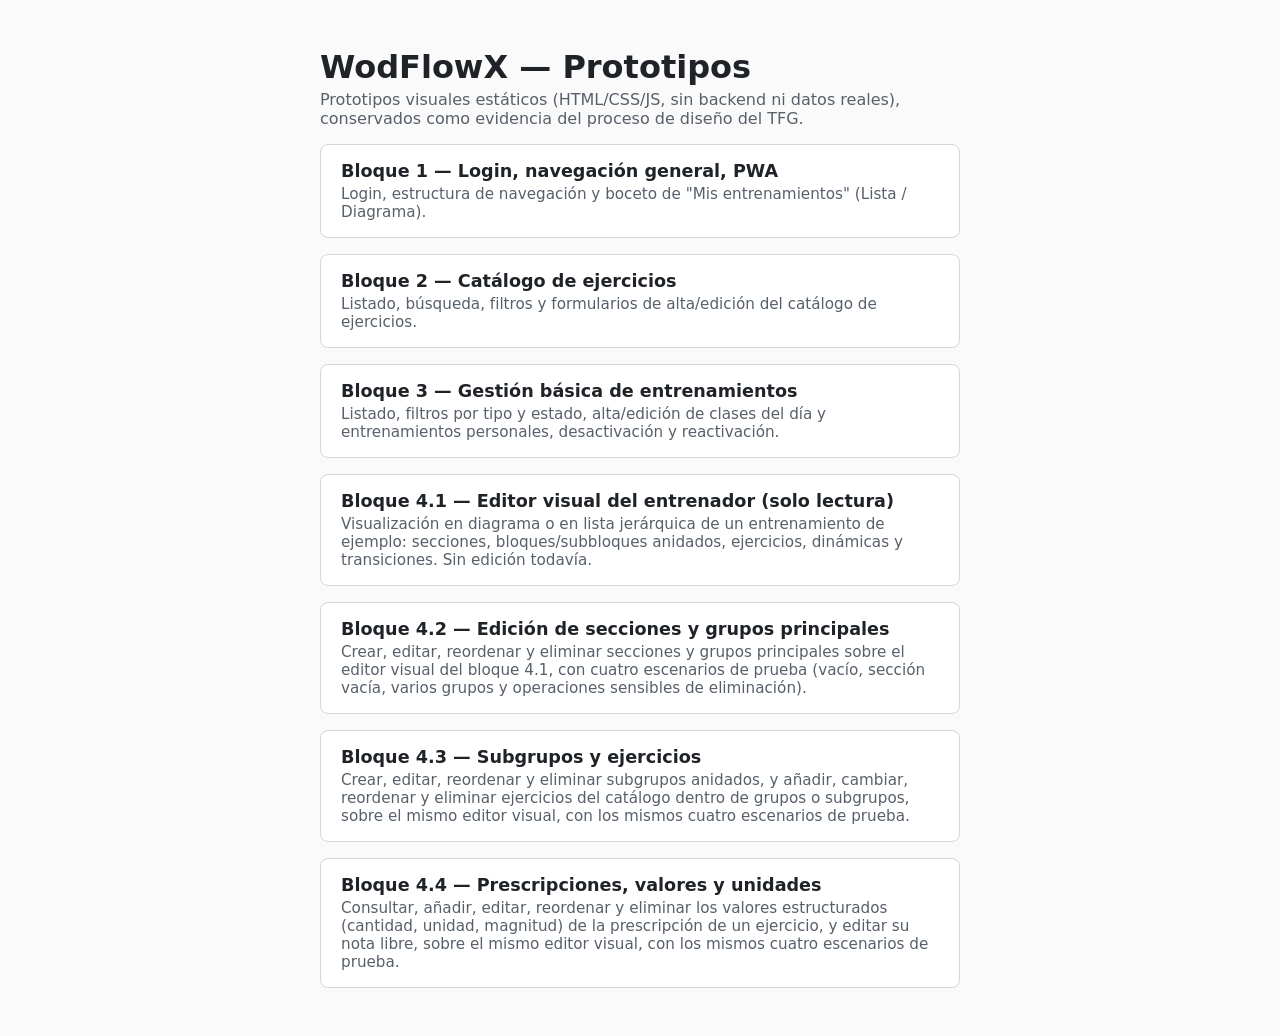
<file: index.html>
<!doctype html>
<html lang="es">
<head>
  <meta charset="UTF-8" />
  <meta name="viewport" content="width=device-width, initial-scale=1" />
  <title>WodFlowX — Prototipos</title>
  <style>
    body {
      font-family: system-ui, -apple-system, Segoe UI, Roboto, sans-serif;
      max-width: 640px;
      margin: 3rem auto;
      padding: 0 1.5rem;
      color: #1f2328;
      background: #fafafa;
    }
    h1 { margin-bottom: 0.25rem; }
    p.subtitle { color: #57606a; margin-top: 0; }
    .block {
      display: block;
      border: 1px solid #d0d7de;
      border-radius: 8px;
      padding: 1rem 1.25rem;
      margin: 1rem 0;
      text-decoration: none;
      color: inherit;
      background: #fff;
    }
    .block:hover { border-color: #1f8a70; }
    .block h2 { margin: 0 0 0.25rem; font-size: 1.1rem; }
    .block p { margin: 0; color: #57606a; font-size: 0.95rem; }
  </style>
</head>
<body>
  <h1>WodFlowX — Prototipos</h1>
  <p class="subtitle">
    Prototipos visuales estáticos (HTML/CSS/JS, sin backend ni datos reales),
    conservados como evidencia del proceso de diseño del TFG.
  </p>

  <a class="block" href="bloque1/index.html">
    <h2>Bloque 1 — Login, navegación general, PWA</h2>
    <p>Login, estructura de navegación y boceto de "Mis entrenamientos" (Lista / Diagrama).</p>
  </a>

  <a class="block" href="bloque2/inicio.html">
    <h2>Bloque 2 — Catálogo de ejercicios</h2>
    <p>Listado, búsqueda, filtros y formularios de alta/edición del catálogo de ejercicios.</p>
  </a>

  <a class="block" href="bloque3/inicio.html">
    <h2>Bloque 3 — Gestión básica de entrenamientos</h2>
    <p>Listado, filtros por tipo y estado, alta/edición de clases del día y entrenamientos personales, desactivación y reactivación.</p>
  </a>

  <a class="block" href="bloque4/4.1-visualizacion/entrenamientos.html">
    <h2>Bloque 4.1 — Editor visual del entrenador (solo lectura)</h2>
    <p>Visualización en diagrama o en lista jerárquica de un entrenamiento de ejemplo: secciones, bloques/subbloques anidados, ejercicios, dinámicas y transiciones. Sin edición todavía.</p>
  </a>

  <a class="block" href="bloque4/4.2-edicion-secciones-grupos/entrenamientos.html">
    <h2>Bloque 4.2 — Edición de secciones y grupos principales</h2>
    <p>Crear, editar, reordenar y eliminar secciones y grupos principales sobre el editor visual del bloque 4.1, con cuatro escenarios de prueba (vacío, sección vacía, varios grupos y operaciones sensibles de eliminación).</p>
  </a>

  <a class="block" href="bloque4/4.3-subgrupos-ejercicios/entrenamientos.html">
    <h2>Bloque 4.3 — Subgrupos y ejercicios</h2>
    <p>Crear, editar, reordenar y eliminar subgrupos anidados, y añadir, cambiar, reordenar y eliminar ejercicios del catálogo dentro de grupos o subgrupos, sobre el mismo editor visual, con los mismos cuatro escenarios de prueba.</p>
  </a>

  <a class="block" href="bloque4/4.4-prescripciones-valores/entrenamientos.html">
    <h2>Bloque 4.4 — Prescripciones, valores y unidades</h2>
    <p>Consultar, añadir, editar, reordenar y eliminar los valores estructurados (cantidad, unidad, magnitud) de la prescripción de un ejercicio, y editar su nota libre, sobre el mismo editor visual, con los mismos cuatro escenarios de prueba.</p>
  </a>
</body>
</html>
</file>
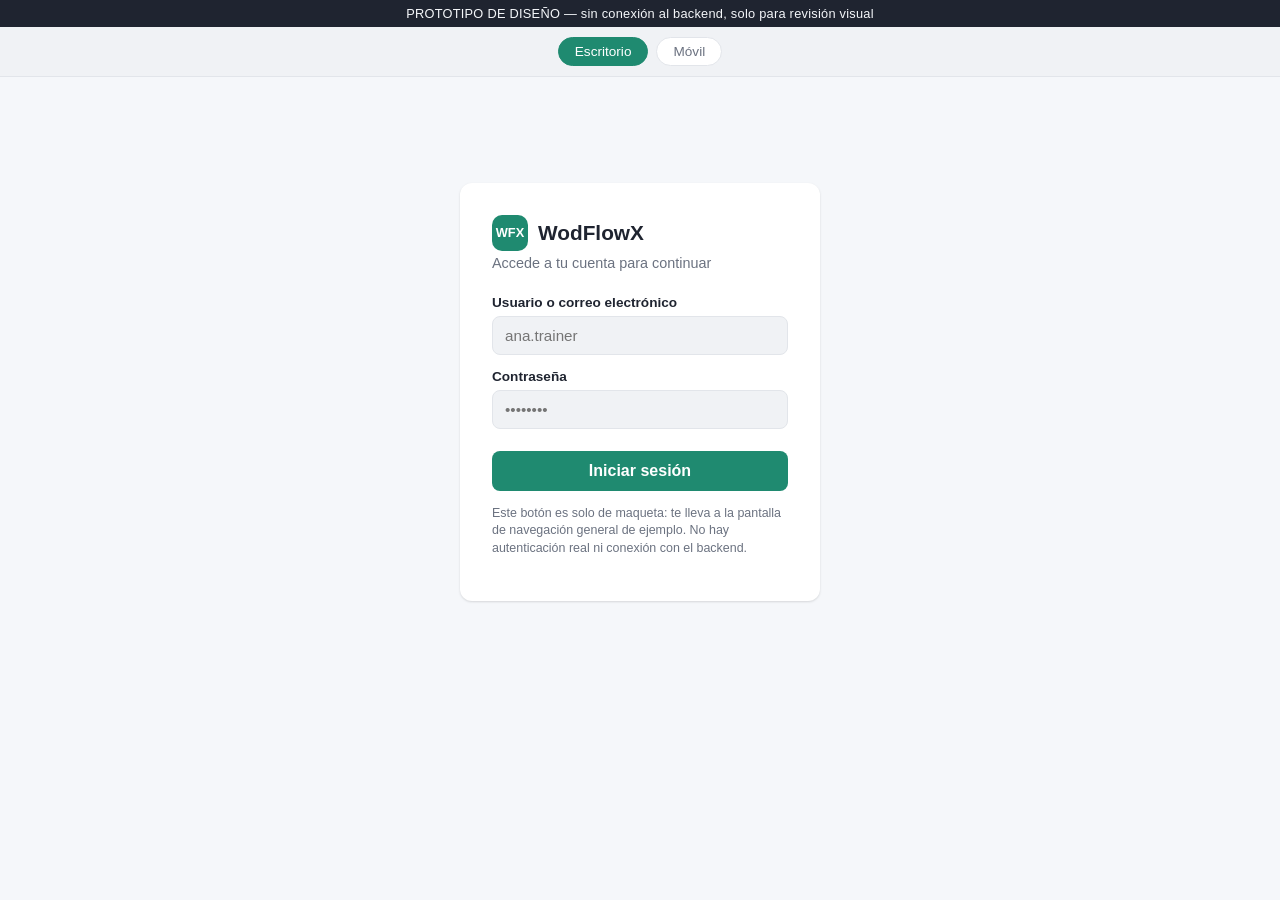
<file: bloque1/index.html>
<!DOCTYPE html>
<html lang="es">
<head>
  <meta charset="UTF-8" />
  <meta name="viewport" content="width=device-width, initial-scale=1.0" />
  <title>WodFlowX — Prototipo: Login</title>
  <link rel="stylesheet" href="styles.css" />
</head>
<body class="device-desktop">
  <div class="proto-banner">PROTOTIPO DE DISEÑO — sin conexión al backend, solo para revisión visual</div>
  <div class="device-toggle">
    <button class="toggle-btn active" data-device="desktop">Escritorio</button>
    <button class="toggle-btn" data-device="mobile">Móvil</button>
  </div>

  <main class="login-screen">
    <div class="login-card">
      <div class="brand">
        <span class="brand-mark">WFX</span>
        <h1>WodFlowX</h1>
      </div>
      <p class="login-subtitle">Accede a tu cuenta para continuar</p>
      <form class="login-form" onsubmit="return false;">
        <label for="username">Usuario o correo electrónico</label>
        <input id="username" type="text" placeholder="ana.trainer" />
        <label for="password">Contraseña</label>
        <input id="password" type="password" placeholder="••••••••" />
        <a class="login-submit" href="navegacion.html">Iniciar sesión</a>
        <p class="login-note">
          Este botón es solo de maqueta: te lleva a la pantalla de navegación general de ejemplo.
          No hay autenticación real ni conexión con el backend.
        </p>
      </form>
    </div>
  </main>

  <script src="script.js"></script>
</body>
</html>
</file>
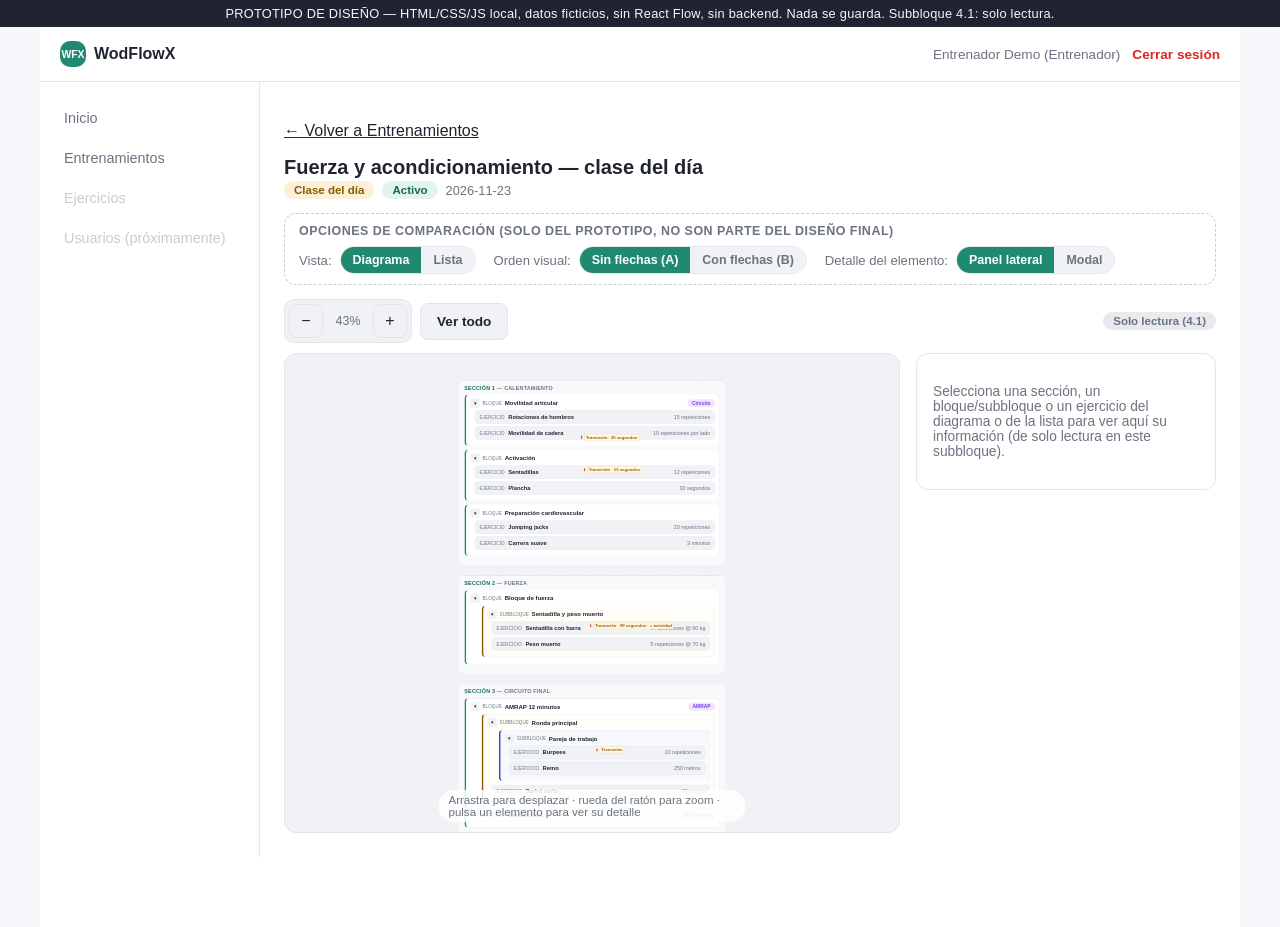
<file: bloque4/4.1-visualizacion/index.html>
<!DOCTYPE html>
<html lang="es">
<head>
  <meta charset="UTF-8" />
  <meta name="viewport" content="width=device-width, initial-scale=1.0" />
  <title>WodFlowX — Prototipo bloque 4.1: Editor visual (solo lectura)</title>
  <link rel="stylesheet" href="shared.css" />
  <link rel="stylesheet" href="editor.css" />
</head>
<body>
  <div class="proto-banner">PROTOTIPO DE DISEÑO — HTML/CSS/JS local, datos ficticios, sin React Flow, sin backend. Nada se guarda. Subbloque 4.1: solo lectura.</div>

  <div class="app-shell">
    <header class="app-topbar">
      <div class="brand-mini">
        <span class="brand-mark">WFX</span>
        WodFlowX
      </div>
      <div class="user-chip desktop-only">
        Entrenador Demo (Entrenador)
        <button class="logout-link" type="button" disabled>Cerrar sesión</button>
      </div>
      <button class="menu-toggle mobile-only" aria-label="Abrir menú" aria-expanded="false">☰ Menú</button>
    </header>

    <nav class="mobile-menu">
      <a class="mobile-menu-item" href="../../bloque1/index.html">Inicio</a>
      <a class="mobile-menu-item" href="entrenamientos.html">Entrenamientos</a>
      <span class="mobile-menu-item disabled">Ejercicios (ya implementado — bloque 2)</span>
      <span class="mobile-menu-item disabled">Usuarios (próximamente)</span>
      <span class="mobile-menu-item logout">Cerrar sesión</span>
    </nav>

    <div class="app-body">
      <nav class="app-sidenav">
        <a class="nav-item" href="../../bloque1/index.html">Inicio</a>
        <a class="nav-item" href="entrenamientos.html">Entrenamientos</a>
        <span class="nav-item disabled">Ejercicios</span>
        <span class="nav-item disabled">Usuarios (próximamente)</span>
      </nav>

      <main class="app-content">
        <p><a href="entrenamientos.html">&larr; Volver a Entrenamientos</a></p>

        <div class="editor-header">
          <div class="editor-header-title">
            <h1 id="workoutTitle">Entrenamiento</h1>
            <div class="editor-header-meta" id="workoutMeta"></div>
          </div>
        </div>

        <div class="compare-panel">
          <h2>Opciones de comparación (solo del prototipo, no son parte del diseño final)</h2>
          <div class="compare-row">
            <div class="compare-group">
              <span class="compare-label">Vista:</span>
              <div class="seg-control" id="segView">
                <button type="button" data-value="diagram" class="active">Diagrama</button>
                <button type="button" data-value="list">Lista</button>
              </div>
            </div>
            <div class="compare-group">
              <span class="compare-label">Orden visual:</span>
              <div class="seg-control" id="segOrder">
                <button type="button" data-value="A" class="active">Sin flechas (A)</button>
                <button type="button" data-value="B">Con flechas (B)</button>
              </div>
            </div>
            <div class="compare-group">
              <span class="compare-label">Detalle del elemento:</span>
              <div class="seg-control" id="segDetail">
                <button type="button" data-value="panel" class="active">Panel lateral</button>
                <button type="button" data-value="modal">Modal</button>
              </div>
            </div>
          </div>
        </div>

        <div class="editor-toolbar">
          <div class="toolbar-group">
            <button type="button" class="btn-icon" id="btnZoomOut" aria-label="Alejar">−</button>
            <span class="toolbar-zoom-level" id="zoomLevel">100%</span>
            <button type="button" class="btn-icon" id="btnZoomIn" aria-label="Acercar">+</button>
          </div>
          <button type="button" class="btn btn-secondary" id="btnFitView">Ver todo</button>
          <div class="toolbar-spacer"></div>
          <span class="badge badge-readonly">Solo lectura (4.1)</span>
        </div>

        <div class="editor-main">
          <div class="editor-stage">
            <div id="viewDiagram">
              <div class="canvas-viewport" id="canvasViewport">
                <div class="canvas-world" id="canvasWorld">
                  <svg class="canvas-svg-layer" id="canvasSvg" width="100" height="100"></svg>
                  <div class="canvas-tree" id="canvasTree"></div>
                </div>
                <span class="canvas-hint">Arrastra para desplazar · rueda del ratón para zoom · pulsa un elemento para ver su detalle</span>
              </div>
            </div>
            <div id="viewList" style="display:none;">
              <div class="hierarchy-list" id="hierarchyList"></div>
            </div>
          </div>

          <aside class="detail-panel" id="detailPanel">
            <div id="detailPanelBody">
              <p class="detail-panel-placeholder">Selecciona una sección, un bloque/subbloque o un ejercicio del diagrama o de la lista para ver aquí su información (de solo lectura en este subbloque).</p>
            </div>
          </aside>
        </div>
      </main>
    </div>
  </div>

  <!-- Modal de detalle (alternativa B de selección; también se usa siempre en móvil) -->
  <div class="modal-overlay" id="modalOverlay">
    <div class="modal" role="dialog" aria-modal="true" aria-labelledby="modalTitle">
      <div class="modal-header">
        <h2 id="modalTitle">Detalle</h2>
        <button class="modal-close" type="button" id="modalCloseBtn" aria-label="Cerrar">✕</button>
      </div>
      <div class="modal-body" id="modalBody"></div>
    </div>
  </div>

  <script src="nav.js"></script>
  <script src="data.js"></script>
  <script src="app.js"></script>
</body>
</html>
</file>
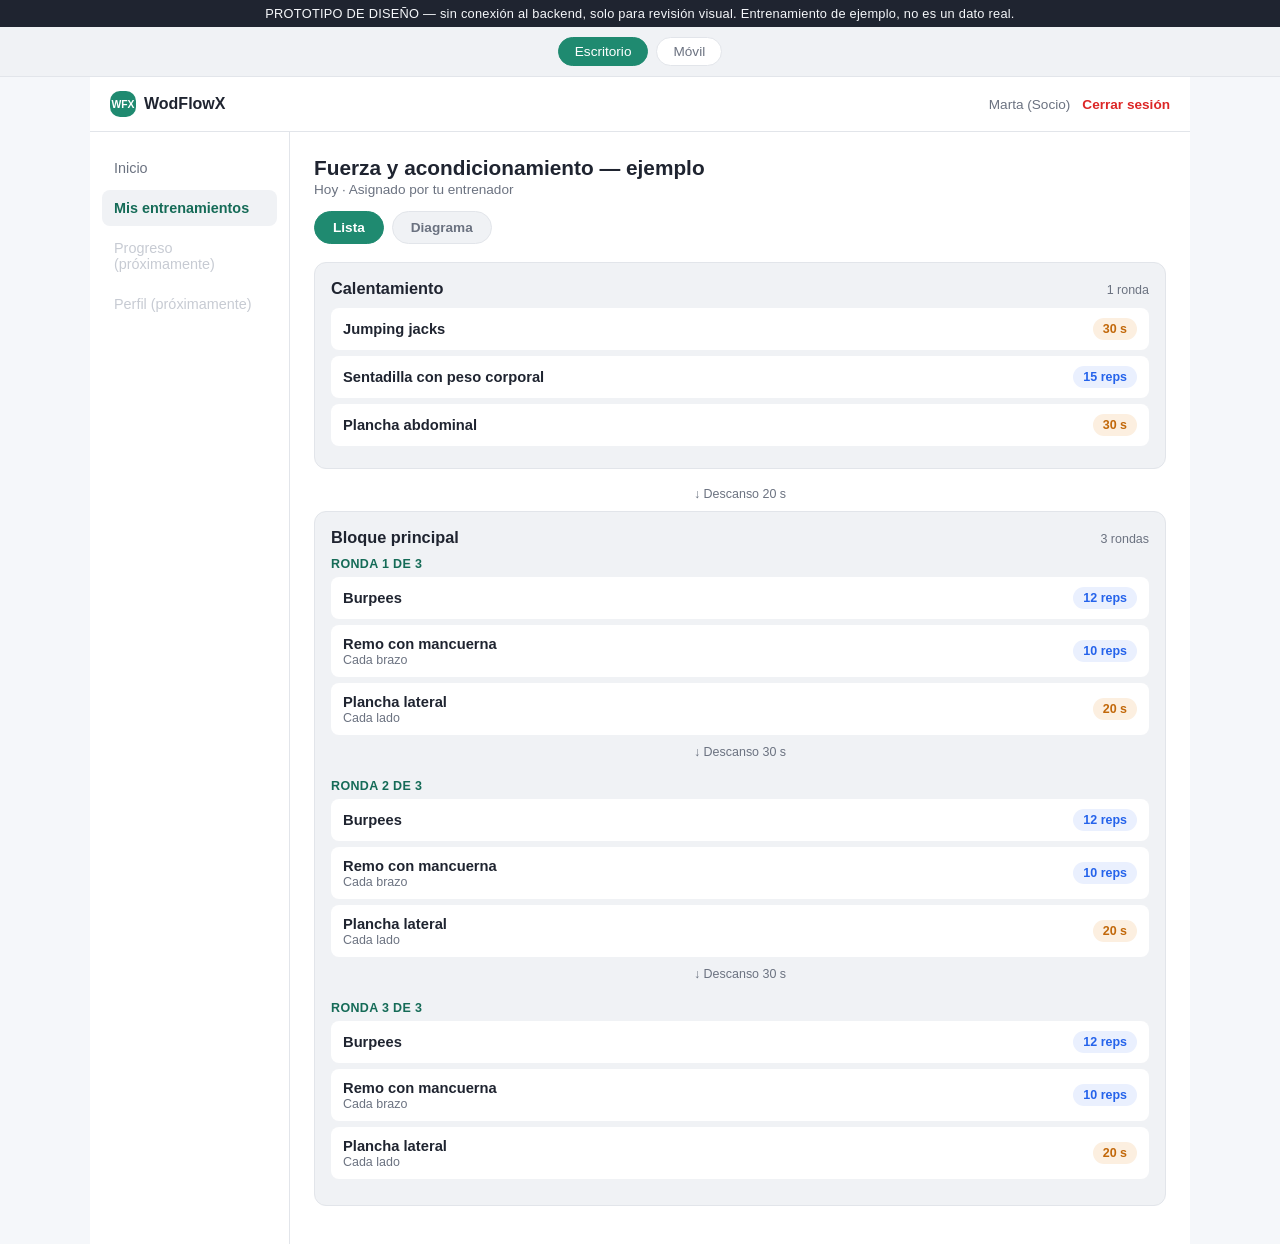
<file: bloque1/mis-entrenamientos.html>
<!DOCTYPE html>
<html lang="es">
<head>
  <meta charset="UTF-8" />
  <meta name="viewport" content="width=device-width, initial-scale=1.0" />
  <title>WodFlowX — Prototipo: Mis entrenamientos</title>
  <link rel="stylesheet" href="styles.css" />
</head>
<body class="device-desktop">
  <div class="proto-banner">PROTOTIPO DE DISEÑO — sin conexión al backend, solo para revisión visual. Entrenamiento de ejemplo, no es un dato real.</div>
  <div class="device-toggle">
    <button class="toggle-btn active" data-device="desktop">Escritorio</button>
    <button class="toggle-btn" data-device="mobile">Móvil</button>
  </div>

  <div class="app-shell">
    <header class="app-topbar">
      <div class="brand-mini">
        <span class="brand-mark">WFX</span>
        WodFlowX
      </div>
      <div class="user-chip desktop-only">
        Marta (Socio)
        <a class="logout-link" href="index.html">Cerrar sesión</a>
      </div>
      <button class="menu-toggle mobile-only" aria-label="Abrir menú" aria-expanded="false">☰ Menú</button>
    </header>

    <nav class="mobile-menu">
      <a class="mobile-menu-item" href="navegacion.html">Inicio</a>
      <a class="mobile-menu-item active" href="mis-entrenamientos.html">Mis entrenamientos</a>
      <a class="mobile-menu-item logout" href="index.html">Cerrar sesión</a>
    </nav>

    <div class="app-body">
      <nav class="app-sidenav">
        <a class="nav-item" href="navegacion.html">Inicio</a>
        <a class="nav-item active" href="mis-entrenamientos.html">Mis entrenamientos</a>
        <a class="nav-item disabled" href="#" onclick="return false;">Progreso (próximamente)</a>
        <a class="nav-item disabled" href="#" onclick="return false;">Perfil (próximamente)</a>
      </nav>

      <main class="app-content">
        <div class="workout-header">
          <h1 class="workout-title">Fuerza y acondicionamiento — ejemplo</h1>
          <div class="workout-meta">Hoy · Asignado por tu entrenador</div>
        </div>

        <div class="view-tabs">
          <button class="view-tab active" data-view="list">Lista</button>
          <button class="view-tab" data-view="diagram">Diagrama</button>
        </div>

        <!-- ===== Vista Lista ===== -->
        <div class="view-panel" id="view-list">
          <!-- Grupo 1: calentamiento, una sola ronda -->
          <section class="group-card">
            <div class="group-header">
              <span class="group-title">Calentamiento</span>
              <span class="group-badge">1 ronda</span>
            </div>

            <div class="exercise-row">
              <span class="exercise-name">Jumping jacks</span>
              <span class="badge badge-time">30 s</span>
            </div>
            <div class="exercise-row">
              <span class="exercise-name">Sentadilla con peso corporal</span>
              <span class="badge badge-reps">15 reps</span>
            </div>
            <div class="exercise-row">
              <span class="exercise-name">Plancha abdominal</span>
              <span class="badge badge-time">30 s</span>
            </div>
          </section>

          <div class="transition-row">↓ Descanso 20 s</div>

          <!-- Grupo 2: bloque principal, tres rondas -->
          <section class="group-card">
            <div class="group-header">
              <span class="group-title">Bloque principal</span>
              <span class="group-badge">3 rondas</span>
            </div>

            <div class="round-block">
              <div class="round-label">Ronda 1 de 3</div>
              <div class="exercise-row">
                <span class="exercise-name">Burpees</span>
                <span class="badge badge-reps">12 reps</span>
              </div>
              <div class="exercise-row">
                <span>
                  <span class="exercise-name">Remo con mancuerna</span>
                  <span class="exercise-note">Cada brazo</span>
                </span>
                <span class="badge badge-reps">10 reps</span>
              </div>
              <div class="exercise-row">
                <span>
                  <span class="exercise-name">Plancha lateral</span>
                  <span class="exercise-note">Cada lado</span>
                </span>
                <span class="badge badge-time">20 s</span>
              </div>
              <div class="transition-row">↓ Descanso 30 s</div>
            </div>

            <div class="round-block">
              <div class="round-label">Ronda 2 de 3</div>
              <div class="exercise-row">
                <span class="exercise-name">Burpees</span>
                <span class="badge badge-reps">12 reps</span>
              </div>
              <div class="exercise-row">
                <span>
                  <span class="exercise-name">Remo con mancuerna</span>
                  <span class="exercise-note">Cada brazo</span>
                </span>
                <span class="badge badge-reps">10 reps</span>
              </div>
              <div class="exercise-row">
                <span>
                  <span class="exercise-name">Plancha lateral</span>
                  <span class="exercise-note">Cada lado</span>
                </span>
                <span class="badge badge-time">20 s</span>
              </div>
              <div class="transition-row">↓ Descanso 30 s</div>
            </div>

            <div class="round-block">
              <div class="round-label">Ronda 3 de 3</div>
              <div class="exercise-row">
                <span class="exercise-name">Burpees</span>
                <span class="badge badge-reps">12 reps</span>
              </div>
              <div class="exercise-row">
                <span>
                  <span class="exercise-name">Remo con mancuerna</span>
                  <span class="exercise-note">Cada brazo</span>
                </span>
                <span class="badge badge-reps">10 reps</span>
              </div>
              <div class="exercise-row">
                <span>
                  <span class="exercise-name">Plancha lateral</span>
                  <span class="exercise-note">Cada lado</span>
                </span>
                <span class="badge badge-time">20 s</span>
              </div>
            </div>
          </section>
        </div>

        <!-- ===== Vista Diagrama (boceto de solo lectura, estilo React Flow) ===== -->
        <div class="view-panel" id="view-diagram" hidden>
          <p class="diagram-note">
            Solo lectura. Haz zoom con los botones o la rueda del ratón, y desplázate arrastrando el lienzo.
          </p>

          <div class="diagram-viewport">
            <div class="diagram-toolbar">
              <button class="zoom-btn" data-zoom="out" aria-label="Alejar">−</button>
              <button class="zoom-btn" data-zoom="in" aria-label="Acercar">+</button>
              <button class="zoom-btn zoom-reset" data-zoom="fit">Ver todo</button>
            </div>

            <div class="diagram-canvas">
              <svg class="diagram-edges" viewBox="0 0 700 460">
                <defs>
                  <marker id="arrow" viewBox="0 0 10 10" refX="8" refY="5" markerWidth="6" markerHeight="6" orient="auto-start-reverse">
                    <path d="M0,0 L10,5 L0,10 z" fill="#6b7280" />
                  </marker>
                </defs>

                <!-- Dentro del Grupo 1 -->
                <line x1="135" y1="120" x2="135" y2="165" stroke="#6b7280" stroke-width="2" marker-end="url(#arrow)" />
                <line x1="135" y1="235" x2="135" y2="280" stroke="#6b7280" stroke-width="2" marker-end="url(#arrow)" />

                <!-- Transición Grupo 1 -> Grupo 2 -->
                <path d="M230,315 C 275,315 280,85 320,85" fill="none" stroke="#6b7280" stroke-width="2" marker-end="url(#arrow)" />
                <text x="246" y="200" font-size="11" fill="#6b7280">Descanso 20 s</text>

                <!-- Dentro del Grupo 2 -->
                <line x1="425" y1="120" x2="425" y2="165" stroke="#6b7280" stroke-width="2" marker-end="url(#arrow)" />
                <line x1="425" y1="243" x2="425" y2="290" stroke="#6b7280" stroke-width="2" marker-end="url(#arrow)" />

                <!-- Bucle de repetición de rondas -->
                <path d="M530,329 C 630,329 630,85 530,85" fill="none" stroke="#1f8a70" stroke-width="2" stroke-dasharray="5 3" marker-end="url(#arrow)" />
                <text x="542" y="150" font-size="11" fill="#156b57">Repetir × 3</text>
                <text x="542" y="166" font-size="11" fill="#156b57">Descanso 30 s</text>
              </svg>

              <div class="diagram-node group-node" style="left:20px; top:20px; width:230px; height:400px;">
                <div class="diagram-group-label">Calentamiento · 1 ronda</div>
              </div>
              <div class="diagram-node group-node" style="left:300px; top:20px; width:250px; height:400px;">
                <div class="diagram-group-label">Bloque principal · × 3 rondas</div>
              </div>

              <div class="diagram-node diagram-exercise-node" style="left:40px; top:50px; width:190px; height:70px;">
                <span class="exercise-name">Jumping jacks</span>
                <span class="badge badge-time">30 s</span>
              </div>
              <div class="diagram-node diagram-exercise-node" style="left:40px; top:165px; width:190px; height:70px;">
                <span class="exercise-name">Sentadilla con peso corporal</span>
                <span class="badge badge-reps">15 reps</span>
              </div>
              <div class="diagram-node diagram-exercise-node" style="left:40px; top:280px; width:190px; height:70px;">
                <span class="exercise-name">Plancha abdominal</span>
                <span class="badge badge-time">30 s</span>
              </div>

              <div class="diagram-node diagram-exercise-node" style="left:320px; top:50px; width:210px; height:70px;">
                <span class="exercise-name">Burpees</span>
                <span class="badge badge-reps">12 reps</span>
              </div>
              <div class="diagram-node diagram-exercise-node" style="left:320px; top:165px; width:210px; height:78px;">
                <span class="exercise-name">Remo con mancuerna</span>
                <span class="exercise-note">Cada brazo</span>
                <span class="badge badge-reps">10 reps</span>
              </div>
              <div class="diagram-node diagram-exercise-node" style="left:320px; top:290px; width:210px; height:78px;">
                <span class="exercise-name">Plancha lateral</span>
                <span class="exercise-note">Cada lado</span>
                <span class="badge badge-time">20 s</span>
              </div>
            </div>
          </div>
        </div>
      </main>
    </div>
  </div>

  <script src="script.js"></script>
</body>
</html>
</file>
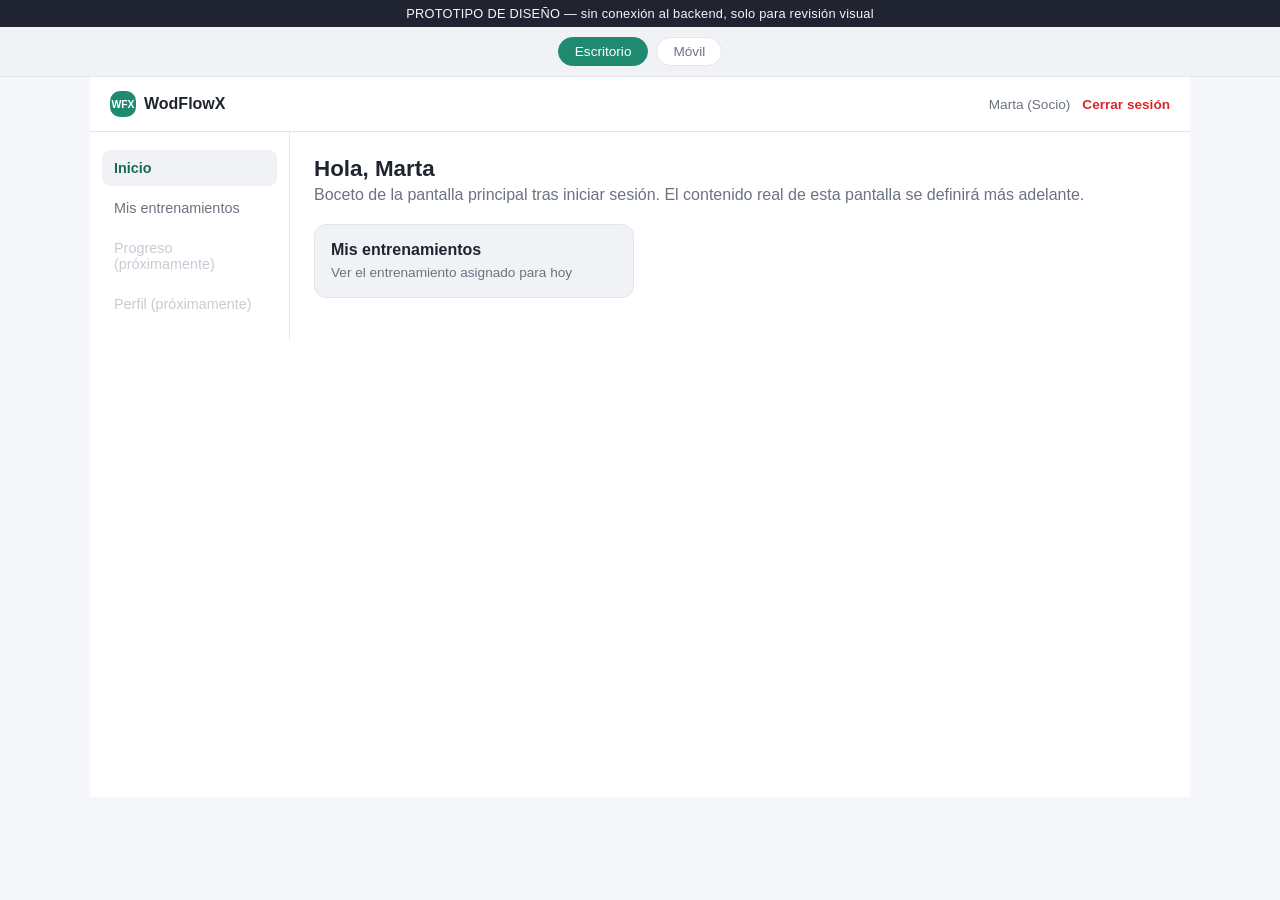
<file: bloque1/navegacion.html>
<!DOCTYPE html>
<html lang="es">
<head>
  <meta charset="UTF-8" />
  <meta name="viewport" content="width=device-width, initial-scale=1.0" />
  <title>WodFlowX — Prototipo: Navegación general</title>
  <link rel="stylesheet" href="styles.css" />
</head>
<body class="device-desktop">
  <div class="proto-banner">PROTOTIPO DE DISEÑO — sin conexión al backend, solo para revisión visual</div>
  <div class="device-toggle">
    <button class="toggle-btn active" data-device="desktop">Escritorio</button>
    <button class="toggle-btn" data-device="mobile">Móvil</button>
  </div>

  <div class="app-shell">
    <header class="app-topbar">
      <div class="brand-mini">
        <span class="brand-mark">WFX</span>
        WodFlowX
      </div>
      <div class="user-chip desktop-only">
        Marta (Socio)
        <a class="logout-link" href="index.html">Cerrar sesión</a>
      </div>
      <button class="menu-toggle mobile-only" aria-label="Abrir menú" aria-expanded="false">☰ Menú</button>
    </header>

    <nav class="mobile-menu">
      <a class="mobile-menu-item active" href="navegacion.html">Inicio</a>
      <a class="mobile-menu-item" href="mis-entrenamientos.html">Mis entrenamientos</a>
      <a class="mobile-menu-item logout" href="index.html">Cerrar sesión</a>
    </nav>

    <div class="app-body">
      <nav class="app-sidenav">
        <a class="nav-item active" href="navegacion.html">Inicio</a>
        <a class="nav-item" href="mis-entrenamientos.html">Mis entrenamientos</a>
        <a class="nav-item disabled" href="#" onclick="return false;">Progreso (próximamente)</a>
        <a class="nav-item disabled" href="#" onclick="return false;">Perfil (próximamente)</a>
      </nav>

      <main class="app-content">
        <div class="page-header">
          <h1>Hola, Marta</h1>
          <p>Boceto de la pantalla principal tras iniciar sesión. El contenido real de esta pantalla se definirá más adelante.</p>
        </div>

        <a class="shortcut-card" href="mis-entrenamientos.html">
          <strong>Mis entrenamientos</strong>
          <span>Ver el entrenamiento asignado para hoy</span>
        </a>
      </main>
    </div>
  </div>

  <script src="script.js"></script>
</body>
</html>
</file>
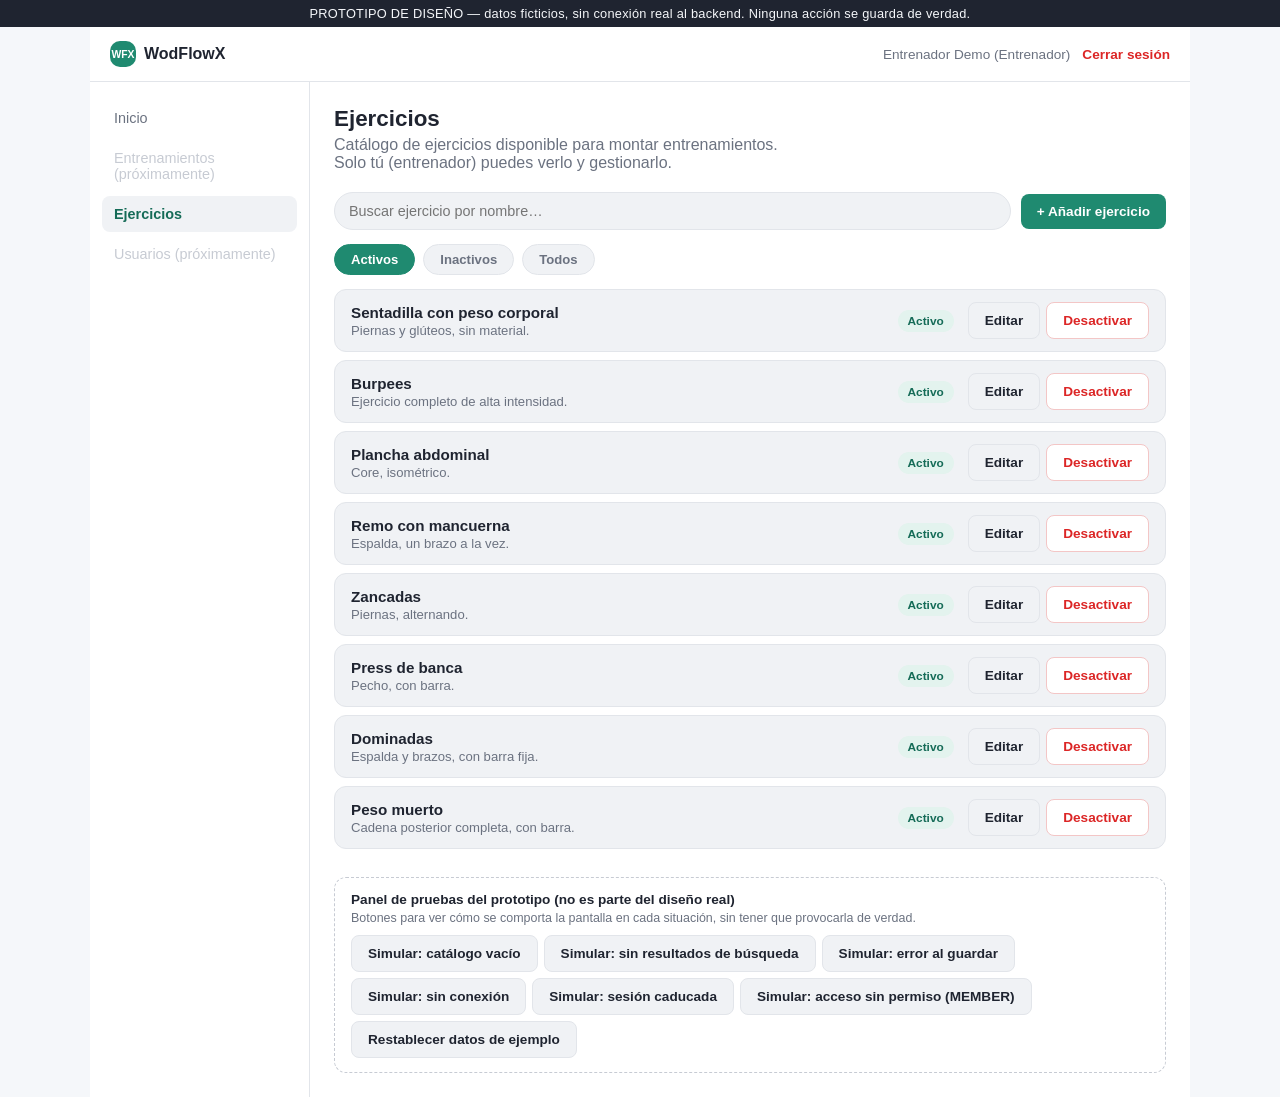
<file: bloque2/ejercicios.html>
<!DOCTYPE html>
<html lang="es">
<head>
  <meta charset="UTF-8" />
  <meta name="viewport" content="width=device-width, initial-scale=1.0" />
  <title>WodFlowX — Prototipo bloque 2: Ejercicios</title>
  <link rel="stylesheet" href="shared.css" />
  <link rel="stylesheet" href="catalog.css" />
</head>
<body>
  <div class="proto-banner">PROTOTIPO DE DISEÑO — datos ficticios, sin conexión real al backend. Ninguna acción se guarda de verdad.</div>

  <div class="app-shell">
    <header class="app-topbar">
      <div class="brand-mini">
        <span class="brand-mark">WFX</span>
        WodFlowX
      </div>
      <div class="user-chip desktop-only">
        Entrenador Demo (Entrenador)
        <button class="logout-link" type="button" disabled>Cerrar sesión</button>
      </div>
      <button class="menu-toggle mobile-only" aria-label="Abrir menú" aria-expanded="false">☰ Menú</button>
    </header>

    <nav class="mobile-menu">
      <a class="mobile-menu-item" href="inicio.html">Inicio</a>
      <span class="mobile-menu-item disabled">Entrenamientos (próximamente)</span>
      <a class="mobile-menu-item active" href="ejercicios.html">Ejercicios</a>
      <span class="mobile-menu-item disabled">Usuarios (próximamente)</span>
      <span class="mobile-menu-item logout">Cerrar sesión</span>
    </nav>

    <div class="app-body">
      <nav class="app-sidenav">
        <a class="nav-item" href="inicio.html">Inicio</a>
        <span class="nav-item disabled">Entrenamientos (próximamente)</span>
        <a class="nav-item active" href="ejercicios.html">Ejercicios</a>
        <span class="nav-item disabled">Usuarios (próximamente)</span>
      </nav>

      <main class="app-content">
        <div class="page-header">
          <h1>Ejercicios</h1>
          <p>Catálogo de ejercicios disponible para montar entrenamientos. Solo tú (entrenador) puedes verlo y gestionarlo.</p>
        </div>

        <!-- Avisos simulados: sin conexión / sesión caducada / sin permiso -->
        <div class="state-banner offline" id="bannerOffline">
          Sin conexión con el servidor. No se han podido cargar los cambios.
          <div><button class="btn btn-secondary" type="button" data-demo-retry>Reintentar</button></div>
        </div>
        <div class="state-banner unauthorized" id="bannerSession">
          Tu sesión ha caducado. Vuelve a iniciar sesión para continuar.
          <div><button class="btn btn-secondary" type="button" data-demo-retry>Simular nuevo inicio de sesión</button></div>
        </div>
        <div class="state-banner unauthorized" id="bannerForbidden">
          No tienes permiso para gestionar el catálogo de ejercicios (solo el entrenador puede).
        </div>

        <div class="catalog-toolbar">
          <input class="search-input" type="search" id="searchInput" placeholder="Buscar ejercicio por nombre…" />
          <button class="btn btn-primary" type="button" id="btnNuevo">+ Añadir ejercicio</button>
        </div>

        <div class="status-tabs" id="statusTabs">
          <button class="status-tab active" type="button" data-status="active">Activos</button>
          <button class="status-tab" type="button" data-status="inactive">Inactivos</button>
          <button class="status-tab" type="button" data-status="all">Todos</button>
        </div>

        <div id="loadingState" style="display:none;">
          <div class="exercise-list">
            <div class="skeleton-row"></div>
            <div class="skeleton-row"></div>
            <div class="skeleton-row"></div>
          </div>
        </div>

        <div class="exercise-list" id="exerciseList"></div>

        <div class="empty-state" id="emptyState" style="display:none;">
          <strong id="emptyTitle">No hay ejercicios</strong>
          <span id="emptyText">Todavía no se ha creado ningún ejercicio.</span>
        </div>

        <!-- Panel de simulación: solo del prototipo, no existe en la app real -->
        <div class="demo-panel">
          <h3>Panel de pruebas del prototipo (no es parte del diseño real)</h3>
          <p>Botones para ver cómo se comporta la pantalla en cada situación, sin tener que provocarla de verdad.</p>
          <div class="demo-actions">
            <button class="btn btn-secondary" type="button" data-demo="empty">Simular: catálogo vacío</button>
            <button class="btn btn-secondary" type="button" data-demo="no-results">Simular: sin resultados de búsqueda</button>
            <button class="btn btn-secondary" type="button" data-demo="save-error">Simular: error al guardar</button>
            <button class="btn btn-secondary" type="button" data-demo="offline">Simular: sin conexión</button>
            <button class="btn btn-secondary" type="button" data-demo="session">Simular: sesión caducada</button>
            <button class="btn btn-secondary" type="button" data-demo="forbidden">Simular: acceso sin permiso (MEMBER)</button>
            <button class="btn btn-secondary" type="button" data-demo="reset">Restablecer datos de ejemplo</button>
          </div>
        </div>
      </main>
    </div>
  </div>

  <!-- Modal de alta / edición -->
  <div class="modal-overlay" id="formModalOverlay">
    <div class="modal" role="dialog" aria-modal="true" aria-labelledby="formModalTitle">
      <div class="modal-header">
        <h2 id="formModalTitle">Nuevo ejercicio</h2>
        <button class="modal-close" type="button" data-close-modal aria-label="Cerrar">✕</button>
      </div>
      <div class="modal-body">
        <form id="exerciseForm" novalidate>
          <label for="fieldName">Nombre</label>
          <input type="text" id="fieldName" maxlength="255" />
          <p class="field-error" id="errorName" style="display:none;"></p>

          <label for="fieldDescription">Descripción (opcional)</label>
          <textarea id="fieldDescription" rows="3"></textarea>

          <label for="fieldImage">Imagen (URL, opcional)</label>
          <input type="text" id="fieldImage" placeholder="https://…" />
          <p class="form-note">No existe todavía un selector de archivo: el backend solo guarda una ruta/URL de texto, no permite subir una imagen.</p>

          <p class="modal-caution" id="editingCaution" style="display:none;"></p>
        </form>
      </div>
      <div class="modal-footer">
        <button class="btn btn-secondary" type="button" id="btnReactivarDesdeForm" style="display:none;">Reactivar</button>
        <button class="btn btn-secondary" type="button" data-close-modal>Cancelar</button>
        <button class="btn btn-primary" type="button" id="btnGuardar">Guardar</button>
      </div>
    </div>
  </div>

  <!-- Confirmación de desactivación -->
  <div class="modal-overlay" id="confirmModalOverlay">
    <div class="modal modal-small" role="dialog" aria-modal="true" aria-labelledby="confirmModalTitle">
      <div class="modal-header">
        <h2 id="confirmModalTitle">Desactivar ejercicio</h2>
        <button class="modal-close" type="button" data-close-modal aria-label="Cerrar">✕</button>
      </div>
      <div class="modal-body">
        <p id="confirmModalText"></p>
        <p class="modal-caution">Si este ejercicio se usa en algún entrenamiento ya creado, seguirá apareciendo en él. Solo dejará de poder añadirse a entrenamientos nuevos. Podrás reactivarlo cuando quieras.</p>
      </div>
      <div class="modal-footer">
        <button class="btn btn-secondary" type="button" data-close-modal>Cancelar</button>
        <button class="btn btn-outline-danger" type="button" id="btnConfirmarDesactivar">Desactivar</button>
      </div>
    </div>
  </div>

  <div class="toast-stack" id="toastStack"></div>

  <script src="nav.js"></script>
  <script src="catalog.js"></script>
</body>
</html>
</file>
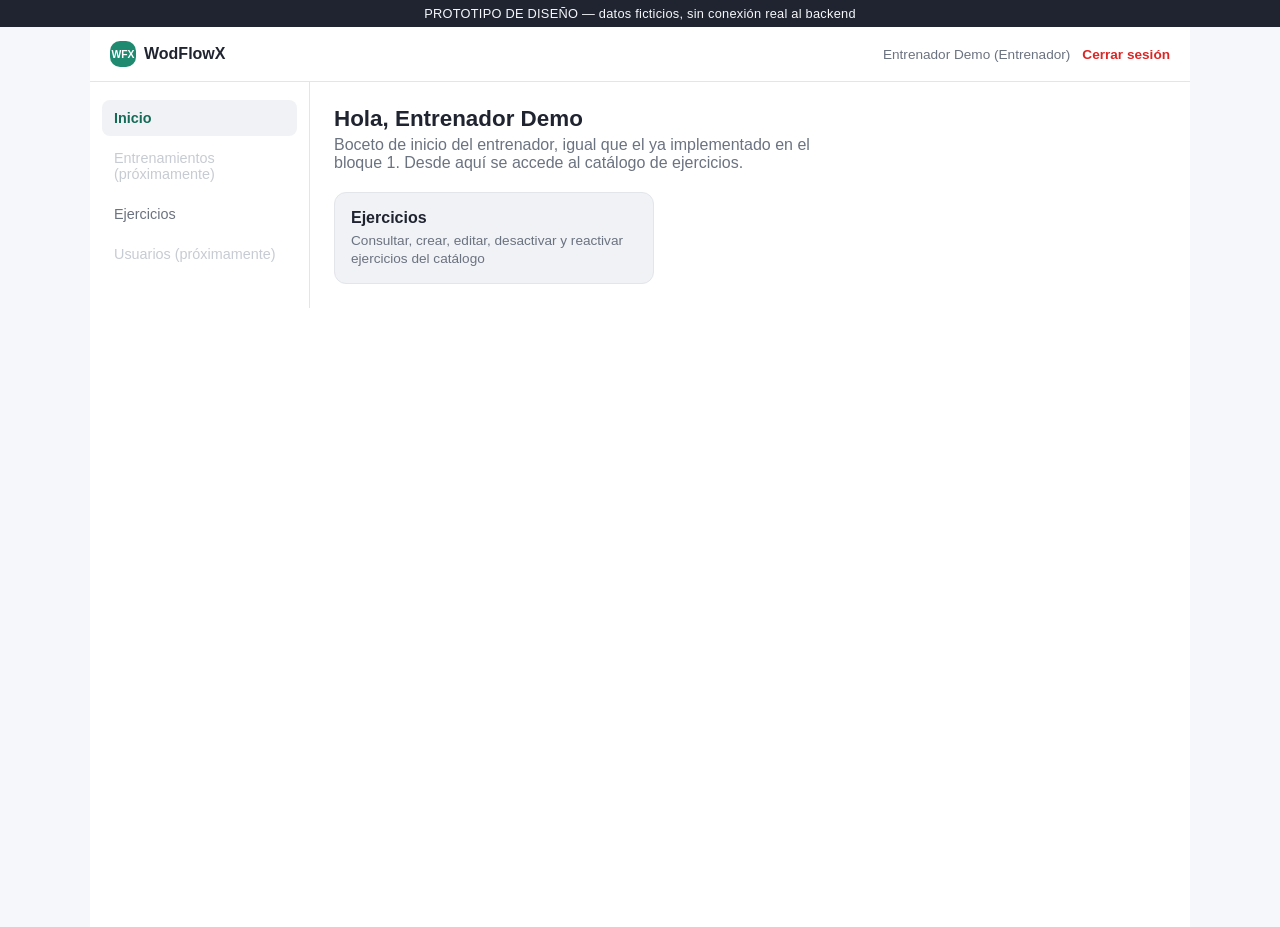
<file: bloque2/inicio.html>
<!DOCTYPE html>
<html lang="es">
<head>
  <meta charset="UTF-8" />
  <meta name="viewport" content="width=device-width, initial-scale=1.0" />
  <title>WodFlowX — Prototipo bloque 2: inicio TRAINER</title>
  <link rel="stylesheet" href="shared.css" />
</head>
<body>
  <div class="proto-banner">PROTOTIPO DE DISEÑO — datos ficticios, sin conexión real al backend</div>

  <div class="app-shell">
    <header class="app-topbar">
      <div class="brand-mini">
        <span class="brand-mark">WFX</span>
        WodFlowX
      </div>
      <div class="user-chip desktop-only">
        Entrenador Demo (Entrenador)
        <button class="logout-link" type="button" disabled>Cerrar sesión</button>
      </div>
      <button class="menu-toggle mobile-only" aria-label="Abrir menú" aria-expanded="false">☰ Menú</button>
    </header>

    <nav class="mobile-menu">
      <a class="mobile-menu-item active" href="inicio.html">Inicio</a>
      <span class="mobile-menu-item disabled">Entrenamientos (próximamente)</span>
      <a class="mobile-menu-item" href="ejercicios.html">Ejercicios</a>
      <span class="mobile-menu-item disabled">Usuarios (próximamente)</span>
      <span class="mobile-menu-item logout">Cerrar sesión</span>
    </nav>

    <div class="app-body">
      <nav class="app-sidenav">
        <a class="nav-item active" href="inicio.html">Inicio</a>
        <span class="nav-item disabled">Entrenamientos (próximamente)</span>
        <a class="nav-item" href="ejercicios.html">Ejercicios</a>
        <span class="nav-item disabled">Usuarios (próximamente)</span>
      </nav>

      <main class="app-content">
        <div class="page-header">
          <h1>Hola, Entrenador Demo</h1>
          <p>Boceto de inicio del entrenador, igual que el ya implementado en el bloque 1. Desde aquí se accede al catálogo de ejercicios.</p>
        </div>

        <a class="shortcut-card" href="ejercicios.html">
          <strong>Ejercicios</strong>
          <span>Consultar, crear, editar, desactivar y reactivar ejercicios del catálogo</span>
        </a>
      </main>
    </div>
  </div>

  <script src="nav.js"></script>
</body>
</html>
</file>
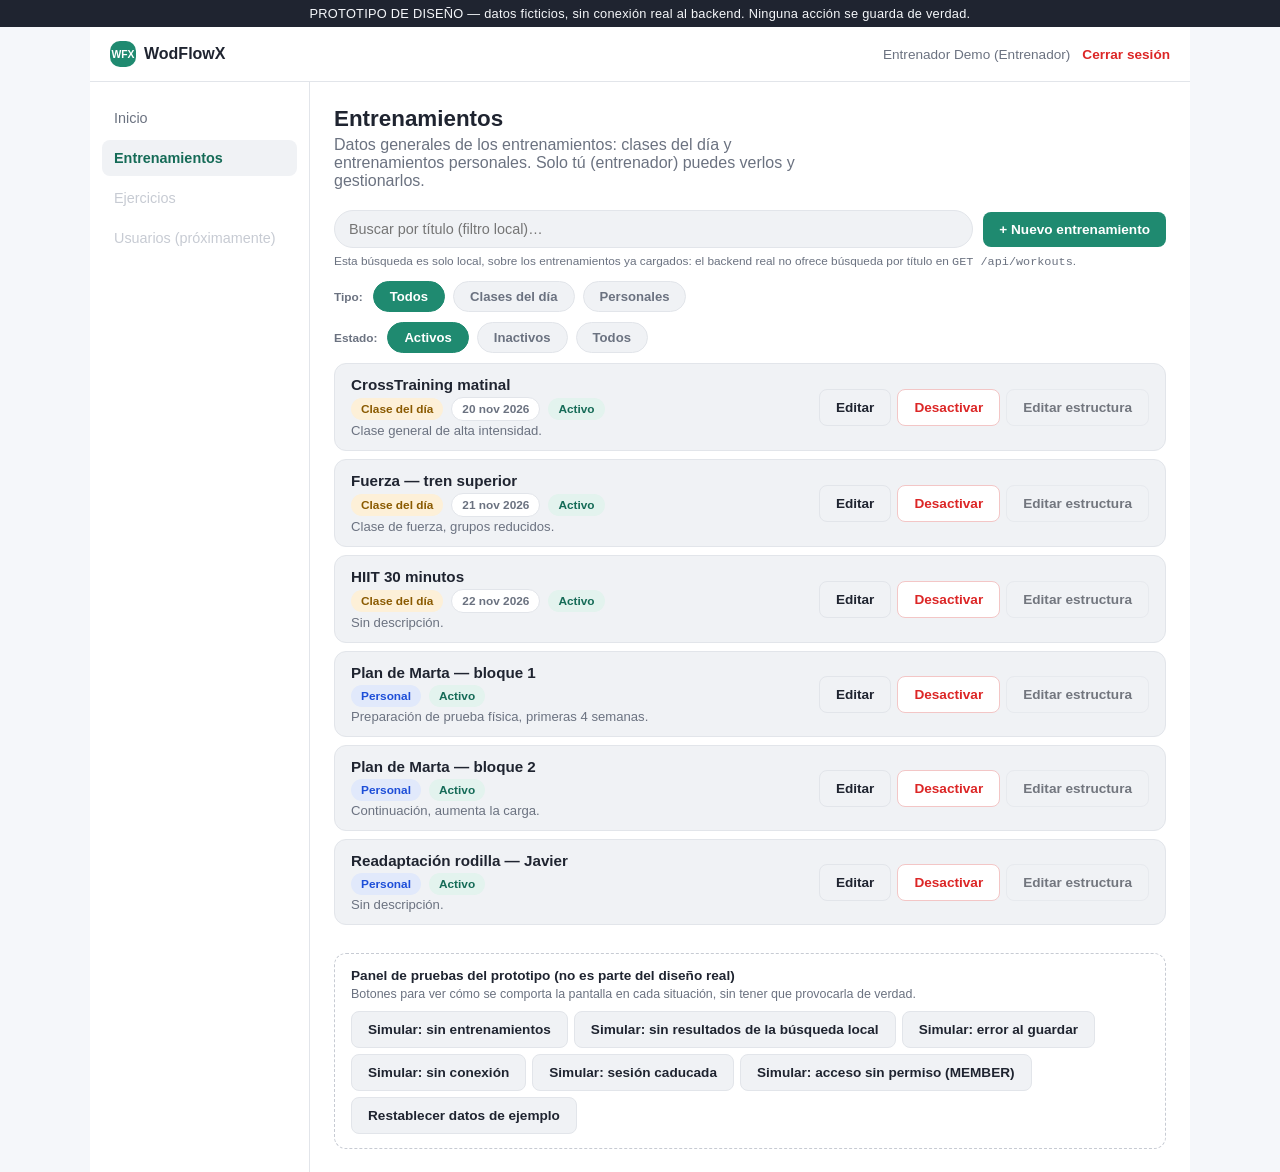
<file: bloque3/entrenamientos.html>
<!DOCTYPE html>
<html lang="es">
<head>
  <meta charset="UTF-8" />
  <meta name="viewport" content="width=device-width, initial-scale=1.0" />
  <title>WodFlowX — Prototipo bloque 3: Entrenamientos</title>
  <link rel="stylesheet" href="shared.css" />
  <link rel="stylesheet" href="workouts.css" />
</head>
<body>
  <div class="proto-banner">PROTOTIPO DE DISEÑO — datos ficticios, sin conexión real al backend. Ninguna acción se guarda de verdad.</div>

  <div class="app-shell">
    <header class="app-topbar">
      <div class="brand-mini">
        <span class="brand-mark">WFX</span>
        WodFlowX
      </div>
      <div class="user-chip desktop-only">
        Entrenador Demo (Entrenador)
        <button class="logout-link" type="button" disabled>Cerrar sesión</button>
      </div>
      <button class="menu-toggle mobile-only" aria-label="Abrir menú" aria-expanded="false">☰ Menú</button>
    </header>

    <nav class="mobile-menu">
      <a class="mobile-menu-item" href="inicio.html">Inicio</a>
      <a class="mobile-menu-item active" href="entrenamientos.html">Entrenamientos</a>
      <span class="mobile-menu-item disabled">Ejercicios (ya implementado — bloque 2, no incluido aquí)</span>
      <span class="mobile-menu-item disabled">Usuarios (próximamente)</span>
      <span class="mobile-menu-item logout">Cerrar sesión</span>
    </nav>

    <div class="app-body">
      <nav class="app-sidenav">
        <a class="nav-item" href="inicio.html">Inicio</a>
        <a class="nav-item active" href="entrenamientos.html">Entrenamientos</a>
        <span class="nav-item disabled">Ejercicios</span>
        <span class="nav-item disabled">Usuarios (próximamente)</span>
      </nav>

      <main class="app-content">
        <div class="page-header">
          <h1>Entrenamientos</h1>
          <p>Datos generales de los entrenamientos: clases del día y entrenamientos personales. Solo tú (entrenador) puedes verlos y gestionarlos.</p>
        </div>

        <!-- Avisos simulados: sin conexión / sesión caducada / sin permiso -->
        <div class="state-banner offline" id="bannerOffline">
          Sin conexión con el servidor. No se han podido cargar los cambios.
          <div><button class="btn btn-secondary" type="button" data-demo-retry>Reintentar</button></div>
        </div>
        <div class="state-banner unauthorized" id="bannerSession">
          Tu sesión ha caducado. Vuelve a iniciar sesión para continuar.
          <div><button class="btn btn-secondary" type="button" data-demo-retry>Simular nuevo inicio de sesión</button></div>
        </div>
        <div class="state-banner unauthorized" id="bannerForbidden">
          No tienes permiso para gestionar entrenamientos (solo el entrenador puede).
        </div>

        <div class="catalog-toolbar">
          <input class="search-input" type="search" id="searchInput" placeholder="Buscar por título (filtro local)…" />
          <button class="btn btn-primary" type="button" id="btnNuevo">+ Nuevo entrenamiento</button>
        </div>
        <p class="search-hint">
          Esta búsqueda es solo local, sobre los entrenamientos ya cargados: el backend real no ofrece
          búsqueda por título en <code>GET /api/workouts</code>.
        </p>

        <div class="filter-row" id="typeTabs" role="group" aria-label="Filtrar por tipo">
          <span class="filter-row-label">Tipo:</span>
          <button class="status-tab active" type="button" data-type="all">Todos</button>
          <button class="status-tab" type="button" data-type="DAILY_CLASS">Clases del día</button>
          <button class="status-tab" type="button" data-type="PERSONAL">Personales</button>
        </div>

        <div class="filter-row" id="statusTabs" role="group" aria-label="Filtrar por estado">
          <span class="filter-row-label">Estado:</span>
          <button class="status-tab active" type="button" data-status="active">Activos</button>
          <button class="status-tab" type="button" data-status="inactive">Inactivos</button>
          <button class="status-tab" type="button" data-status="all">Todos</button>
        </div>

        <div id="loadingState" style="display:none;">
          <div class="workout-list">
            <div class="skeleton-row"></div>
            <div class="skeleton-row"></div>
            <div class="skeleton-row"></div>
          </div>
        </div>

        <div class="workout-list" id="workoutList"></div>

        <div class="empty-state" id="emptyState" style="display:none;">
          <strong id="emptyTitle">No hay entrenamientos</strong>
          <span id="emptyText">Todavía no se ha creado ningún entrenamiento.</span>
        </div>

        <!-- Panel de simulación: solo del prototipo, no existe en la app real -->
        <div class="demo-panel">
          <h3>Panel de pruebas del prototipo (no es parte del diseño real)</h3>
          <p>Botones para ver cómo se comporta la pantalla en cada situación, sin tener que provocarla de verdad.</p>
          <div class="demo-actions">
            <button class="btn btn-secondary" type="button" data-demo="empty">Simular: sin entrenamientos</button>
            <button class="btn btn-secondary" type="button" data-demo="no-results">Simular: sin resultados de la búsqueda local</button>
            <button class="btn btn-secondary" type="button" data-demo="save-error">Simular: error al guardar</button>
            <button class="btn btn-secondary" type="button" data-demo="offline">Simular: sin conexión</button>
            <button class="btn btn-secondary" type="button" data-demo="session">Simular: sesión caducada</button>
            <button class="btn btn-secondary" type="button" data-demo="forbidden">Simular: acceso sin permiso (MEMBER)</button>
            <button class="btn btn-secondary" type="button" data-demo="reset">Restablecer datos de ejemplo</button>
          </div>
        </div>
      </main>
    </div>
  </div>

  <!-- Modal de alta / edición -->
  <div class="modal-overlay" id="formModalOverlay">
    <div class="modal" role="dialog" aria-modal="true" aria-labelledby="formModalTitle">
      <div class="modal-header">
        <h2 id="formModalTitle">Nuevo entrenamiento</h2>
        <button class="modal-close" type="button" data-close-modal aria-label="Cerrar">✕</button>
      </div>
      <div class="modal-body">
        <form id="workoutForm" novalidate>
          <!-- Alta: selector real. Edición: texto fijo (el tipo no se puede cambiar). -->
          <label for="fieldType" id="labelType">Tipo de entrenamiento</label>
          <select id="fieldType">
            <option value="DAILY_CLASS">Clase del día</option>
            <option value="PERSONAL">Personal</option>
          </select>
          <div class="field-static" id="fieldTypeStatic" style="display:none;"></div>
          <p class="field-hint" id="typeEditHint" style="display:none;">
            El tipo de un entrenamiento no se puede cambiar una vez creado.
          </p>

          <label for="fieldTitle">Título</label>
          <input type="text" id="fieldTitle" maxlength="255" />
          <p class="field-error" id="errorTitle" style="display:none;"></p>

          <label for="fieldDescription">Descripción (opcional)</label>
          <textarea id="fieldDescription" rows="3"></textarea>

          <div id="dateFieldWrapper">
            <label for="fieldDate" id="labelDate">Fecha</label>
            <input type="date" id="fieldDate" />
            <p class="field-hint" id="dateHint">Obligatoria para una clase del día.</p>
            <p class="field-error" id="errorDate" style="display:none;"></p>
          </div>

          <p class="modal-caution" id="editingCaution" style="display:none;"></p>
        </form>
      </div>
      <div class="modal-footer">
        <button class="btn btn-secondary" type="button" id="btnReactivarDesdeForm" style="display:none;">Reactivar</button>
        <button class="btn btn-secondary" type="button" data-close-modal>Cancelar</button>
        <button class="btn btn-primary" type="button" id="btnGuardar">Guardar</button>
      </div>
    </div>
  </div>

  <!-- Confirmación de desactivación -->
  <div class="modal-overlay" id="confirmModalOverlay">
    <div class="modal modal-small" role="dialog" aria-modal="true" aria-labelledby="confirmModalTitle">
      <div class="modal-header">
        <h2 id="confirmModalTitle">Desactivar entrenamiento</h2>
        <button class="modal-close" type="button" data-close-modal aria-label="Cerrar">✕</button>
      </div>
      <div class="modal-body">
        <p id="confirmModalText"></p>
        <p class="modal-caution">
          Dejará de estar activo, pero no se eliminará: conserva su estructura y las asignaciones que ya
          tenga. Podrás reactivarlo cuando quieras.
        </p>
      </div>
      <div class="modal-footer">
        <button class="btn btn-secondary" type="button" data-close-modal>Cancelar</button>
        <button class="btn btn-outline-danger" type="button" id="btnConfirmarDesactivar">Desactivar</button>
      </div>
    </div>
  </div>

  <div class="toast-stack" id="toastStack"></div>

  <script src="nav.js"></script>
  <script src="workouts.js"></script>
</body>
</html>
</file>
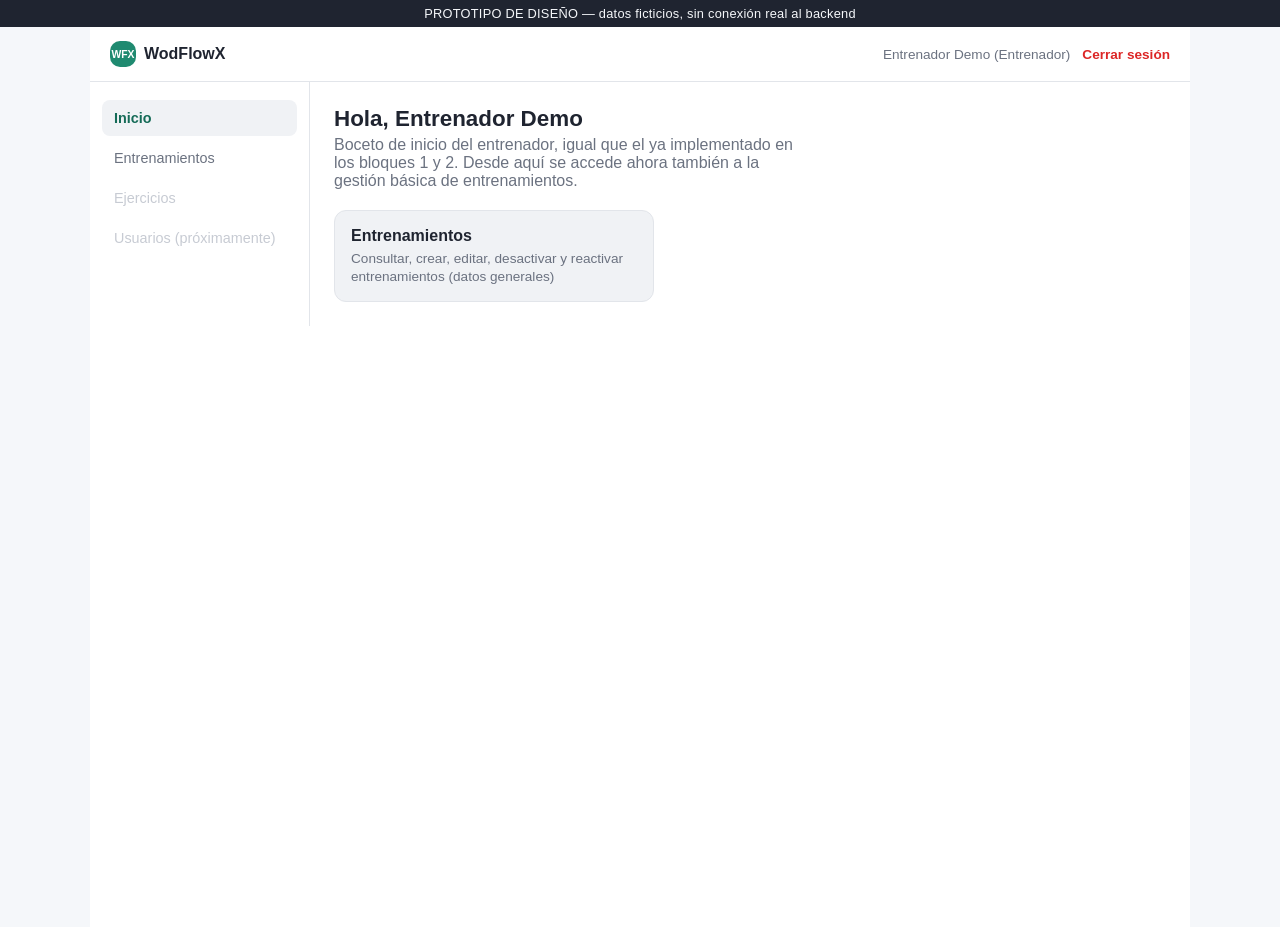
<file: bloque3/inicio.html>
<!DOCTYPE html>
<html lang="es">
<head>
  <meta charset="UTF-8" />
  <meta name="viewport" content="width=device-width, initial-scale=1.0" />
  <title>WodFlowX — Prototipo bloque 3: inicio TRAINER</title>
  <link rel="stylesheet" href="shared.css" />
</head>
<body>
  <div class="proto-banner">PROTOTIPO DE DISEÑO — datos ficticios, sin conexión real al backend</div>

  <div class="app-shell">
    <header class="app-topbar">
      <div class="brand-mini">
        <span class="brand-mark">WFX</span>
        WodFlowX
      </div>
      <div class="user-chip desktop-only">
        Entrenador Demo (Entrenador)
        <button class="logout-link" type="button" disabled>Cerrar sesión</button>
      </div>
      <button class="menu-toggle mobile-only" aria-label="Abrir menú" aria-expanded="false">☰ Menú</button>
    </header>

    <nav class="mobile-menu">
      <a class="mobile-menu-item active" href="inicio.html">Inicio</a>
      <a class="mobile-menu-item" href="entrenamientos.html">Entrenamientos</a>
      <span class="mobile-menu-item disabled">Ejercicios (ya implementado — bloque 2, no incluido aquí)</span>
      <span class="mobile-menu-item disabled">Usuarios (próximamente)</span>
      <span class="mobile-menu-item logout">Cerrar sesión</span>
    </nav>

    <div class="app-body">
      <nav class="app-sidenav">
        <a class="nav-item active" href="inicio.html">Inicio</a>
        <a class="nav-item" href="entrenamientos.html">Entrenamientos</a>
        <span class="nav-item disabled">Ejercicios</span>
        <span class="nav-item disabled">Usuarios (próximamente)</span>
      </nav>

      <main class="app-content">
        <div class="page-header">
          <h1>Hola, Entrenador Demo</h1>
          <p>
            Boceto de inicio del entrenador, igual que el ya implementado en los bloques 1 y 2.
            Desde aquí se accede ahora también a la gestión básica de entrenamientos.
          </p>
        </div>

        <a class="shortcut-card" href="entrenamientos.html">
          <strong>Entrenamientos</strong>
          <span>Consultar, crear, editar, desactivar y reactivar entrenamientos (datos generales)</span>
        </a>
      </main>
    </div>
  </div>

  <script src="nav.js"></script>
</body>
</html>
</file>
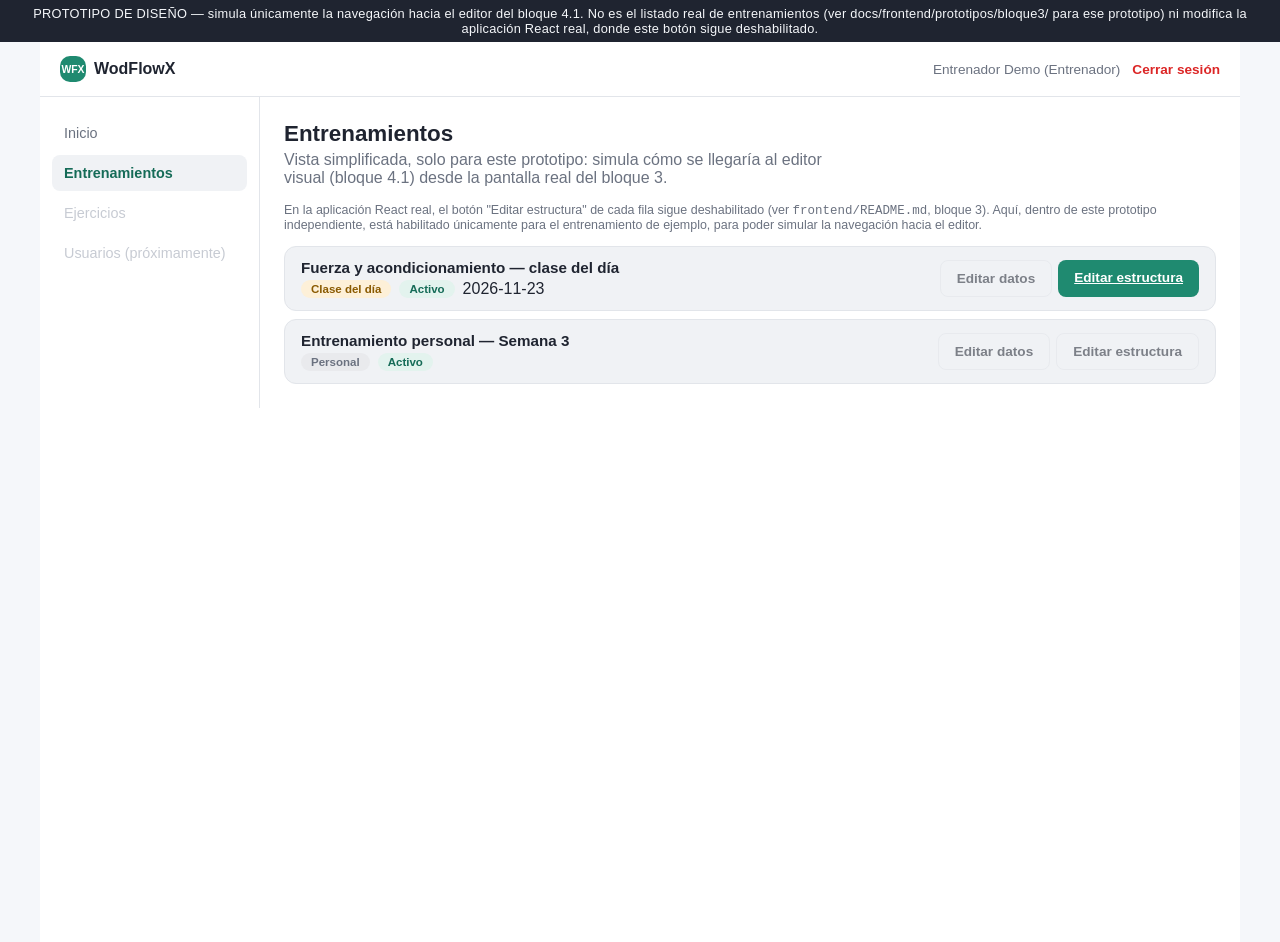
<file: bloque4/4.1-visualizacion/entrenamientos.html>
<!DOCTYPE html>
<html lang="es">
<head>
  <meta charset="UTF-8" />
  <meta name="viewport" content="width=device-width, initial-scale=1.0" />
  <title>WodFlowX — Prototipo bloque 4: punto de entrada al editor</title>
  <link rel="stylesheet" href="shared.css" />
  <link rel="stylesheet" href="editor.css" />
</head>
<body>
  <div class="proto-banner">PROTOTIPO DE DISEÑO — simula únicamente la navegación hacia el editor del bloque 4.1. No es el listado real de entrenamientos (ver docs/frontend/prototipos/bloque3/ para ese prototipo) ni modifica la aplicación React real, donde este botón sigue deshabilitado.</div>

  <div class="app-shell">
    <header class="app-topbar">
      <div class="brand-mini">
        <span class="brand-mark">WFX</span>
        WodFlowX
      </div>
      <div class="user-chip desktop-only">
        Entrenador Demo (Entrenador)
        <button class="logout-link" type="button" disabled>Cerrar sesión</button>
      </div>
      <button class="menu-toggle mobile-only" aria-label="Abrir menú" aria-expanded="false">☰ Menú</button>
    </header>

    <nav class="mobile-menu">
      <a class="mobile-menu-item" href="../../bloque1/index.html">Inicio</a>
      <a class="mobile-menu-item active" href="entrenamientos.html">Entrenamientos</a>
      <span class="mobile-menu-item disabled">Ejercicios (ya implementado — bloque 2)</span>
      <span class="mobile-menu-item disabled">Usuarios (próximamente)</span>
      <span class="mobile-menu-item logout">Cerrar sesión</span>
    </nav>

    <div class="app-body">
      <nav class="app-sidenav">
        <a class="nav-item" href="../../bloque1/index.html">Inicio</a>
        <a class="nav-item active" href="entrenamientos.html">Entrenamientos</a>
        <span class="nav-item disabled">Ejercicios</span>
        <span class="nav-item disabled">Usuarios (próximamente)</span>
      </nav>

      <main class="app-content">
        <div class="page-header">
          <h1>Entrenamientos</h1>
          <p>Vista simplificada, solo para este prototipo: simula cómo se llegaría al editor visual (bloque 4.1) desde la pantalla real del bloque 3.</p>
        </div>

        <p class="stub-note">
          En la aplicación React real, el botón "Editar estructura" de cada fila sigue deshabilitado (ver <code>frontend/README.md</code>, bloque 3). Aquí, dentro de este prototipo independiente, está habilitado únicamente para el entrenamiento de ejemplo, para poder simular la navegación hacia el editor.
        </p>

        <div class="stub-list">
          <div class="stub-row">
            <div class="stub-row-main">
              <div class="stub-row-title">Fuerza y acondicionamiento — clase del día</div>
              <div class="stub-row-meta">
                <span class="badge badge-daily">Clase del día</span>
                <span class="badge badge-active">Activo</span>
                <span>2026-11-23</span>
              </div>
            </div>
            <div class="stub-row-actions">
              <button class="btn btn-secondary" type="button" disabled>Editar datos</button>
              <a class="btn btn-primary" href="index.html">Editar estructura</a>
            </div>
          </div>

          <div class="stub-row">
            <div class="stub-row-main">
              <div class="stub-row-title">Entrenamiento personal — Semana 3</div>
              <div class="stub-row-meta">
                <span class="badge badge-readonly">Personal</span>
                <span class="badge badge-active">Activo</span>
              </div>
            </div>
            <div class="stub-row-actions">
              <button class="btn btn-secondary" type="button" disabled>Editar datos</button>
              <button class="btn btn-secondary" type="button" disabled title="Fuera del alcance de este prototipo: solo el primer entrenamiento tiene datos de ejemplo cargados">Editar estructura</button>
            </div>
          </div>
        </div>
      </main>
    </div>
  </div>

  <script src="nav.js"></script>
</body>
</html>
</file>
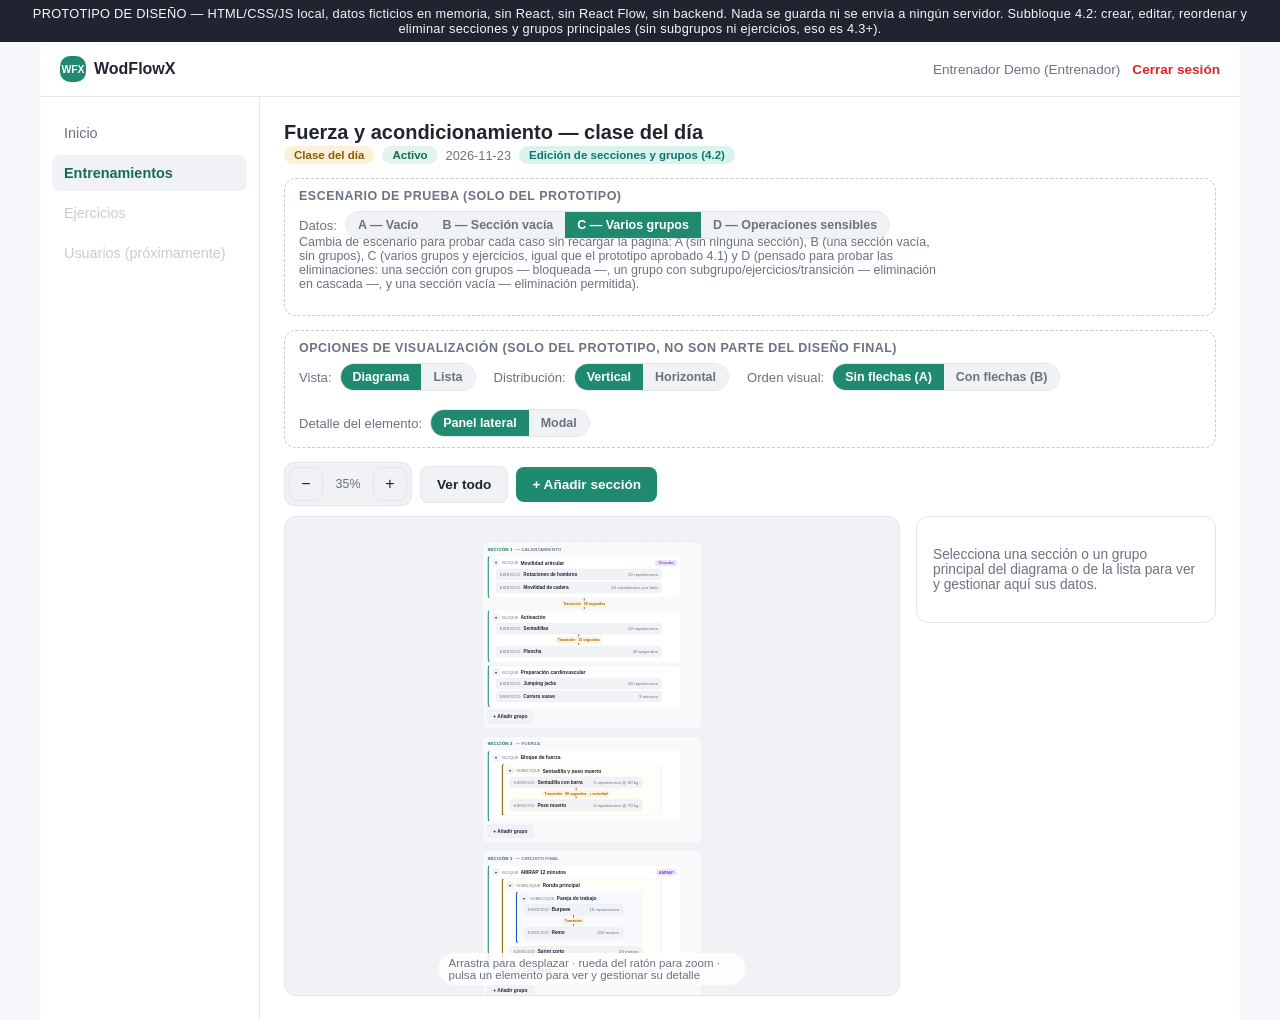
<file: bloque4/4.2-edicion-secciones-grupos/entrenamientos.html>
<!DOCTYPE html>
<html lang="es">
<head>
  <meta charset="UTF-8" />
  <meta name="viewport" content="width=device-width, initial-scale=1.0" />
  <title>WodFlowX — Prototipo bloque 4.2: edición de secciones y grupos</title>
  <link rel="stylesheet" href="shared.css" />
  <link rel="stylesheet" href="editor.css" />
</head>
<body>
  <div class="proto-banner">PROTOTIPO DE DISEÑO — HTML/CSS/JS local, datos ficticios en memoria, sin React, sin React Flow, sin backend. Nada se guarda ni se envía a ningún servidor. Subbloque 4.2: crear, editar, reordenar y eliminar secciones y grupos principales (sin subgrupos ni ejercicios, eso es 4.3+).</div>

  <div class="app-shell">
    <header class="app-topbar">
      <div class="brand-mini">
        <span class="brand-mark">WFX</span>
        WodFlowX
      </div>
      <div class="user-chip desktop-only">
        Entrenador Demo (Entrenador)
        <button class="logout-link" type="button" disabled>Cerrar sesión</button>
      </div>
      <button class="menu-toggle mobile-only" aria-label="Abrir menú" aria-expanded="false">☰ Menú</button>
    </header>

    <nav class="mobile-menu">
      <a class="mobile-menu-item" href="../../bloque1/index.html">Inicio</a>
      <a class="mobile-menu-item active" href="entrenamientos.html">Entrenamientos</a>
      <span class="mobile-menu-item disabled">Ejercicios (ya implementado — bloque 2)</span>
      <span class="mobile-menu-item disabled">Usuarios (próximamente)</span>
      <span class="mobile-menu-item logout">Cerrar sesión</span>
    </nav>

    <div class="app-body">
      <nav class="app-sidenav">
        <a class="nav-item" href="../../bloque1/index.html">Inicio</a>
        <a class="nav-item active" href="entrenamientos.html">Entrenamientos</a>
        <span class="nav-item disabled">Ejercicios</span>
        <span class="nav-item disabled">Usuarios (próximamente)</span>
      </nav>

      <main class="app-content">
        <div class="editor-header">
          <div class="editor-header-title">
            <h1 id="workoutTitle">Entrenamiento</h1>
            <div class="editor-header-meta" id="workoutMeta"></div>
          </div>
        </div>

        <div class="compare-panel">
          <h2>Escenario de prueba (solo del prototipo)</h2>
          <div class="compare-row">
            <div class="compare-group">
              <span class="compare-label">Datos:</span>
              <div class="seg-control" id="segScenario">
                <button type="button" data-action="set-scenario" data-key="A">A — Vacío</button>
                <button type="button" data-action="set-scenario" data-key="B">B — Sección vacía</button>
                <button type="button" data-action="set-scenario" data-key="C" class="active">C — Varios grupos</button>
                <button type="button" data-action="set-scenario" data-key="D">D — Operaciones sensibles</button>
              </div>
            </div>
          </div>
          <p class="scenario-note">Cambia de escenario para probar cada caso sin recargar la página: A (sin ninguna sección), B (una sección vacía, sin grupos), C (varios grupos y ejercicios, igual que el prototipo aprobado 4.1) y D (pensado para probar las eliminaciones: una sección con grupos — bloqueada —, un grupo con subgrupo/ejercicios/transición — eliminación en cascada —, y una sección vacía — eliminación permitida).</p>
        </div>

        <div class="empty-state" id="emptyWorkoutState" style="display:none;">
          <strong>Sin estructura todavía</strong>
          <span>Este entrenamiento todavía no tiene ninguna sección.</span>
          <button type="button" class="btn btn-primary" data-action="add-section">Añadir sección</button>
        </div>

        <div class="compare-panel" id="comparePanel">
          <h2>Opciones de visualización (solo del prototipo, no son parte del diseño final)</h2>
          <div class="compare-row">
            <div class="compare-group">
              <span class="compare-label">Vista:</span>
              <div class="seg-control" id="segView">
                <button type="button" data-value="diagram" class="active">Diagrama</button>
                <button type="button" data-value="list">Lista</button>
              </div>
            </div>
            <div class="compare-group">
              <span class="compare-label">Distribución:</span>
              <div class="seg-control" id="segLayout">
                <button type="button" data-value="vertical" class="active">Vertical</button>
                <button type="button" data-value="horizontal">Horizontal</button>
              </div>
            </div>
            <div class="compare-group">
              <span class="compare-label">Orden visual:</span>
              <div class="seg-control" id="segOrder">
                <button type="button" data-value="A" class="active">Sin flechas (A)</button>
                <button type="button" data-value="B">Con flechas (B)</button>
              </div>
            </div>
            <div class="compare-group">
              <span class="compare-label">Detalle del elemento:</span>
              <div class="seg-control" id="segDetail">
                <button type="button" data-value="panel" class="active">Panel lateral</button>
                <button type="button" data-value="modal">Modal</button>
              </div>
            </div>
          </div>
        </div>

        <div class="editor-toolbar" id="editorToolbar">
          <div class="toolbar-group">
            <button type="button" class="btn-icon" id="btnZoomOut" aria-label="Alejar">−</button>
            <span class="toolbar-zoom-level" id="zoomLevel">100%</span>
            <button type="button" class="btn-icon" id="btnZoomIn" aria-label="Acercar">+</button>
          </div>
          <button type="button" class="btn btn-secondary" id="btnFitView">Ver todo</button>
          <button type="button" class="btn btn-primary" data-action="add-section">+ Añadir sección</button>
          <div class="toolbar-spacer"></div>
        </div>

        <div class="editor-main" id="editorMain">
          <div class="editor-stage">
            <div id="viewDiagram">
              <div class="canvas-viewport" id="canvasViewport">
                <div class="canvas-world" id="canvasWorld">
                  <svg class="canvas-svg-layer" id="canvasSvg" width="100" height="100"></svg>
                  <div class="canvas-tree" id="canvasTree"></div>
                </div>
                <span class="canvas-hint">Arrastra para desplazar · rueda del ratón para zoom · pulsa un elemento para ver y gestionar su detalle</span>
              </div>
            </div>
            <div id="viewList" style="display:none;">
              <div class="hierarchy-list" id="hierarchyList"></div>
            </div>
          </div>

          <aside class="detail-panel" id="detailPanel">
            <div id="detailPanelBody">
              <p class="detail-panel-placeholder">Selecciona una sección o un grupo principal del diagrama o de la lista para ver y gestionar aquí sus datos.</p>
            </div>
          </aside>
        </div>
      </main>
    </div>
  </div>

  <!-- Modal de detalle (alternativa de selección en escritorio; siempre en móvil) -->
  <div class="modal-overlay" id="modalOverlay">
    <div class="modal" role="dialog" aria-modal="true" aria-labelledby="modalTitle">
      <div class="modal-header">
        <h2 id="modalTitle">Detalle</h2>
        <button class="modal-close" type="button" id="modalCloseBtn" aria-label="Cerrar">✕</button>
      </div>
      <div class="modal-body" id="modalBody"></div>
    </div>
  </div>

  <!-- Modal de formulario (alta/edición de sección o grupo) -->
  <div class="modal-overlay" id="formOverlay">
    <div class="modal" role="dialog" aria-modal="true" aria-labelledby="formTitle">
      <div class="modal-header">
        <h2 id="formTitle">Añadir sección</h2>
        <button class="modal-close" type="button" id="formCloseBtn" aria-label="Cerrar">✕</button>
      </div>
      <div class="modal-body" id="formBody"></div>
      <div class="modal-footer">
        <button type="button" class="btn btn-secondary" id="formCancelBtn">Cancelar</button>
        <button type="button" class="btn btn-primary" id="formSaveBtn">Guardar</button>
      </div>
    </div>
  </div>

  <!-- Modal de confirmación (eliminar / restricción bloqueada) -->
  <div class="modal-overlay confirm" id="confirmOverlay">
    <div class="modal" role="alertdialog" aria-modal="true" aria-labelledby="confirmTitle">
      <div class="modal-header">
        <h2 id="confirmTitle">Confirmar</h2>
      </div>
      <div class="modal-body" id="confirmBody"></div>
      <div class="modal-footer">
        <button type="button" class="btn btn-secondary" id="confirmCancelBtn">Cancelar</button>
        <button type="button" class="btn btn-danger" id="confirmOkBtn">Eliminar</button>
      </div>
    </div>
  </div>

  <script src="nav.js"></script>
  <script src="data.js"></script>
  <script src="app.js"></script>
</body>
</html>
</file>
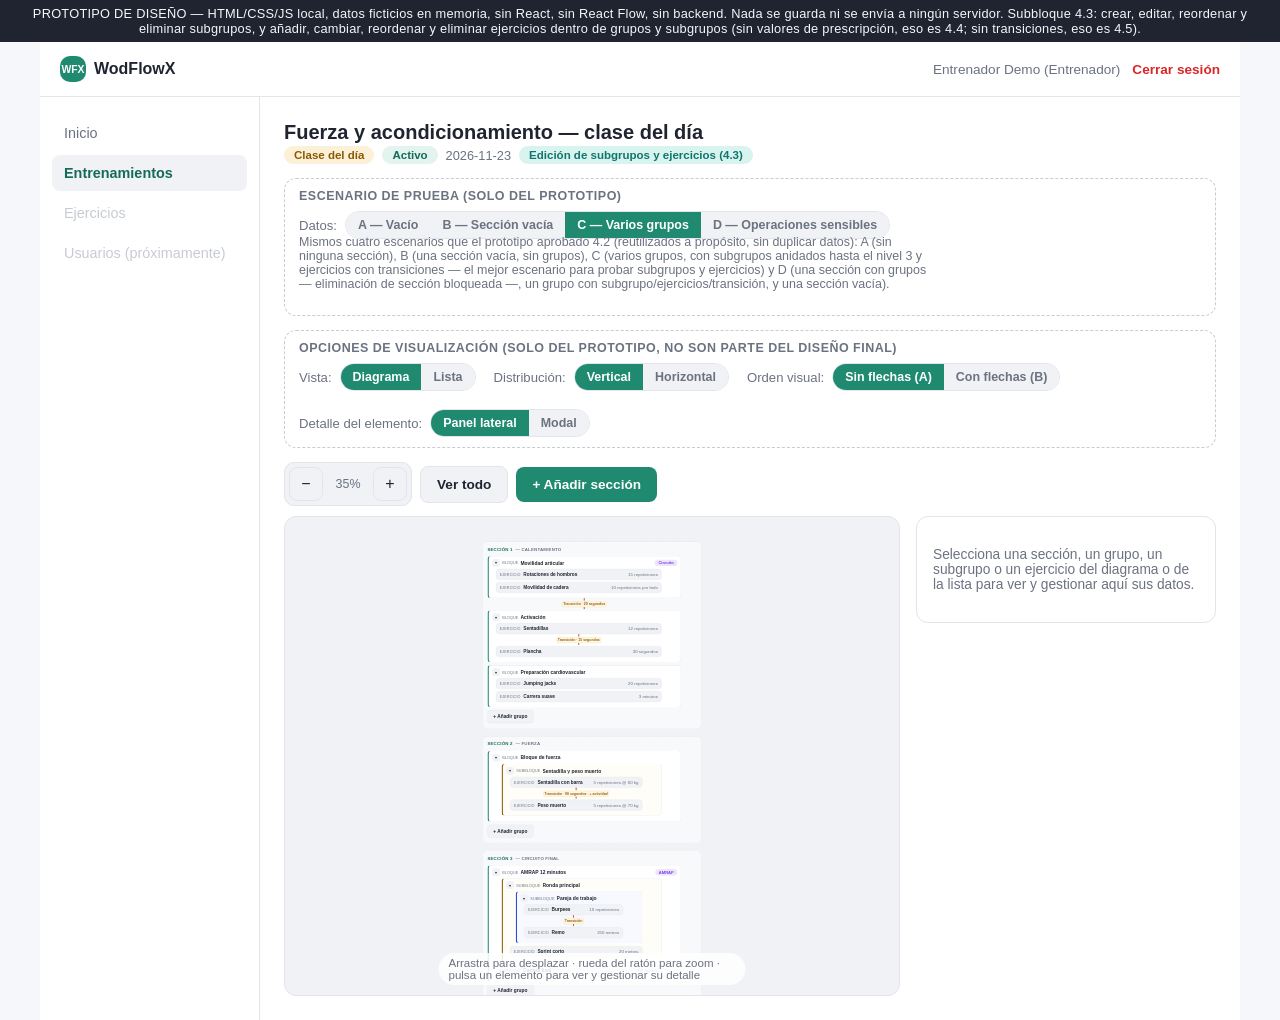
<file: bloque4/4.3-subgrupos-ejercicios/entrenamientos.html>
<!DOCTYPE html>
<html lang="es">
<head>
  <meta charset="UTF-8" />
  <meta name="viewport" content="width=device-width, initial-scale=1.0" />
  <title>WodFlowX — Prototipo bloque 4.3: subgrupos y ejercicios</title>
  <link rel="stylesheet" href="shared.css" />
  <link rel="stylesheet" href="editor.css" />
</head>
<body>
  <div class="proto-banner">PROTOTIPO DE DISEÑO — HTML/CSS/JS local, datos ficticios en memoria, sin React, sin React Flow, sin backend. Nada se guarda ni se envía a ningún servidor. Subbloque 4.3: crear, editar, reordenar y eliminar subgrupos, y añadir, cambiar, reordenar y eliminar ejercicios dentro de grupos y subgrupos (sin valores de prescripción, eso es 4.4; sin transiciones, eso es 4.5).</div>

  <div class="app-shell">
    <header class="app-topbar">
      <div class="brand-mini">
        <span class="brand-mark">WFX</span>
        WodFlowX
      </div>
      <div class="user-chip desktop-only">
        Entrenador Demo (Entrenador)
        <button class="logout-link" type="button" disabled>Cerrar sesión</button>
      </div>
      <button class="menu-toggle mobile-only" aria-label="Abrir menú" aria-expanded="false">☰ Menú</button>
    </header>

    <nav class="mobile-menu">
      <a class="mobile-menu-item" href="../../bloque1/index.html">Inicio</a>
      <a class="mobile-menu-item active" href="entrenamientos.html">Entrenamientos</a>
      <span class="mobile-menu-item disabled">Ejercicios (ya implementado — bloque 2)</span>
      <span class="mobile-menu-item disabled">Usuarios (próximamente)</span>
      <span class="mobile-menu-item logout">Cerrar sesión</span>
    </nav>

    <div class="app-body">
      <nav class="app-sidenav">
        <a class="nav-item" href="../../bloque1/index.html">Inicio</a>
        <a class="nav-item active" href="entrenamientos.html">Entrenamientos</a>
        <span class="nav-item disabled">Ejercicios</span>
        <span class="nav-item disabled">Usuarios (próximamente)</span>
      </nav>

      <main class="app-content">
        <div class="editor-header">
          <div class="editor-header-title">
            <h1 id="workoutTitle">Entrenamiento</h1>
            <div class="editor-header-meta" id="workoutMeta"></div>
          </div>
        </div>

        <div class="compare-panel">
          <h2>Escenario de prueba (solo del prototipo)</h2>
          <div class="compare-row">
            <div class="compare-group">
              <span class="compare-label">Datos:</span>
              <div class="seg-control" id="segScenario">
                <button type="button" data-action="set-scenario" data-key="A">A — Vacío</button>
                <button type="button" data-action="set-scenario" data-key="B">B — Sección vacía</button>
                <button type="button" data-action="set-scenario" data-key="C" class="active">C — Varios grupos</button>
                <button type="button" data-action="set-scenario" data-key="D">D — Operaciones sensibles</button>
              </div>
            </div>
          </div>
          <p class="scenario-note">Mismos cuatro escenarios que el prototipo aprobado 4.2 (reutilizados a propósito, sin duplicar datos): A (sin ninguna sección), B (una sección vacía, sin grupos), C (varios grupos, con subgrupos anidados hasta el nivel 3 y ejercicios con transiciones — el mejor escenario para probar subgrupos y ejercicios) y D (una sección con grupos — eliminación de sección bloqueada —, un grupo con subgrupo/ejercicios/transición, y una sección vacía).</p>
        </div>

        <div class="empty-state" id="emptyWorkoutState" style="display:none;">
          <strong>Sin estructura todavía</strong>
          <span>Este entrenamiento todavía no tiene ninguna sección.</span>
          <button type="button" class="btn btn-primary" data-action="add-section">Añadir sección</button>
        </div>

        <div class="compare-panel" id="comparePanel">
          <h2>Opciones de visualización (solo del prototipo, no son parte del diseño final)</h2>
          <div class="compare-row">
            <div class="compare-group">
              <span class="compare-label">Vista:</span>
              <div class="seg-control" id="segView">
                <button type="button" data-value="diagram" class="active">Diagrama</button>
                <button type="button" data-value="list">Lista</button>
              </div>
            </div>
            <div class="compare-group">
              <span class="compare-label">Distribución:</span>
              <div class="seg-control" id="segLayout">
                <button type="button" data-value="vertical" class="active">Vertical</button>
                <button type="button" data-value="horizontal">Horizontal</button>
              </div>
            </div>
            <div class="compare-group">
              <span class="compare-label">Orden visual:</span>
              <div class="seg-control" id="segOrder">
                <button type="button" data-value="A" class="active">Sin flechas (A)</button>
                <button type="button" data-value="B">Con flechas (B)</button>
              </div>
            </div>
            <div class="compare-group">
              <span class="compare-label">Detalle del elemento:</span>
              <div class="seg-control" id="segDetail">
                <button type="button" data-value="panel" class="active">Panel lateral</button>
                <button type="button" data-value="modal">Modal</button>
              </div>
            </div>
          </div>
        </div>

        <div class="editor-toolbar" id="editorToolbar">
          <div class="toolbar-group">
            <button type="button" class="btn-icon" id="btnZoomOut" aria-label="Alejar">−</button>
            <span class="toolbar-zoom-level" id="zoomLevel">100%</span>
            <button type="button" class="btn-icon" id="btnZoomIn" aria-label="Acercar">+</button>
          </div>
          <button type="button" class="btn btn-secondary" id="btnFitView">Ver todo</button>
          <button type="button" class="btn btn-primary" data-action="add-section">+ Añadir sección</button>
          <div class="toolbar-spacer"></div>
        </div>

        <div class="editor-main" id="editorMain">
          <div class="editor-stage">
            <div id="viewDiagram">
              <div class="canvas-viewport" id="canvasViewport">
                <div class="canvas-world" id="canvasWorld">
                  <svg class="canvas-svg-layer" id="canvasSvg" width="100" height="100"></svg>
                  <div class="canvas-tree" id="canvasTree"></div>
                </div>
                <span class="canvas-hint">Arrastra para desplazar · rueda del ratón para zoom · pulsa un elemento para ver y gestionar su detalle</span>
              </div>
            </div>
            <div id="viewList" style="display:none;">
              <div class="hierarchy-list" id="hierarchyList"></div>
            </div>
          </div>

          <aside class="detail-panel" id="detailPanel">
            <div id="detailPanelBody">
              <p class="detail-panel-placeholder">Selecciona una sección, un grupo, un subgrupo o un ejercicio del diagrama o de la lista para ver y gestionar aquí sus datos.</p>
            </div>
          </aside>
        </div>
      </main>
    </div>
  </div>

  <!-- Modal de detalle (alternativa de selección en escritorio; siempre en móvil) -->
  <div class="modal-overlay" id="modalOverlay">
    <div class="modal" role="dialog" aria-modal="true" aria-labelledby="modalTitle">
      <div class="modal-header">
        <h2 id="modalTitle">Detalle</h2>
        <button class="modal-close" type="button" id="modalCloseBtn" aria-label="Cerrar">✕</button>
      </div>
      <div class="modal-body" id="modalBody"></div>
    </div>
  </div>

  <!-- Modal de formulario (alta/edición de sección, grupo, subgrupo o ejercicio) -->
  <div class="modal-overlay" id="formOverlay">
    <div class="modal" role="dialog" aria-modal="true" aria-labelledby="formTitle">
      <div class="modal-header">
        <h2 id="formTitle">Añadir sección</h2>
        <button class="modal-close" type="button" id="formCloseBtn" aria-label="Cerrar">✕</button>
      </div>
      <div class="modal-body" id="formBody"></div>
      <div class="modal-footer">
        <button type="button" class="btn btn-secondary" id="formCancelBtn">Cancelar</button>
        <button type="button" class="btn btn-primary" id="formSaveBtn">Guardar</button>
      </div>
    </div>
  </div>

  <!-- Modal de confirmación (eliminar / restricción bloqueada) -->
  <div class="modal-overlay confirm" id="confirmOverlay">
    <div class="modal" role="alertdialog" aria-modal="true" aria-labelledby="confirmTitle">
      <div class="modal-header">
        <h2 id="confirmTitle">Confirmar</h2>
      </div>
      <div class="modal-body" id="confirmBody"></div>
      <div class="modal-footer">
        <button type="button" class="btn btn-secondary" id="confirmCancelBtn">Cancelar</button>
        <button type="button" class="btn btn-danger" id="confirmOkBtn">Eliminar</button>
      </div>
    </div>
  </div>

  <script src="nav.js"></script>
  <script src="data.js"></script>
  <script src="app.js"></script>
</body>
</html>
</file>
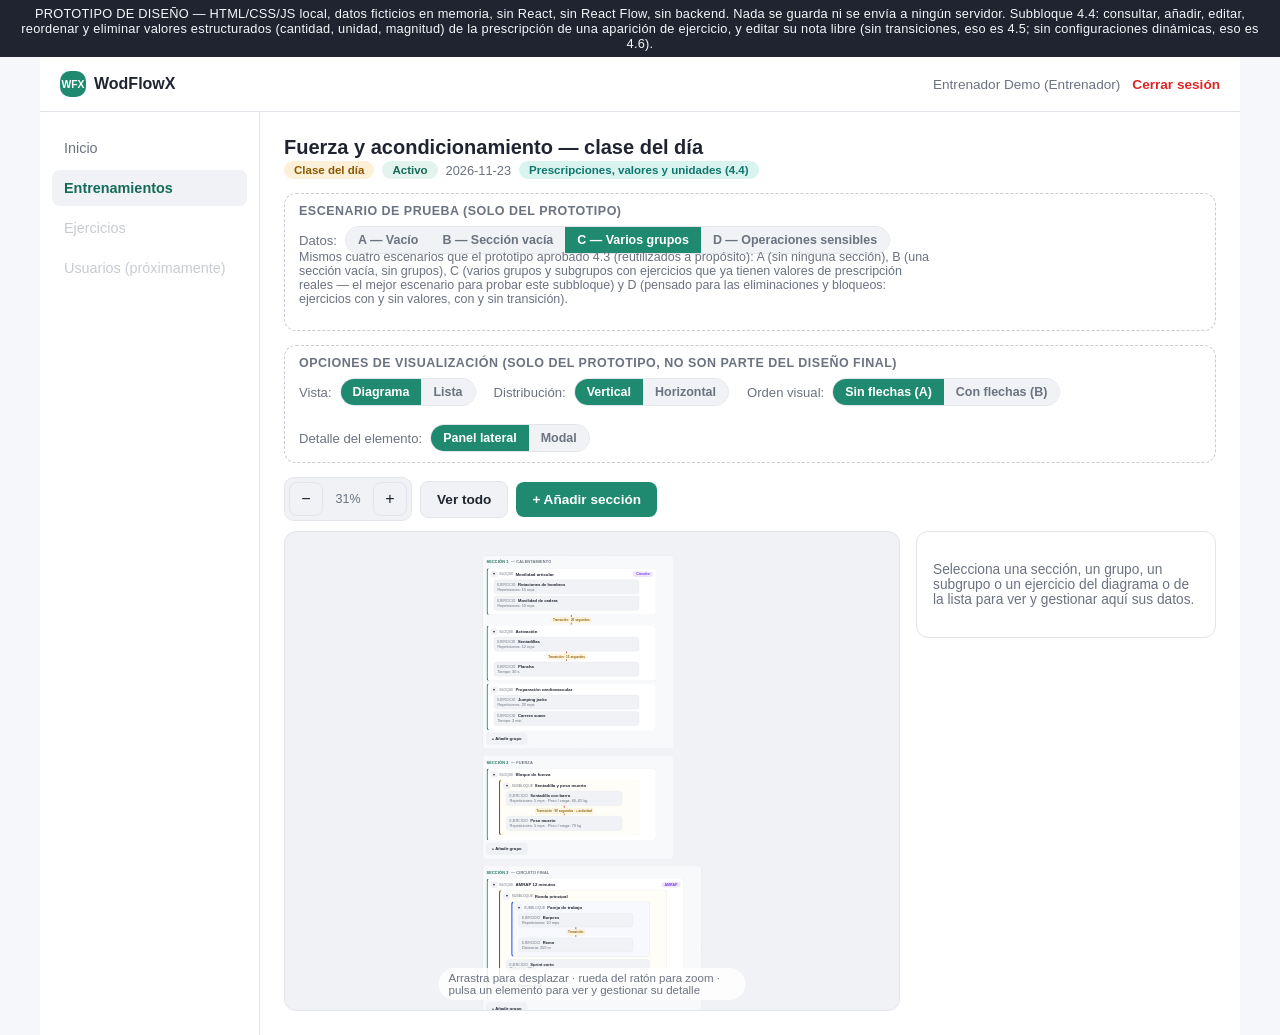
<file: bloque4/4.4-prescripciones-valores/entrenamientos.html>
<!DOCTYPE html>
<html lang="es">
<head>
  <meta charset="UTF-8" />
  <meta name="viewport" content="width=device-width, initial-scale=1.0" />
  <title>WodFlowX — Prototipo bloque 4.4: prescripciones, valores y unidades</title>
  <link rel="stylesheet" href="shared.css" />
  <link rel="stylesheet" href="editor.css" />
</head>
<body>
  <div class="proto-banner">PROTOTIPO DE DISEÑO — HTML/CSS/JS local, datos ficticios en memoria, sin React, sin React Flow, sin backend. Nada se guarda ni se envía a ningún servidor. Subbloque 4.4: consultar, añadir, editar, reordenar y eliminar valores estructurados (cantidad, unidad, magnitud) de la prescripción de una aparición de ejercicio, y editar su nota libre (sin transiciones, eso es 4.5; sin configuraciones dinámicas, eso es 4.6).</div>

  <div class="app-shell">
    <header class="app-topbar">
      <div class="brand-mini">
        <span class="brand-mark">WFX</span>
        WodFlowX
      </div>
      <div class="user-chip desktop-only">
        Entrenador Demo (Entrenador)
        <button class="logout-link" type="button" disabled>Cerrar sesión</button>
      </div>
      <button class="menu-toggle mobile-only" aria-label="Abrir menú" aria-expanded="false">☰ Menú</button>
    </header>

    <nav class="mobile-menu">
      <a class="mobile-menu-item" href="../../bloque1/index.html">Inicio</a>
      <a class="mobile-menu-item active" href="entrenamientos.html">Entrenamientos</a>
      <span class="mobile-menu-item disabled">Ejercicios (ya implementado — bloque 2)</span>
      <span class="mobile-menu-item disabled">Usuarios (próximamente)</span>
      <span class="mobile-menu-item logout">Cerrar sesión</span>
    </nav>

    <div class="app-body">
      <nav class="app-sidenav">
        <a class="nav-item" href="../../bloque1/index.html">Inicio</a>
        <a class="nav-item active" href="entrenamientos.html">Entrenamientos</a>
        <span class="nav-item disabled">Ejercicios</span>
        <span class="nav-item disabled">Usuarios (próximamente)</span>
      </nav>

      <main class="app-content">
        <div class="editor-header">
          <div class="editor-header-title">
            <h1 id="workoutTitle">Entrenamiento</h1>
            <div class="editor-header-meta" id="workoutMeta"></div>
          </div>
        </div>

        <div class="compare-panel">
          <h2>Escenario de prueba (solo del prototipo)</h2>
          <div class="compare-row">
            <div class="compare-group">
              <span class="compare-label">Datos:</span>
              <div class="seg-control" id="segScenario">
                <button type="button" data-action="set-scenario" data-key="A">A — Vacío</button>
                <button type="button" data-action="set-scenario" data-key="B">B — Sección vacía</button>
                <button type="button" data-action="set-scenario" data-key="C" class="active">C — Varios grupos</button>
                <button type="button" data-action="set-scenario" data-key="D">D — Operaciones sensibles</button>
              </div>
            </div>
          </div>
          <p class="scenario-note">Mismos cuatro escenarios que el prototipo aprobado 4.3 (reutilizados a propósito): A (sin ninguna sección), B (una sección vacía, sin grupos), C (varios grupos y subgrupos con ejercicios que ya tienen valores de prescripción reales — el mejor escenario para probar este subbloque) y D (pensado para las eliminaciones y bloqueos: ejercicios con y sin valores, con y sin transición).</p>
        </div>

        <div class="empty-state" id="emptyWorkoutState" style="display:none;">
          <strong>Sin estructura todavía</strong>
          <span>Este entrenamiento todavía no tiene ninguna sección.</span>
          <button type="button" class="btn btn-primary" data-action="add-section">Añadir sección</button>
        </div>

        <div class="compare-panel" id="comparePanel">
          <h2>Opciones de visualización (solo del prototipo, no son parte del diseño final)</h2>
          <div class="compare-row">
            <div class="compare-group">
              <span class="compare-label">Vista:</span>
              <div class="seg-control" id="segView">
                <button type="button" data-value="diagram" class="active">Diagrama</button>
                <button type="button" data-value="list">Lista</button>
              </div>
            </div>
            <div class="compare-group">
              <span class="compare-label">Distribución:</span>
              <div class="seg-control" id="segLayout">
                <button type="button" data-value="vertical" class="active">Vertical</button>
                <button type="button" data-value="horizontal">Horizontal</button>
              </div>
            </div>
            <div class="compare-group">
              <span class="compare-label">Orden visual:</span>
              <div class="seg-control" id="segOrder">
                <button type="button" data-value="A" class="active">Sin flechas (A)</button>
                <button type="button" data-value="B">Con flechas (B)</button>
              </div>
            </div>
            <div class="compare-group">
              <span class="compare-label">Detalle del elemento:</span>
              <div class="seg-control" id="segDetail">
                <button type="button" data-value="panel" class="active">Panel lateral</button>
                <button type="button" data-value="modal">Modal</button>
              </div>
            </div>
          </div>
        </div>

        <div class="editor-toolbar" id="editorToolbar">
          <div class="toolbar-group">
            <button type="button" class="btn-icon" id="btnZoomOut" aria-label="Alejar">−</button>
            <span class="toolbar-zoom-level" id="zoomLevel">100%</span>
            <button type="button" class="btn-icon" id="btnZoomIn" aria-label="Acercar">+</button>
          </div>
          <button type="button" class="btn btn-secondary" id="btnFitView">Ver todo</button>
          <button type="button" class="btn btn-primary" data-action="add-section">+ Añadir sección</button>
          <div class="toolbar-spacer"></div>
        </div>

        <div class="editor-main" id="editorMain">
          <div class="editor-stage">
            <div id="viewDiagram">
              <div class="canvas-viewport" id="canvasViewport">
                <div class="canvas-world" id="canvasWorld">
                  <svg class="canvas-svg-layer" id="canvasSvg" width="100" height="100"></svg>
                  <div class="canvas-tree" id="canvasTree"></div>
                </div>
                <span class="canvas-hint">Arrastra para desplazar · rueda del ratón para zoom · pulsa un elemento para ver y gestionar su detalle</span>
              </div>
            </div>
            <div id="viewList" style="display:none;">
              <div class="hierarchy-list" id="hierarchyList"></div>
            </div>
          </div>

          <aside class="detail-panel" id="detailPanel">
            <div id="detailPanelBody">
              <p class="detail-panel-placeholder">Selecciona una sección, un grupo, un subgrupo o un ejercicio del diagrama o de la lista para ver y gestionar aquí sus datos.</p>
            </div>
          </aside>
        </div>
      </main>
    </div>
  </div>

  <!-- Modal de detalle (alternativa de selección en escritorio; siempre en móvil) -->
  <div class="modal-overlay" id="modalOverlay">
    <div class="modal" role="dialog" aria-modal="true" aria-labelledby="modalTitle">
      <div class="modal-header">
        <h2 id="modalTitle">Detalle</h2>
        <button class="modal-close" type="button" id="modalCloseBtn" aria-label="Cerrar">✕</button>
      </div>
      <div class="modal-body" id="modalBody"></div>
    </div>
  </div>

  <!-- Modal de formulario (alta/edición de sección, grupo, subgrupo o ejercicio) -->
  <div class="modal-overlay" id="formOverlay">
    <div class="modal" role="dialog" aria-modal="true" aria-labelledby="formTitle">
      <div class="modal-header">
        <h2 id="formTitle">Añadir sección</h2>
        <button class="modal-close" type="button" id="formCloseBtn" aria-label="Cerrar">✕</button>
      </div>
      <div class="modal-body" id="formBody"></div>
      <div class="modal-footer">
        <button type="button" class="btn btn-secondary" id="formCancelBtn">Cancelar</button>
        <button type="button" class="btn btn-primary" id="formSaveBtn">Guardar</button>
      </div>
    </div>
  </div>

  <!-- Modal de confirmación (eliminar / restricción bloqueada) -->
  <div class="modal-overlay confirm" id="confirmOverlay">
    <div class="modal" role="alertdialog" aria-modal="true" aria-labelledby="confirmTitle">
      <div class="modal-header">
        <h2 id="confirmTitle">Confirmar</h2>
      </div>
      <div class="modal-body" id="confirmBody"></div>
      <div class="modal-footer">
        <button type="button" class="btn btn-secondary" id="confirmCancelBtn">Cancelar</button>
        <button type="button" class="btn btn-danger" id="confirmOkBtn">Eliminar</button>
      </div>
    </div>
  </div>

  <script src="nav.js"></script>
  <script src="data.js"></script>
  <script src="app.js"></script>
</body>
</html>
</file>
<file: bloque1/styles.css>
:root {
  --color-bg: #f5f7fa;
  --color-surface: #ffffff;
  --color-surface-alt: #f0f2f5;
  --color-border: #e2e5ea;
  --color-text: #1f2430;
  --color-text-muted: #6b7280;
  --color-primary: #1f8a70;
  --color-primary-dark: #156b57;
  --color-reps: #2563eb;
  --color-reps-bg: #eaf0fe;
  --color-time: #c2680a;
  --color-time-bg: #fcefe0;
  --color-danger: #dc2626;
  --radius: 12px;
  --shadow: 0 1px 3px rgba(0, 0, 0, 0.08), 0 1px 2px rgba(0, 0, 0, 0.06);
}

* {
  box-sizing: border-box;
}

body {
  margin: 0;
  font-family: "Segoe UI", Roboto, Arial, sans-serif;
  background: var(--color-bg);
  color: var(--color-text);
}

a {
  color: inherit;
  text-decoration: none;
}

/* Banner de prototipo, presente en las tres pantallas */
.proto-banner {
  background: #1f2430;
  color: #f5f7fa;
  text-align: center;
  font-size: 0.8rem;
  padding: 6px 12px;
  letter-spacing: 0.02em;
}

/* Selector Escritorio / Móvil */
.device-toggle {
  display: flex;
  justify-content: center;
  gap: 8px;
  padding: 10px;
  background: var(--color-surface-alt);
  border-bottom: 1px solid var(--color-border);
}

.toggle-btn {
  border: 1px solid var(--color-border);
  background: var(--color-surface);
  color: var(--color-text-muted);
  padding: 6px 16px;
  border-radius: 999px;
  font-size: 0.85rem;
  cursor: pointer;
}

.toggle-btn.active {
  background: var(--color-primary);
  color: #fff;
  border-color: var(--color-primary);
}

/* ---------- Pantalla de login ---------- */
.login-screen {
  display: flex;
  justify-content: center;
  align-items: center;
  min-height: 70vh;
  padding: 32px 16px;
}

.login-card {
  background: var(--color-surface);
  border-radius: var(--radius);
  box-shadow: var(--shadow);
  padding: 32px;
  width: 100%;
  max-width: 360px;
}

.brand {
  display: flex;
  align-items: center;
  gap: 10px;
  margin-bottom: 4px;
}

.brand-mark {
  background: var(--color-primary);
  color: #fff;
  font-weight: 700;
  font-size: 0.8rem;
  width: 36px;
  height: 36px;
  border-radius: 10px;
  display: flex;
  align-items: center;
  justify-content: center;
}

.brand h1 {
  font-size: 1.3rem;
  margin: 0;
}

.login-subtitle {
  color: var(--color-text-muted);
  font-size: 0.9rem;
  margin: 4px 0 24px;
}

.login-form label {
  display: block;
  font-size: 0.85rem;
  font-weight: 600;
  margin: 14px 0 6px;
}

.login-form input {
  width: 100%;
  padding: 10px 12px;
  border: 1px solid var(--color-border);
  border-radius: 8px;
  font-size: 0.95rem;
  background: var(--color-surface-alt);
}

.login-submit {
  display: block;
  text-align: center;
  background: var(--color-primary);
  color: #fff;
  font-weight: 600;
  padding: 11px;
  border-radius: 8px;
  margin-top: 22px;
}

.login-submit:hover {
  background: var(--color-primary-dark);
}

.login-note {
  color: var(--color-text-muted);
  font-size: 0.78rem;
  margin-top: 14px;
  line-height: 1.4;
}

/* ---------- Estructura general (navegación) ---------- */
.app-shell {
  background: var(--color-surface);
  min-height: 80vh;
}

body.device-mobile .app-shell {
  max-width: 390px;
  margin: 24px auto;
  border: 1px solid var(--color-border);
  border-radius: 28px;
  box-shadow: var(--shadow);
}

body.device-desktop .app-shell {
  max-width: 1100px;
  margin: 0 auto;
}

.app-topbar {
  display: flex;
  justify-content: space-between;
  align-items: center;
  padding: 14px 20px;
  border-bottom: 1px solid var(--color-border);
  background: var(--color-surface);
}

.brand-mini {
  font-weight: 700;
  display: flex;
  align-items: center;
  gap: 8px;
}

.brand-mini .brand-mark {
  width: 26px;
  height: 26px;
  font-size: 0.65rem;
}

.user-chip {
  display: flex;
  align-items: center;
  gap: 12px;
  font-size: 0.85rem;
  color: var(--color-text-muted);
}

.logout-link {
  color: var(--color-danger);
  font-weight: 600;
}

/* Botón "☰ Menú" de móvil y su panel desplegable */
.menu-toggle {
  border: 1px solid var(--color-border);
  background: var(--color-surface-alt);
  color: var(--color-text);
  font-size: 0.85rem;
  font-weight: 600;
  padding: 7px 14px;
  border-radius: 8px;
  cursor: pointer;
}

.mobile-menu {
  display: none;
  flex-direction: column;
  border-bottom: 1px solid var(--color-border);
  background: var(--color-surface);
}

.mobile-menu.open {
  display: flex;
}

.mobile-menu-item {
  padding: 14px 20px;
  font-size: 0.92rem;
  font-weight: 600;
  color: var(--color-text);
  border-top: 1px solid var(--color-border);
}

.mobile-menu-item.active {
  color: var(--color-primary-dark);
  background: var(--color-surface-alt);
}

.mobile-menu-item.logout {
  color: var(--color-danger);
}

/* Visibilidad según modo: por defecto (escritorio) solo se ve lo de escritorio */
.mobile-only {
  display: none;
}

.desktop-only {
  display: flex;
}

body.device-mobile .desktop-only,
body.device-mobile .app-sidenav {
  display: none;
}

body.device-mobile .mobile-only {
  display: inline-flex;
}

/* En móvil, la cabecera permanece visible al desplazarse */
body.device-mobile .app-topbar {
  position: sticky;
  top: 0;
  z-index: 20;
}

.app-body {
  display: flex;
}

.app-sidenav {
  width: 200px;
  flex-shrink: 0;
  border-right: 1px solid var(--color-border);
  padding: 18px 12px;
  display: flex;
  flex-direction: column;
  gap: 4px;
}

.nav-item {
  padding: 10px 12px;
  border-radius: 8px;
  font-size: 0.9rem;
  color: var(--color-text-muted);
}

.nav-item.active {
  background: var(--color-surface-alt);
  color: var(--color-primary-dark);
  font-weight: 600;
}

.nav-item.disabled {
  color: #c7cbd3;
  cursor: default;
}

.app-content {
  flex: 1;
  padding: 24px;
}

.page-header h1 {
  margin: 0 0 4px;
  font-size: 1.4rem;
}

.page-header p {
  color: var(--color-text-muted);
  margin: 0 0 20px;
}

.shortcut-card {
  display: block;
  background: var(--color-surface-alt);
  border: 1px solid var(--color-border);
  border-radius: var(--radius);
  padding: 16px;
  max-width: 320px;
}

.shortcut-card strong {
  display: block;
  margin-bottom: 4px;
}

.shortcut-card span {
  color: var(--color-text-muted);
  font-size: 0.85rem;
}

/* ---------- Mis entrenamientos ---------- */
.workout-header {
  margin-bottom: 4px;
}

.workout-title {
  font-size: 1.3rem;
  margin: 0 0 2px;
}

.workout-meta {
  color: var(--color-text-muted);
  font-size: 0.85rem;
}

/* Pestañas Lista / Diagrama, justo debajo del título */
.view-tabs {
  display: flex;
  gap: 8px;
  margin: 14px 0 18px;
}

.view-tab {
  border: 1px solid var(--color-border);
  background: var(--color-surface-alt);
  color: var(--color-text-muted);
  font-size: 0.85rem;
  font-weight: 600;
  padding: 8px 18px;
  border-radius: 999px;
  cursor: pointer;
}

.view-tab.active {
  background: var(--color-primary);
  color: #fff;
  border-color: var(--color-primary);
}

.group-card {
  background: var(--color-surface-alt);
  border: 1px solid var(--color-border);
  border-radius: var(--radius);
  padding: 16px;
  margin-bottom: 14px;
}

.group-header {
  display: flex;
  justify-content: space-between;
  align-items: baseline;
  margin-bottom: 10px;
}

.group-title {
  font-weight: 700;
  font-size: 1.02rem;
}

.group-badge {
  font-size: 0.78rem;
  color: var(--color-text-muted);
}

.round-block {
  margin-bottom: 10px;
}

.round-label {
  font-size: 0.78rem;
  font-weight: 700;
  color: var(--color-primary-dark);
  text-transform: uppercase;
  letter-spacing: 0.03em;
  margin: 10px 0 6px;
}

.exercise-row {
  display: flex;
  justify-content: space-between;
  align-items: center;
  gap: 10px;
  background: var(--color-surface);
  border-radius: 8px;
  padding: 10px 12px;
  margin-bottom: 6px;
}

.exercise-name {
  font-size: 0.92rem;
  font-weight: 600;
}

.exercise-note {
  display: block;
  font-size: 0.78rem;
  color: var(--color-text-muted);
  font-weight: 400;
}

.badge {
  flex-shrink: 0;
  font-size: 0.78rem;
  font-weight: 700;
  padding: 4px 10px;
  border-radius: 999px;
  white-space: nowrap;
}

.badge-reps {
  color: var(--color-reps);
  background: var(--color-reps-bg);
}

.badge-time {
  color: var(--color-time);
  background: var(--color-time-bg);
}

.transition-row {
  text-align: center;
  font-size: 0.78rem;
  color: var(--color-text-muted);
  padding: 4px 0 10px;
}

/* ---------- Vista Diagrama (boceto del futuro editor React Flow) ---------- */
.diagram-note {
  color: var(--color-text-muted);
  font-size: 0.8rem;
  margin: 0 0 10px;
}

.diagram-viewport {
  position: relative;
  border: 1px solid var(--color-border);
  border-radius: var(--radius);
  background: var(--color-surface-alt);
  overflow: hidden;
  height: 60vh;
  min-height: 260px;
  max-height: 460px;
  touch-action: none;
}

.diagram-toolbar {
  position: absolute;
  top: 10px;
  right: 10px;
  display: flex;
  gap: 6px;
  z-index: 6;
}

.zoom-btn {
  width: 32px;
  height: 32px;
  border-radius: 8px;
  border: 1px solid var(--color-border);
  background: var(--color-surface);
  font-size: 1rem;
  line-height: 1;
  cursor: pointer;
}

.zoom-btn.zoom-reset {
  width: auto;
  font-size: 0.72rem;
  padding: 0 10px;
}

.diagram-canvas {
  position: absolute;
  top: 0;
  left: 0;
  width: 700px;
  height: 460px;
  transform-origin: 0 0;
  cursor: grab;
}

.diagram-canvas.dragging {
  cursor: grabbing;
}

.diagram-edges {
  position: absolute;
  top: 0;
  left: 0;
  width: 700px;
  height: 460px;
  z-index: 1;
  pointer-events: none;
}

.diagram-node {
  position: absolute;
}

.diagram-node.group-node {
  background: #eef1f5;
  border: 1.5px dashed #b9c0cc;
  border-radius: 12px;
  z-index: 1;
}

.diagram-group-label {
  position: absolute;
  top: 8px;
  left: 14px;
  font-size: 0.78rem;
  font-weight: 700;
  color: var(--color-text-muted);
  white-space: nowrap;
}

.diagram-exercise-node {
  background: var(--color-surface);
  border: 1px solid var(--color-border);
  border-radius: 10px;
  padding: 8px 10px;
  box-shadow: var(--shadow);
  display: flex;
  flex-direction: column;
  justify-content: center;
  z-index: 3;
}

.diagram-exercise-node .exercise-name {
  font-size: 0.8rem;
}

.diagram-exercise-node .exercise-note {
  font-size: 0.68rem;
  margin-bottom: 2px;
}

.diagram-exercise-node .badge {
  margin-top: 4px;
  align-self: flex-start;
}

@media (max-width: 640px) {
  .app-sidenav,
  .desktop-only {
    display: none;
  }

  .mobile-only {
    display: inline-flex;
  }

  .app-topbar {
    position: sticky;
    top: 0;
    z-index: 20;
  }

  body.device-desktop .app-shell,
  body.device-mobile .app-shell {
    max-width: 480px;
    margin: 12px auto;
  }
}
</file>
<file: bloque4/4.1-visualizacion/shared.css>
/* Copia literal de la identidad visual ya implementada en
   frontend/src/styles/app.css (bloque 1, aprobado) y reutilizada en los
   prototipos de los bloques 2 y 3. Mismos tokens, mismas clases de
   cabecera/menú/navegación, para que este prototipo se sienta parte de
   WodFlowX. Las clases nuevas del editor viven aparte, en editor.css. */

:root {
  --color-bg: #f5f7fa;
  --color-surface: #ffffff;
  --color-surface-alt: #f0f2f5;
  --color-border: #e2e5ea;
  --color-text: #1f2430;
  --color-text-muted: #6b7280;
  --color-primary: #1f8a70;
  --color-primary-dark: #156b57;
  --color-danger: #dc2626;
  --radius: 12px;
  --shadow: 0 1px 3px rgba(0, 0, 0, 0.08), 0 1px 2px rgba(0, 0, 0, 0.06);
}

* {
  box-sizing: border-box;
}

body {
  margin: 0;
  font-family: "Segoe UI", Roboto, Arial, sans-serif;
  background: var(--color-bg);
  color: var(--color-text);
}

a,
button {
  color: inherit;
  font-family: inherit;
}

.proto-banner {
  background: #1f2430;
  color: #f5f7fa;
  text-align: center;
  font-size: 0.8rem;
  padding: 6px 12px;
  letter-spacing: 0.02em;
}

/* ---------- Estructura general (navegación) — igual que el bloque 1 real ---------- */
.app-shell {
  background: var(--color-surface);
  min-height: 100vh;
  max-width: 1200px;
  margin: 0 auto;
}

.app-topbar {
  display: flex;
  justify-content: space-between;
  align-items: center;
  padding: 14px 20px;
  border-bottom: 1px solid var(--color-border);
  background: var(--color-surface);
}

.brand-mini {
  font-weight: 700;
  display: flex;
  align-items: center;
  gap: 8px;
}

.brand-mark {
  background: var(--color-primary);
  color: #fff;
  font-weight: 700;
  font-size: 0.8rem;
  width: 36px;
  height: 36px;
  border-radius: 10px;
  display: flex;
  align-items: center;
  justify-content: center;
}

.brand-mini .brand-mark {
  width: 26px;
  height: 26px;
  font-size: 0.65rem;
}

.user-chip {
  display: flex;
  align-items: center;
  gap: 12px;
  font-size: 0.85rem;
  color: var(--color-text-muted);
}

.logout-link {
  background: none;
  border: none;
  padding: 0;
  color: var(--color-danger);
  font-weight: 600;
  font-size: 0.85rem;
  cursor: pointer;
}

.menu-toggle {
  border: 1px solid var(--color-border);
  background: var(--color-surface-alt);
  color: var(--color-text);
  font-size: 0.85rem;
  font-weight: 600;
  padding: 7px 14px;
  border-radius: 8px;
  cursor: pointer;
}

.mobile-menu {
  display: none;
  flex-direction: column;
  border-bottom: 1px solid var(--color-border);
  background: var(--color-surface);
}

.mobile-menu.open {
  display: flex;
}

.mobile-menu-item {
  padding: 14px 20px;
  font-size: 0.92rem;
  font-weight: 600;
  color: var(--color-text);
  border-top: 1px solid var(--color-border);
  text-align: left;
  background: none;
  border-left: none;
  border-right: none;
  border-bottom: none;
  cursor: pointer;
  text-decoration: none;
  display: block;
  width: 100%;
}

.mobile-menu-item.active {
  color: var(--color-primary-dark);
  background: var(--color-surface-alt);
}

.mobile-menu-item.disabled {
  color: #c7cbd3;
  cursor: default;
}

.mobile-menu-item.logout {
  color: var(--color-danger);
}

.mobile-only {
  display: none;
}

.desktop-only {
  display: flex;
}

.app-body {
  display: flex;
}

.app-sidenav {
  width: 220px;
  flex-shrink: 0;
  border-right: 1px solid var(--color-border);
  padding: 18px 12px;
  display: flex;
  flex-direction: column;
  gap: 4px;
}

.nav-item {
  padding: 10px 12px;
  border-radius: 8px;
  font-size: 0.9rem;
  color: var(--color-text-muted);
  text-decoration: none;
  display: block;
}

.nav-item.active {
  background: var(--color-surface-alt);
  color: var(--color-primary-dark);
  font-weight: 600;
}

.nav-item.disabled {
  color: #c7cbd3;
  cursor: default;
}

.app-content {
  flex: 1;
  padding: 24px;
  min-width: 0;
}

.page-header h1 {
  margin: 0 0 4px;
  font-size: 1.4rem;
}

.page-header p {
  color: var(--color-text-muted);
  margin: 0 0 20px;
  max-width: 560px;
}

.btn {
  border: none;
  border-radius: 8px;
  font-size: 0.85rem;
  font-weight: 600;
  padding: 10px 16px;
  cursor: pointer;
}

.btn-primary {
  background: var(--color-primary);
  color: #fff;
}

.btn-primary:hover {
  background: var(--color-primary-dark);
}

.btn-secondary {
  background: var(--color-surface-alt);
  color: var(--color-text);
  border: 1px solid var(--color-border);
}

.btn-secondary:hover {
  background: #e6e9ee;
}

.btn:disabled {
  opacity: 0.55;
  cursor: default;
}

.btn-icon {
  width: 34px;
  height: 34px;
  padding: 0;
  display: inline-flex;
  align-items: center;
  justify-content: center;
  border-radius: 8px;
  border: 1px solid var(--color-border);
  background: var(--color-surface-alt);
  font-size: 1rem;
  cursor: pointer;
}

.btn-icon:hover {
  background: #e6e9ee;
}

@media (max-width: 640px) {
  .app-sidenav,
  .desktop-only {
    display: none;
  }

  .mobile-only {
    display: inline-flex;
  }

  .app-topbar {
    position: sticky;
    top: 0;
    z-index: 20;
  }

  .app-content {
    padding: 14px;
  }
}
</file>
<file: bloque4/4.1-visualizacion/editor.css>
/* Estilos propios del prototipo del editor visual (subbloque 4.1).
   Reutiliza los tokens de color/espaciado de shared.css. No es una
   implementación de React Flow: el lienzo es HTML + SVG + JavaScript local,
   con un layout calculado de forma sencilla (apilado por "position",
   indentado por nivel de anidamiento). */

.editor-header {
  display: flex;
  align-items: center;
  justify-content: space-between;
  gap: 12px;
  flex-wrap: wrap;
  margin-bottom: 14px;
}

.editor-header-title h1 {
  margin: 0 0 2px;
  font-size: 1.25rem;
}

.editor-header-meta {
  display: flex;
  gap: 8px;
  align-items: center;
  flex-wrap: wrap;
  font-size: 0.8rem;
  color: var(--color-text-muted);
}

.badge {
  flex-shrink: 0;
  font-size: 0.72rem;
  font-weight: 700;
  padding: 3px 10px;
  border-radius: 999px;
  white-space: nowrap;
}

.badge-daily { color: #8a5a00; background: #fdf0d8; }
.badge-active { color: var(--color-primary-dark); background: #e3f3ee; }
.badge-readonly { color: #6b7280; background: #e9eaed; }
.badge-dynamic { color: #7c3aed; background: #ede6fb; }

/* ---------- Opciones de comparación (solo del prototipo) ---------- */
.compare-panel {
  border: 1px dashed #c7cbd3;
  border-radius: var(--radius);
  padding: 10px 14px;
  margin-bottom: 14px;
  background: var(--color-surface);
}

.compare-panel h2 {
  font-size: 0.78rem;
  margin: 0 0 8px;
  color: var(--color-text-muted);
  text-transform: uppercase;
  letter-spacing: 0.04em;
}

.compare-row {
  display: flex;
  flex-wrap: wrap;
  gap: 18px;
  font-size: 0.82rem;
}

.compare-group {
  display: flex;
  align-items: center;
  gap: 6px;
}

.compare-group span.compare-label {
  color: var(--color-text-muted);
  margin-right: 2px;
}

.seg-control {
  display: inline-flex;
  border: 1px solid var(--color-border);
  border-radius: 999px;
  overflow: hidden;
}

.seg-control button {
  border: none;
  background: var(--color-surface-alt);
  padding: 6px 12px;
  font-size: 0.78rem;
  font-weight: 600;
  cursor: pointer;
  color: var(--color-text-muted);
}

.seg-control button.active {
  background: var(--color-primary);
  color: #fff;
}

/* ---------- Barra de herramientas del lienzo ---------- */
.editor-toolbar {
  display: flex;
  align-items: center;
  gap: 8px;
  flex-wrap: wrap;
  margin-bottom: 10px;
}

.toolbar-group {
  display: inline-flex;
  gap: 4px;
  align-items: center;
  border: 1px solid var(--color-border);
  border-radius: 10px;
  padding: 4px;
  background: var(--color-surface-alt);
}

.toolbar-zoom-level {
  font-size: 0.78rem;
  color: var(--color-text-muted);
  min-width: 42px;
  text-align: center;
}

.toolbar-spacer {
  flex: 1;
}

/* ---------- Layout principal: lienzo + panel lateral ---------- */
.editor-main {
  display: flex;
  gap: 16px;
  align-items: flex-start;
}

.editor-stage {
  flex: 1;
  min-width: 0;
}

.canvas-viewport {
  position: relative;
  height: 480px;
  border: 1px solid var(--color-border);
  border-radius: var(--radius);
  background: var(--color-surface-alt);
  overflow: hidden;
  cursor: grab;
  touch-action: none;
}

.canvas-viewport.panning {
  cursor: grabbing;
}

.canvas-world {
  position: absolute;
  top: 0;
  left: 0;
  transform-origin: 0 0;
  padding: 24px;
}

.canvas-svg-layer {
  position: absolute;
  top: 0;
  left: 0;
  pointer-events: none;
  overflow: visible;
  /* .canvas-world tiene un transform aplicado por JS (zoom/paneo), lo que
     lo convierte en contexto de apilamiento. Dentro de él, este SVG
     aparece antes que .canvas-tree en el DOM: sin z-index, ambos tienen
     z-index:auto y se pintan en orden de DOM, así que el SVG quedaba
     detrás de las tarjetas de nodo (de fondo opaco) y las flechas
     aparecían casi totalmente ocultas. z-index lo sube por encima. */
  z-index: 2;
}

.canvas-tree {
  position: relative;
  z-index: 1;
  display: flex;
  flex-direction: column;
  gap: 22px;
}

/* Hueco algo mayor entre hermanos cuando el modo "con flechas" está
   activo, para que el conector y su etiqueta quepan con claridad en el
   espacio entre tarjetas, sin solaparse con el texto. Solo afecta al
   espaciado, nunca a la estructura ni a los datos. */
.canvas-tree.arrows-on .node-group,
.canvas-tree.arrows-on .node-exercise {
  margin-bottom: 20px;
}

.canvas-hint {
  position: absolute;
  bottom: 10px;
  left: 50%;
  transform: translateX(-50%);
  font-size: 0.72rem;
  color: var(--color-text-muted);
  background: rgba(255, 255, 255, 0.85);
  padding: 4px 10px;
  border-radius: 999px;
  pointer-events: none;
}

/* ---------- Secciones (carriles) ---------- */
.section-lane {
  border: 1px dashed #c7cbd3;
  border-radius: var(--radius);
  padding: 10px 12px 14px;
  background: rgba(255, 255, 255, 0.55);
  width: 620px;
}

.section-lane-header {
  font-size: 0.78rem;
  font-weight: 700;
  color: var(--color-text-muted);
  text-transform: uppercase;
  letter-spacing: 0.04em;
  margin-bottom: 8px;
}

.section-lane-header .section-order {
  color: var(--color-primary-dark);
}

/* ---------- Tarjetas de nodo ---------- */
.node {
  border-radius: 10px;
  cursor: pointer;
  user-select: none;
}

.node-group {
  background: #fff;
  border: 1px solid var(--color-border);
  padding: 8px 10px;
  margin-bottom: 8px;
}

.node-group.depth-1 { border-left: 4px solid var(--color-primary); }
.node-group.depth-2 { border-left: 4px solid #8a5a00; margin-left: 18px; background: #fffdf7; }
.node-group.depth-3 { border-left: 4px solid #1d4ed8; margin-left: 18px; background: #f7f9ff; }
.node-group.depth-4 { border-left: 4px solid #7c3aed; margin-left: 18px; background: #fbf7ff; }

.node.selected {
  outline: 2px solid var(--color-primary);
  outline-offset: 1px;
}

.node-group-header {
  display: flex;
  align-items: center;
  gap: 6px;
}

.node-expand {
  border: none;
  background: var(--color-surface-alt);
  border-radius: 6px;
  width: 22px;
  height: 22px;
  font-size: 0.72rem;
  cursor: pointer;
  flex-shrink: 0;
}

.node-kind-label {
  font-size: 0.66rem;
  color: var(--color-text-muted);
  text-transform: uppercase;
  letter-spacing: 0.03em;
  flex-shrink: 0;
}

.node-name {
  font-weight: 700;
  font-size: 0.88rem;
  flex: 1;
  min-width: 0;
  overflow: hidden;
  text-overflow: ellipsis;
  white-space: nowrap;
}

.node-children {
  margin-top: 6px;
  padding-left: 8px;
}

.node-collapsed-hint {
  font-size: 0.74rem;
  color: var(--color-text-muted);
  margin: 4px 0 0 30px;
  font-style: italic;
}

.node-exercise {
  background: var(--color-surface-alt);
  border: 1px solid var(--color-border);
  padding: 7px 10px;
  margin-bottom: 6px;
  margin-left: 2px;
  display: flex;
  align-items: baseline;
  gap: 8px;
}

.node-exercise .node-name {
  font-weight: 600;
  font-size: 0.84rem;
}

.node-exercise-summary {
  font-size: 0.78rem;
  color: var(--color-text-muted);
  white-space: nowrap;
}

/* Flechas de orden visual (alternativa B) y de transiciones reales — se
   dibujan con SVG sobre .canvas-svg-layer, estilos aplicados vía atributos
   en app.js (stroke/dasharray), documentados aquí solo como referencia:
   orden visual = gris fino; transición real = naranja discontinua con
   etiqueta de descanso/duración. */
.arrow-label {
  font-size: 10px;
  fill: #92620a;
  font-weight: 600;
}

.arrow-label-bg {
  fill: #fff7e6;
  stroke: #f3d9a4;
  stroke-width: 1;
}

/* ---------- Vista jerárquica (lista) ---------- */
.hierarchy-list {
  border: 1px solid var(--color-border);
  border-radius: var(--radius);
  background: var(--color-surface);
  padding: 10px;
  max-height: 480px;
  overflow-y: auto;
}

.hlist-section {
  margin-bottom: 10px;
}

.hlist-section-title {
  font-size: 0.78rem;
  font-weight: 700;
  color: var(--color-text-muted);
  text-transform: uppercase;
  letter-spacing: 0.03em;
  padding: 4px 6px;
}

.hlist-row {
  display: flex;
  align-items: center;
  gap: 6px;
  padding: 6px 6px;
  border-radius: 8px;
  cursor: pointer;
  font-size: 0.86rem;
}

.hlist-row:hover {
  background: var(--color-surface-alt);
}

.hlist-row.selected {
  background: #e3f3ee;
  outline: 1px solid var(--color-primary);
}

.hlist-row .node-kind-label {
  flex-shrink: 0;
}

.hlist-row .hlist-name {
  font-weight: 600;
  flex: 1;
  min-width: 0;
  overflow: hidden;
  text-overflow: ellipsis;
  white-space: nowrap;
}

.hlist-row .hlist-summary {
  font-size: 0.76rem;
  color: var(--color-text-muted);
  flex-shrink: 0;
}

.hlist-toggle {
  border: none;
  background: none;
  width: 18px;
  flex-shrink: 0;
  cursor: pointer;
  font-size: 0.7rem;
  color: var(--color-text-muted);
}

.hlist-children {
  padding-left: 20px;
}

/* ---------- Panel lateral de detalle (alternativa A de selección) ---------- */
.detail-panel {
  width: 300px;
  flex-shrink: 0;
  border: 1px solid var(--color-border);
  border-radius: var(--radius);
  background: var(--color-surface);
  padding: 16px;
  max-height: 480px;
  overflow-y: auto;
}

.detail-panel-placeholder {
  color: var(--color-text-muted);
  font-size: 0.86rem;
}

.detail-title {
  font-size: 1.02rem;
  font-weight: 700;
  margin: 0 0 2px;
}

.detail-kind {
  font-size: 0.74rem;
  color: var(--color-text-muted);
  text-transform: uppercase;
  letter-spacing: 0.03em;
  margin-bottom: 10px;
}

.detail-row {
  margin-bottom: 10px;
}

.detail-row-label {
  font-size: 0.72rem;
  color: var(--color-text-muted);
  text-transform: uppercase;
  letter-spacing: 0.02em;
  margin-bottom: 2px;
}

.detail-row-value {
  font-size: 0.86rem;
}

.detail-row-value ul {
  margin: 2px 0 0;
  padding-left: 18px;
}

.detail-actions {
  display: flex;
  flex-wrap: wrap;
  gap: 6px;
  margin-top: 14px;
  padding-top: 12px;
  border-top: 1px solid var(--color-border);
}

.detail-readonly-note {
  font-size: 0.74rem;
  color: var(--color-text-muted);
  background: #fff7e6;
  padding: 8px 10px;
  border-radius: 8px;
  margin-top: 10px;
}

/* ---------- Modal de detalle (alternativa B de selección) ---------- */
.modal-overlay {
  display: none;
  position: fixed;
  inset: 0;
  background: rgba(15, 18, 26, 0.45);
  align-items: center;
  justify-content: center;
  padding: 16px;
  z-index: 50;
}

.modal-overlay.open {
  display: flex;
}

.modal {
  background: var(--color-surface);
  border-radius: var(--radius);
  box-shadow: var(--shadow);
  width: 100%;
  max-width: 420px;
  max-height: 85vh;
  overflow-y: auto;
}

.modal-header {
  display: flex;
  justify-content: space-between;
  align-items: center;
  padding: 18px 20px 4px;
}

.modal-header h2 {
  font-size: 1.05rem;
  margin: 0;
}

.modal-close {
  background: none;
  border: none;
  font-size: 1.2rem;
  color: var(--color-text-muted);
  cursor: pointer;
  line-height: 1;
}

.modal-body {
  padding: 8px 20px 16px;
}

.modal-footer {
  display: flex;
  justify-content: flex-end;
  gap: 8px;
  padding: 0 20px 18px;
  flex-wrap: wrap;
}

/* ---------- Lista de entrenamientos (página de entrada simulada) ---------- */
.stub-list {
  display: flex;
  flex-direction: column;
  gap: 8px;
}

.stub-row {
  display: flex;
  align-items: center;
  gap: 14px;
  background: var(--color-surface-alt);
  border: 1px solid var(--color-border);
  border-radius: var(--radius);
  padding: 12px 16px;
  flex-wrap: wrap;
}

.stub-row-main {
  flex: 1;
  min-width: 0;
}

.stub-row-title {
  font-weight: 700;
  font-size: 0.95rem;
}

.stub-row-meta {
  display: flex;
  gap: 8px;
  align-items: center;
  margin-top: 4px;
  flex-wrap: wrap;
}

.stub-row-actions {
  display: flex;
  gap: 6px;
  flex-wrap: wrap;
}

.stub-note {
  font-size: 0.78rem;
  color: var(--color-text-muted);
  margin: -4px 0 14px;
}

/* ---------- Panel inferior deslizante (móvil) ---------- */
.mobile-sheet-overlay {
  display: none;
}

@media (max-width: 760px) {
  .editor-main {
    flex-direction: column;
    /* La regla base pone align-items: flex-start (pensada para la fila de
       escritorio, donde solo afecta a la altura). Con flex-direction:
       column el eje cruzado pasa a ser la anchura: sin "stretch" aquí,
       .editor-stage se reduce a su contenido y, como .canvas-viewport no
       tiene ningún hijo en flujo (sus dos hijos son position: absolute),
       colapsa a un ancho casi nulo — el lienzo queda recortado por
       overflow: hidden y aparece en blanco. */
    align-items: stretch;
  }

  .detail-panel {
    display: none;
  }

  .canvas-viewport {
    width: 100%;
    height: 62vh;
  }

  .section-lane {
    width: 94vw;
    max-width: 480px;
  }

  .compare-row {
    flex-direction: column;
    gap: 8px;
  }

  /* En móvil, tanto "panel" como "modal" se presentan como una hoja que
     sube desde abajo — no hay sitio para una columna lateral persistente. */
  .modal-overlay {
    align-items: flex-end;
    padding: 0;
  }

  .modal {
    max-width: none;
    width: 100%;
    border-radius: var(--radius) var(--radius) 0 0;
    max-height: 80vh;
  }
}
</file>
<file: bloque2/shared.css>
/* Copia literal de la identidad visual ya implementada en
   frontend/src/styles/app.css (bloque 1, aprobado). No es una reinvención:
   mismos tokens, mismas clases de cabecera/menú/navegación, para que este
   prototipo se sienta parte de WodFlowX. Las clases nuevas del catálogo
   viven aparte, en catalog.css. */

:root {
  --color-bg: #f5f7fa;
  --color-surface: #ffffff;
  --color-surface-alt: #f0f2f5;
  --color-border: #e2e5ea;
  --color-text: #1f2430;
  --color-text-muted: #6b7280;
  --color-primary: #1f8a70;
  --color-primary-dark: #156b57;
  --color-danger: #dc2626;
  --radius: 12px;
  --shadow: 0 1px 3px rgba(0, 0, 0, 0.08), 0 1px 2px rgba(0, 0, 0, 0.06);
}

* {
  box-sizing: border-box;
}

body {
  margin: 0;
  font-family: "Segoe UI", Roboto, Arial, sans-serif;
  background: var(--color-bg);
  color: var(--color-text);
}

a,
button {
  color: inherit;
  font-family: inherit;
}

/* Banner de prototipo (misma convención que docs/frontend/prototipos/bloque1/) */
.proto-banner {
  background: #1f2430;
  color: #f5f7fa;
  text-align: center;
  font-size: 0.8rem;
  padding: 6px 12px;
  letter-spacing: 0.02em;
}

/* ---------- Estructura general (navegación) — igual que el bloque 1 real ---------- */
.app-shell {
  background: var(--color-surface);
  min-height: 100vh;
  max-width: 1100px;
  margin: 0 auto;
}

.app-topbar {
  display: flex;
  justify-content: space-between;
  align-items: center;
  padding: 14px 20px;
  border-bottom: 1px solid var(--color-border);
  background: var(--color-surface);
}

.brand-mini {
  font-weight: 700;
  display: flex;
  align-items: center;
  gap: 8px;
}

.brand-mark {
  background: var(--color-primary);
  color: #fff;
  font-weight: 700;
  font-size: 0.8rem;
  width: 36px;
  height: 36px;
  border-radius: 10px;
  display: flex;
  align-items: center;
  justify-content: center;
}

.brand-mini .brand-mark {
  width: 26px;
  height: 26px;
  font-size: 0.65rem;
}

.user-chip {
  display: flex;
  align-items: center;
  gap: 12px;
  font-size: 0.85rem;
  color: var(--color-text-muted);
}

.logout-link {
  background: none;
  border: none;
  padding: 0;
  color: var(--color-danger);
  font-weight: 600;
  font-size: 0.85rem;
  cursor: pointer;
}

.menu-toggle {
  border: 1px solid var(--color-border);
  background: var(--color-surface-alt);
  color: var(--color-text);
  font-size: 0.85rem;
  font-weight: 600;
  padding: 7px 14px;
  border-radius: 8px;
  cursor: pointer;
}

/* En la app React real este menú ni siquiera se monta cuando está cerrado;
   en este prototipo estático sí existe en el DOM, así que necesita su
   propio estado "cerrado" por defecto (la app real no lo necesita). */
.mobile-menu {
  display: none;
  flex-direction: column;
  border-bottom: 1px solid var(--color-border);
  background: var(--color-surface);
}

.mobile-menu.open {
  display: flex;
}

.mobile-menu-item {
  padding: 14px 20px;
  font-size: 0.92rem;
  font-weight: 600;
  color: var(--color-text);
  border-top: 1px solid var(--color-border);
  text-align: left;
  background: none;
  border-left: none;
  border-right: none;
  border-bottom: none;
  cursor: pointer;
  text-decoration: none;
  display: block;
  width: 100%;
}

.mobile-menu-item.active {
  color: var(--color-primary-dark);
  background: var(--color-surface-alt);
}

.mobile-menu-item.disabled {
  color: #c7cbd3;
  cursor: default;
}

.mobile-menu-item.logout {
  color: var(--color-danger);
}

.mobile-only {
  display: none;
}

.desktop-only {
  display: flex;
}

.app-body {
  display: flex;
}

.app-sidenav {
  width: 220px;
  flex-shrink: 0;
  border-right: 1px solid var(--color-border);
  padding: 18px 12px;
  display: flex;
  flex-direction: column;
  gap: 4px;
}

.nav-item {
  padding: 10px 12px;
  border-radius: 8px;
  font-size: 0.9rem;
  color: var(--color-text-muted);
  text-decoration: none;
  display: block;
}

.nav-item.active {
  background: var(--color-surface-alt);
  color: var(--color-primary-dark);
  font-weight: 600;
}

.nav-item.disabled {
  color: #c7cbd3;
  cursor: default;
}

.app-content {
  flex: 1;
  padding: 24px;
}

.page-header h1 {
  margin: 0 0 4px;
  font-size: 1.4rem;
}

.page-header p {
  color: var(--color-text-muted);
  margin: 0 0 20px;
  max-width: 480px;
}

.shortcut-card {
  display: block;
  background: var(--color-surface-alt);
  border: 1px solid var(--color-border);
  border-radius: var(--radius);
  padding: 16px;
  max-width: 320px;
  text-decoration: none;
}

.shortcut-card strong {
  display: block;
  margin-bottom: 4px;
}

.shortcut-card span {
  color: var(--color-text-muted);
  font-size: 0.85rem;
}

/* La adaptación a móvil depende únicamente del ancho real de la pantalla
   (misma decisión que el bloque 1 real: sin ningún selector de maqueta). */
@media (max-width: 640px) {
  .app-sidenav,
  .desktop-only {
    display: none;
  }

  .mobile-only {
    display: inline-flex;
  }

  .app-topbar {
    position: sticky;
    top: 0;
    z-index: 20;
  }
}
</file>
<file: bloque2/catalog.css>
/* Estilos propios del catálogo de ejercicios (bloque 2, prototipo).
   Reutiliza los tokens de color/espaciado de shared.css; no redefine
   la cabecera ni el menú. */

.catalog-toolbar {
  display: flex;
  flex-wrap: wrap;
  gap: 10px;
  align-items: center;
  margin-bottom: 14px;
}

.search-input {
  flex: 1 1 220px;
  padding: 10px 14px;
  border: 1px solid var(--color-border);
  border-radius: 999px;
  font-size: 0.9rem;
  background: var(--color-surface-alt);
}

.btn {
  border: none;
  border-radius: 8px;
  font-size: 0.85rem;
  font-weight: 600;
  padding: 10px 16px;
  cursor: pointer;
}

.btn-primary {
  background: var(--color-primary);
  color: #fff;
}

.btn-primary:hover {
  background: var(--color-primary-dark);
}

.btn-secondary {
  background: var(--color-surface-alt);
  color: var(--color-text);
  border: 1px solid var(--color-border);
}

.btn-outline-danger {
  background: #fff;
  color: var(--color-danger);
  border: 1px solid #f3c6c6;
}

.btn-outline-danger:hover {
  background: #fdecec;
}

.btn-link {
  background: none;
  border: none;
  color: var(--color-primary-dark);
  font-weight: 600;
  font-size: 0.85rem;
  cursor: pointer;
  padding: 6px 10px;
}

.btn:disabled {
  opacity: 0.6;
  cursor: default;
}

/* Pestañas de estado: Activos / Inactivos / Todos — mismos tres estados
   reales que admite GET /api/catalog/exercises (active=true/false/sin
   parámetro), ningún estado inventado. */
.status-tabs {
  display: flex;
  gap: 8px;
  margin-bottom: 14px;
}

.status-tab {
  border: 1px solid var(--color-border);
  background: var(--color-surface-alt);
  color: var(--color-text-muted);
  font-size: 0.82rem;
  font-weight: 600;
  padding: 7px 16px;
  border-radius: 999px;
  cursor: pointer;
}

.status-tab.active {
  background: var(--color-primary);
  color: #fff;
  border-color: var(--color-primary);
}

.exercise-list {
  display: flex;
  flex-direction: column;
  gap: 8px;
}

.exercise-row {
  display: flex;
  align-items: center;
  gap: 14px;
  background: var(--color-surface-alt);
  border: 1px solid var(--color-border);
  border-radius: var(--radius);
  padding: 12px 16px;
}

.exercise-main {
  flex: 1;
  min-width: 0;
}

.exercise-name {
  font-weight: 700;
  font-size: 0.95rem;
}

.exercise-desc {
  color: var(--color-text-muted);
  font-size: 0.82rem;
  margin-top: 2px;
  overflow: hidden;
  text-overflow: ellipsis;
  white-space: nowrap;
}

.badge {
  flex-shrink: 0;
  font-size: 0.74rem;
  font-weight: 700;
  padding: 4px 10px;
  border-radius: 999px;
  white-space: nowrap;
}

.badge-active {
  color: var(--color-primary-dark);
  background: #e3f3ee;
}

.badge-inactive {
  color: var(--color-text-muted);
  background: #e9eaed;
}

.exercise-actions {
  display: flex;
  gap: 6px;
  flex-shrink: 0;
}

.empty-state {
  text-align: center;
  padding: 40px 20px;
  color: var(--color-text-muted);
  background: var(--color-surface-alt);
  border: 1px dashed var(--color-border);
  border-radius: var(--radius);
}

.empty-state strong {
  display: block;
  color: var(--color-text);
  margin-bottom: 4px;
}

/* ---------- Modal (alta/edición, confirmación) ---------- */
.modal-overlay {
  display: none;
  position: fixed;
  inset: 0;
  background: rgba(15, 18, 26, 0.45);
  align-items: center;
  justify-content: center;
  padding: 16px;
  z-index: 50;
}

.modal-overlay.open {
  display: flex;
}

.modal {
  background: var(--color-surface);
  border-radius: var(--radius);
  box-shadow: var(--shadow);
  width: 100%;
  max-width: 420px;
  max-height: 90vh;
  overflow-y: auto;
}

.modal-small {
  max-width: 360px;
}

.modal-header {
  display: flex;
  justify-content: space-between;
  align-items: center;
  padding: 18px 20px 4px;
}

.modal-header h2 {
  font-size: 1.1rem;
  margin: 0;
}

.modal-close {
  background: none;
  border: none;
  font-size: 1.2rem;
  color: var(--color-text-muted);
  cursor: pointer;
  line-height: 1;
}

.modal-body {
  padding: 10px 20px 4px;
}

.modal-body p {
  color: var(--color-text-muted);
  font-size: 0.88rem;
  margin: 0 0 6px;
}

.modal-body label {
  display: block;
  font-size: 0.85rem;
  font-weight: 600;
  margin: 14px 0 6px;
}

.modal-body input,
.modal-body textarea {
  width: 100%;
  padding: 10px 12px;
  border: 1px solid var(--color-border);
  border-radius: 8px;
  font-size: 0.92rem;
  background: var(--color-surface-alt);
  font-family: inherit;
}

.modal-body textarea {
  resize: vertical;
  min-height: 64px;
}

.field-error {
  color: var(--color-danger);
  font-size: 0.78rem;
  margin: 4px 0 0;
}

.form-note {
  background: #fff7e6;
  color: #92620a;
  font-size: 0.8rem;
  padding: 8px 10px;
  border-radius: 8px;
  margin-top: 4px;
}

.modal-footer {
  display: flex;
  justify-content: flex-end;
  gap: 8px;
  padding: 16px 20px 20px;
}

.modal-caution {
  background: #fff7e6;
  color: #92620a;
  font-size: 0.82rem;
  padding: 10px 12px;
  border-radius: 8px;
  margin: 10px 0 0;
}

/* ---------- Toasts (confirmaciones/errores puntuales) ---------- */
.toast-stack {
  position: fixed;
  bottom: 18px;
  left: 50%;
  transform: translateX(-50%);
  display: flex;
  flex-direction: column;
  gap: 8px;
  z-index: 60;
  width: calc(100% - 32px);
  max-width: 360px;
}

.toast {
  padding: 12px 16px;
  border-radius: 10px;
  font-size: 0.85rem;
  font-weight: 600;
  box-shadow: var(--shadow);
  color: #fff;
}

.toast-success {
  background: var(--color-primary-dark);
}

.toast-error {
  background: var(--color-danger);
}

/* ---------- Banner de conexión/sesión (simulado) ---------- */
.state-banner {
  display: none;
  border-radius: var(--radius);
  padding: 14px 16px;
  margin-bottom: 14px;
  font-size: 0.88rem;
}

.state-banner.open {
  display: block;
}

.state-banner.offline {
  background: #fdecec;
  color: var(--color-danger);
}

.state-banner.offline button,
.state-banner.unauthorized button {
  margin-top: 8px;
  display: inline-block;
}

.state-banner.unauthorized {
  background: #fff7e6;
  color: #92620a;
}

.skeleton-row {
  height: 54px;
  border-radius: var(--radius);
  background: linear-gradient(90deg, var(--color-surface-alt) 25%, #e6e8ec 37%, var(--color-surface-alt) 63%);
  background-size: 400% 100%;
  animation: skeleton-loading 1.4s ease infinite;
}

@keyframes skeleton-loading {
  0% {
    background-position: 100% 50%;
  }
  100% {
    background-position: 0 50%;
  }
}

/* ---------- Panel de simulación (solo del prototipo, nunca real) ---------- */
.demo-panel {
  margin-top: 28px;
  border: 1px dashed #c7cbd3;
  border-radius: var(--radius);
  padding: 14px 16px;
}

.demo-panel h3 {
  margin: 0 0 4px;
  font-size: 0.85rem;
}

.demo-panel p {
  margin: 0 0 10px;
  color: var(--color-text-muted);
  font-size: 0.78rem;
}

.demo-panel .demo-actions {
  display: flex;
  flex-wrap: wrap;
  gap: 6px;
}

@media (max-width: 640px) {
  .exercise-row {
    flex-wrap: wrap;
  }

  .exercise-actions {
    width: 100%;
    justify-content: flex-end;
  }

  .modal {
    max-width: none;
    width: 100%;
    align-self: flex-end;
    border-radius: var(--radius) var(--radius) 0 0;
    max-height: 85vh;
  }

  .modal-overlay {
    align-items: flex-end;
    padding: 0;
  }
}
</file>
<file: bloque3/shared.css>
/* Copia literal de la identidad visual ya implementada en
   frontend/src/styles/app.css (bloque 1, aprobado), igual que
   docs/frontend/prototipos/bloque2/shared.css. No es una reinvención:
   mismos tokens, mismas clases de cabecera/menú/navegación, para que este
   prototipo se sienta parte de WodFlowX. Las clases nuevas de la pantalla
   de entrenamientos viven aparte, en workouts.css. */

:root {
  --color-bg: #f5f7fa;
  --color-surface: #ffffff;
  --color-surface-alt: #f0f2f5;
  --color-border: #e2e5ea;
  --color-text: #1f2430;
  --color-text-muted: #6b7280;
  --color-primary: #1f8a70;
  --color-primary-dark: #156b57;
  --color-danger: #dc2626;
  --radius: 12px;
  --shadow: 0 1px 3px rgba(0, 0, 0, 0.08), 0 1px 2px rgba(0, 0, 0, 0.06);
}

* {
  box-sizing: border-box;
}

body {
  margin: 0;
  font-family: "Segoe UI", Roboto, Arial, sans-serif;
  background: var(--color-bg);
  color: var(--color-text);
}

a,
button {
  color: inherit;
  font-family: inherit;
}

/* Banner de prototipo (misma convención que docs/frontend/prototipos/bloque1/ y bloque2/) */
.proto-banner {
  background: #1f2430;
  color: #f5f7fa;
  text-align: center;
  font-size: 0.8rem;
  padding: 6px 12px;
  letter-spacing: 0.02em;
}

/* ---------- Estructura general (navegación) — igual que el bloque 1 real ---------- */
.app-shell {
  background: var(--color-surface);
  min-height: 100vh;
  max-width: 1100px;
  margin: 0 auto;
}

.app-topbar {
  display: flex;
  justify-content: space-between;
  align-items: center;
  padding: 14px 20px;
  border-bottom: 1px solid var(--color-border);
  background: var(--color-surface);
}

.brand-mini {
  font-weight: 700;
  display: flex;
  align-items: center;
  gap: 8px;
}

.brand-mark {
  background: var(--color-primary);
  color: #fff;
  font-weight: 700;
  font-size: 0.8rem;
  width: 36px;
  height: 36px;
  border-radius: 10px;
  display: flex;
  align-items: center;
  justify-content: center;
}

.brand-mini .brand-mark {
  width: 26px;
  height: 26px;
  font-size: 0.65rem;
}

.user-chip {
  display: flex;
  align-items: center;
  gap: 12px;
  font-size: 0.85rem;
  color: var(--color-text-muted);
}

.logout-link {
  background: none;
  border: none;
  padding: 0;
  color: var(--color-danger);
  font-weight: 600;
  font-size: 0.85rem;
  cursor: pointer;
}

.menu-toggle {
  border: 1px solid var(--color-border);
  background: var(--color-surface-alt);
  color: var(--color-text);
  font-size: 0.85rem;
  font-weight: 600;
  padding: 7px 14px;
  border-radius: 8px;
  cursor: pointer;
}

/* En la app React real este menú ni siquiera se monta cuando está cerrado;
   en este prototipo estático sí existe en el DOM, así que necesita su
   propio estado "cerrado" por defecto (la app real no lo necesita). */
.mobile-menu {
  display: none;
  flex-direction: column;
  border-bottom: 1px solid var(--color-border);
  background: var(--color-surface);
}

.mobile-menu.open {
  display: flex;
}

.mobile-menu-item {
  padding: 14px 20px;
  font-size: 0.92rem;
  font-weight: 600;
  color: var(--color-text);
  border-top: 1px solid var(--color-border);
  text-align: left;
  background: none;
  border-left: none;
  border-right: none;
  border-bottom: none;
  cursor: pointer;
  text-decoration: none;
  display: block;
  width: 100%;
}

.mobile-menu-item.active {
  color: var(--color-primary-dark);
  background: var(--color-surface-alt);
}

.mobile-menu-item.disabled {
  color: #c7cbd3;
  cursor: default;
}

.mobile-menu-item.logout {
  color: var(--color-danger);
}

.mobile-only {
  display: none;
}

.desktop-only {
  display: flex;
}

.app-body {
  display: flex;
}

.app-sidenav {
  width: 220px;
  flex-shrink: 0;
  border-right: 1px solid var(--color-border);
  padding: 18px 12px;
  display: flex;
  flex-direction: column;
  gap: 4px;
}

.nav-item {
  padding: 10px 12px;
  border-radius: 8px;
  font-size: 0.9rem;
  color: var(--color-text-muted);
  text-decoration: none;
  display: block;
}

.nav-item.active {
  background: var(--color-surface-alt);
  color: var(--color-primary-dark);
  font-weight: 600;
}

.nav-item.disabled {
  color: #c7cbd3;
  cursor: default;
}

.app-content {
  flex: 1;
  padding: 24px;
}

.page-header h1 {
  margin: 0 0 4px;
  font-size: 1.4rem;
}

.page-header p {
  color: var(--color-text-muted);
  margin: 0 0 20px;
  max-width: 480px;
}

.shortcut-card {
  display: block;
  background: var(--color-surface-alt);
  border: 1px solid var(--color-border);
  border-radius: var(--radius);
  padding: 16px;
  max-width: 320px;
  text-decoration: none;
}

.shortcut-card strong {
  display: block;
  margin-bottom: 4px;
}

.shortcut-card span {
  color: var(--color-text-muted);
  font-size: 0.85rem;
}

/* La adaptación a móvil depende únicamente del ancho real de la pantalla
   (misma decisión que el bloque 1 real: sin ningún selector de maqueta). */
@media (max-width: 640px) {
  .app-sidenav,
  .desktop-only {
    display: none;
  }

  .mobile-only {
    display: inline-flex;
  }

  .app-topbar {
    position: sticky;
    top: 0;
    z-index: 20;
  }
}
</file>
<file: bloque3/workouts.css>
/* Estilos propios de la pantalla de entrenamientos (bloque 3, prototipo).
   Reutiliza los tokens de color/espaciado de shared.css y, deliberadamente,
   las mismas clases de botón/modal/toast/banner/skeleton ya usadas en
   docs/frontend/prototipos/bloque2/catalog.css, para no inventar un
   segundo sistema de componentes. Solo se añaden aquí las clases que el
   catálogo de ejercicios no necesitaba: filas de entrenamiento, filtro de
   tipo, y el campo de fecha condicional. */

.catalog-toolbar {
  display: flex;
  flex-wrap: wrap;
  gap: 10px;
  align-items: center;
  margin-bottom: 14px;
}

.search-input {
  flex: 1 1 220px;
  padding: 10px 14px;
  border: 1px solid var(--color-border);
  border-radius: 999px;
  font-size: 0.9rem;
  background: var(--color-surface-alt);
}

.search-hint {
  font-size: 0.74rem;
  color: var(--color-text-muted);
  margin: -8px 0 12px;
}

.btn {
  border: none;
  border-radius: 8px;
  font-size: 0.85rem;
  font-weight: 600;
  padding: 10px 16px;
  cursor: pointer;
}

.btn-primary {
  background: var(--color-primary);
  color: #fff;
}

.btn-primary:hover {
  background: var(--color-primary-dark);
}

.btn-secondary {
  background: var(--color-surface-alt);
  color: var(--color-text);
  border: 1px solid var(--color-border);
}

.btn-outline-danger {
  background: #fff;
  color: var(--color-danger);
  border: 1px solid #f3c6c6;
}

.btn-outline-danger:hover {
  background: #fdecec;
}

.btn:disabled {
  opacity: 0.6;
  cursor: default;
}

/* Dos filas de filtro independientes (tipo + estado), misma apariencia de
   "pastillas" que las pestañas de Activos/Inactivos/Todos del bloque 2 —
   deliberadamente la misma clase, para que se lean como el mismo patrón. */
.filter-row {
  display: flex;
  gap: 8px;
  margin-bottom: 10px;
  flex-wrap: wrap;
}

.filter-row-label {
  font-size: 0.74rem;
  color: var(--color-text-muted);
  font-weight: 600;
  align-self: center;
  margin-right: 2px;
}

.status-tab {
  border: 1px solid var(--color-border);
  background: var(--color-surface-alt);
  color: var(--color-text-muted);
  font-size: 0.82rem;
  font-weight: 600;
  padding: 7px 16px;
  border-radius: 999px;
  cursor: pointer;
}

.status-tab.active {
  background: var(--color-primary);
  color: #fff;
  border-color: var(--color-primary);
}

.workout-list {
  display: flex;
  flex-direction: column;
  gap: 8px;
  margin-top: 4px;
}

.workout-row {
  display: flex;
  align-items: center;
  gap: 14px;
  background: var(--color-surface-alt);
  border: 1px solid var(--color-border);
  border-radius: var(--radius);
  padding: 12px 16px;
}

.workout-main {
  flex: 1;
  min-width: 0;
}

.workout-title {
  font-weight: 700;
  font-size: 0.95rem;
}

.workout-meta {
  display: flex;
  gap: 8px;
  align-items: center;
  margin-top: 4px;
  flex-wrap: wrap;
}

.workout-desc {
  color: var(--color-text-muted);
  font-size: 0.82rem;
  margin-top: 2px;
  overflow: hidden;
  text-overflow: ellipsis;
  white-space: nowrap;
}

.badge {
  flex-shrink: 0;
  font-size: 0.74rem;
  font-weight: 700;
  padding: 4px 10px;
  border-radius: 999px;
  white-space: nowrap;
}

.badge-active {
  color: var(--color-primary-dark);
  background: #e3f3ee;
}

.badge-inactive {
  color: var(--color-text-muted);
  background: #e9eaed;
}

.badge-daily {
  color: #8a5a00;
  background: #fdf0d8;
}

.badge-personal {
  color: #1d4ed8;
  background: #e1e9fb;
}

.badge-date {
  color: var(--color-text-muted);
  background: var(--color-surface);
  border: 1px solid var(--color-border);
}

.workout-actions {
  display: flex;
  gap: 6px;
  flex-shrink: 0;
  flex-wrap: wrap;
  justify-content: flex-end;
}

.empty-state {
  text-align: center;
  padding: 40px 20px;
  color: var(--color-text-muted);
  background: var(--color-surface-alt);
  border: 1px dashed var(--color-border);
  border-radius: var(--radius);
}

.empty-state strong {
  display: block;
  color: var(--color-text);
  margin-bottom: 4px;
}

/* ---------- Modal (alta/edición, confirmación) ---------- */
.modal-overlay {
  display: none;
  position: fixed;
  inset: 0;
  background: rgba(15, 18, 26, 0.45);
  align-items: center;
  justify-content: center;
  padding: 16px;
  z-index: 50;
}

.modal-overlay.open {
  display: flex;
}

.modal {
  background: var(--color-surface);
  border-radius: var(--radius);
  box-shadow: var(--shadow);
  width: 100%;
  max-width: 440px;
  max-height: 90vh;
  overflow-y: auto;
}

.modal-small {
  max-width: 360px;
}

.modal-header {
  display: flex;
  justify-content: space-between;
  align-items: center;
  padding: 18px 20px 4px;
}

.modal-header h2 {
  font-size: 1.1rem;
  margin: 0;
}

.modal-close {
  background: none;
  border: none;
  font-size: 1.2rem;
  color: var(--color-text-muted);
  cursor: pointer;
  line-height: 1;
}

.modal-body {
  padding: 10px 20px 4px;
}

.modal-body p {
  color: var(--color-text-muted);
  font-size: 0.88rem;
  margin: 0 0 6px;
}

.modal-body label {
  display: block;
  font-size: 0.85rem;
  font-weight: 600;
  margin: 14px 0 6px;
}

.modal-body input,
.modal-body select,
.modal-body textarea {
  width: 100%;
  padding: 10px 12px;
  border: 1px solid var(--color-border);
  border-radius: 8px;
  font-size: 0.92rem;
  background: var(--color-surface-alt);
  font-family: inherit;
}

.modal-body textarea {
  resize: vertical;
  min-height: 64px;
}

.modal-body select:disabled,
.modal-body input:disabled {
  opacity: 0.7;
}

/* Tipo de entrenamiento al editar: texto fijo, nunca un campo editable
   (el backend real ignora cualquier "type" en PUT /api/workouts/{id} —
   WorkoutUpdateRequest no tiene ese campo). */
.field-static {
  padding: 10px 12px;
  border-radius: 8px;
  background: var(--color-surface);
  border: 1px solid var(--color-border);
  font-size: 0.92rem;
  font-weight: 600;
}

.field-hint {
  font-size: 0.76rem;
  color: var(--color-text-muted);
  margin: 4px 0 0;
}

.field-error {
  color: var(--color-danger);
  font-size: 0.78rem;
  margin: 4px 0 0;
}

.form-note {
  background: #fff7e6;
  color: #92620a;
  font-size: 0.8rem;
  padding: 8px 10px;
  border-radius: 8px;
  margin-top: 4px;
}

.modal-footer {
  display: flex;
  justify-content: flex-end;
  gap: 8px;
  padding: 16px 20px 20px;
  flex-wrap: wrap;
}

.modal-caution {
  background: #fff7e6;
  color: #92620a;
  font-size: 0.82rem;
  padding: 10px 12px;
  border-radius: 8px;
  margin: 10px 0 0;
}

/* ---------- Toasts (confirmaciones/errores puntuales) ---------- */
.toast-stack {
  position: fixed;
  bottom: 18px;
  left: 50%;
  transform: translateX(-50%);
  display: flex;
  flex-direction: column;
  gap: 8px;
  z-index: 60;
  width: calc(100% - 32px);
  max-width: 360px;
}

.toast {
  padding: 12px 16px;
  border-radius: 10px;
  font-size: 0.85rem;
  font-weight: 600;
  box-shadow: var(--shadow);
  color: #fff;
}

.toast-success {
  background: var(--color-primary-dark);
}

.toast-error {
  background: var(--color-danger);
}

/* ---------- Banner de conexión/sesión/permiso (simulado) ---------- */
.state-banner {
  display: none;
  border-radius: var(--radius);
  padding: 14px 16px;
  margin-bottom: 14px;
  font-size: 0.88rem;
}

.state-banner.open {
  display: block;
}

.state-banner.offline {
  background: #fdecec;
  color: var(--color-danger);
}

.state-banner.offline button,
.state-banner.unauthorized button {
  margin-top: 8px;
  display: inline-block;
}

.state-banner.unauthorized {
  background: #fff7e6;
  color: #92620a;
}

.skeleton-row {
  height: 54px;
  border-radius: var(--radius);
  background: linear-gradient(90deg, var(--color-surface-alt) 25%, #e6e8ec 37%, var(--color-surface-alt) 63%);
  background-size: 400% 100%;
  animation: skeleton-loading 1.4s ease infinite;
}

@keyframes skeleton-loading {
  0% {
    background-position: 100% 50%;
  }
  100% {
    background-position: 0 50%;
  }
}

/* ---------- Panel de simulación (solo del prototipo, nunca real) ---------- */
.demo-panel {
  margin-top: 28px;
  border: 1px dashed #c7cbd3;
  border-radius: var(--radius);
  padding: 14px 16px;
}

.demo-panel h3 {
  margin: 0 0 4px;
  font-size: 0.85rem;
}

.demo-panel p {
  margin: 0 0 10px;
  color: var(--color-text-muted);
  font-size: 0.78rem;
}

.demo-panel .demo-actions {
  display: flex;
  flex-wrap: wrap;
  gap: 6px;
}

@media (max-width: 640px) {
  .workout-row {
    flex-wrap: wrap;
  }

  .workout-actions {
    width: 100%;
  }

  .modal {
    max-width: none;
    width: 100%;
    align-self: flex-end;
    border-radius: var(--radius) var(--radius) 0 0;
    max-height: 85vh;
  }

  .modal-overlay {
    align-items: flex-end;
    padding: 0;
  }
}
</file>
<file: bloque4/4.2-edicion-secciones-grupos/shared.css>
/* Copia literal de la identidad visual ya implementada en
   frontend/src/styles/app.css (bloque 1, aprobado) y reutilizada en los
   prototipos de los bloques 2 y 3. Mismos tokens, mismas clases de
   cabecera/menú/navegación, para que este prototipo se sienta parte de
   WodFlowX. Las clases nuevas del editor viven aparte, en editor.css. */

:root {
  --color-bg: #f5f7fa;
  --color-surface: #ffffff;
  --color-surface-alt: #f0f2f5;
  --color-border: #e2e5ea;
  --color-text: #1f2430;
  --color-text-muted: #6b7280;
  --color-primary: #1f8a70;
  --color-primary-dark: #156b57;
  --color-danger: #dc2626;
  --radius: 12px;
  --shadow: 0 1px 3px rgba(0, 0, 0, 0.08), 0 1px 2px rgba(0, 0, 0, 0.06);
}

* {
  box-sizing: border-box;
}

body {
  margin: 0;
  font-family: "Segoe UI", Roboto, Arial, sans-serif;
  background: var(--color-bg);
  color: var(--color-text);
}

a,
button {
  color: inherit;
  font-family: inherit;
}

.proto-banner {
  background: #1f2430;
  color: #f5f7fa;
  text-align: center;
  font-size: 0.8rem;
  padding: 6px 12px;
  letter-spacing: 0.02em;
}

/* ---------- Estructura general (navegación) — igual que el bloque 1 real ---------- */
.app-shell {
  background: var(--color-surface);
  min-height: 100vh;
  max-width: 1200px;
  margin: 0 auto;
}

.app-topbar {
  display: flex;
  justify-content: space-between;
  align-items: center;
  padding: 14px 20px;
  border-bottom: 1px solid var(--color-border);
  background: var(--color-surface);
}

.brand-mini {
  font-weight: 700;
  display: flex;
  align-items: center;
  gap: 8px;
}

.brand-mark {
  background: var(--color-primary);
  color: #fff;
  font-weight: 700;
  font-size: 0.8rem;
  width: 36px;
  height: 36px;
  border-radius: 10px;
  display: flex;
  align-items: center;
  justify-content: center;
}

.brand-mini .brand-mark {
  width: 26px;
  height: 26px;
  font-size: 0.65rem;
}

.user-chip {
  display: flex;
  align-items: center;
  gap: 12px;
  font-size: 0.85rem;
  color: var(--color-text-muted);
}

.logout-link {
  background: none;
  border: none;
  padding: 0;
  color: var(--color-danger);
  font-weight: 600;
  font-size: 0.85rem;
  cursor: pointer;
}

.menu-toggle {
  border: 1px solid var(--color-border);
  background: var(--color-surface-alt);
  color: var(--color-text);
  font-size: 0.85rem;
  font-weight: 600;
  padding: 7px 14px;
  border-radius: 8px;
  cursor: pointer;
}

.mobile-menu {
  display: none;
  flex-direction: column;
  border-bottom: 1px solid var(--color-border);
  background: var(--color-surface);
}

.mobile-menu.open {
  display: flex;
}

.mobile-menu-item {
  padding: 14px 20px;
  font-size: 0.92rem;
  font-weight: 600;
  color: var(--color-text);
  border-top: 1px solid var(--color-border);
  text-align: left;
  background: none;
  border-left: none;
  border-right: none;
  border-bottom: none;
  cursor: pointer;
  text-decoration: none;
  display: block;
  width: 100%;
}

.mobile-menu-item.active {
  color: var(--color-primary-dark);
  background: var(--color-surface-alt);
}

.mobile-menu-item.disabled {
  color: #c7cbd3;
  cursor: default;
}

.mobile-menu-item.logout {
  color: var(--color-danger);
}

.mobile-only {
  display: none;
}

.desktop-only {
  display: flex;
}

.app-body {
  display: flex;
}

.app-sidenav {
  width: 220px;
  flex-shrink: 0;
  border-right: 1px solid var(--color-border);
  padding: 18px 12px;
  display: flex;
  flex-direction: column;
  gap: 4px;
}

.nav-item {
  padding: 10px 12px;
  border-radius: 8px;
  font-size: 0.9rem;
  color: var(--color-text-muted);
  text-decoration: none;
  display: block;
}

.nav-item.active {
  background: var(--color-surface-alt);
  color: var(--color-primary-dark);
  font-weight: 600;
}

.nav-item.disabled {
  color: #c7cbd3;
  cursor: default;
}

.app-content {
  flex: 1;
  padding: 24px;
  min-width: 0;
}

.page-header h1 {
  margin: 0 0 4px;
  font-size: 1.4rem;
}

.page-header p {
  color: var(--color-text-muted);
  margin: 0 0 20px;
  max-width: 560px;
}

.btn {
  border: none;
  border-radius: 8px;
  font-size: 0.85rem;
  font-weight: 600;
  padding: 10px 16px;
  cursor: pointer;
}

.btn-primary {
  background: var(--color-primary);
  color: #fff;
}

.btn-primary:hover {
  background: var(--color-primary-dark);
}

.btn-secondary {
  background: var(--color-surface-alt);
  color: var(--color-text);
  border: 1px solid var(--color-border);
}

.btn-secondary:hover {
  background: #e6e9ee;
}

.btn:disabled {
  opacity: 0.55;
  cursor: default;
}

.btn-icon {
  width: 34px;
  height: 34px;
  padding: 0;
  display: inline-flex;
  align-items: center;
  justify-content: center;
  border-radius: 8px;
  border: 1px solid var(--color-border);
  background: var(--color-surface-alt);
  font-size: 1rem;
  cursor: pointer;
}

.btn-icon:hover {
  background: #e6e9ee;
}

/*
 * Segunda condición (igual que useIsNarrowViewport en el bloque 4.1 real,
 * frontend/src/styles/app.css): un móvil girado a apaisado puede superar
 * fácilmente 640px de ancho (ej. 844x390) pero sigue siendo un teléfono,
 * no una tableta ni un portátil con la ventana estrecha — por eso también
 * cuenta por una altura de viewport reducida combinada con puntero
 * "coarse" (solo táctil, descarta ratón/trackpad). Causa real de M11: el
 * prototipo solo comprobaba el ancho, así que el móvil apaisado conservaba
 * el menú lateral de escritorio.
 */
@media (max-width: 640px), (max-height: 500px) and (pointer: coarse) {
  .app-sidenav,
  .desktop-only {
    display: none;
  }

  .mobile-only {
    display: inline-flex;
  }

  .app-topbar {
    position: sticky;
    top: 0;
    z-index: 20;
  }

  .app-content {
    padding: 14px;
  }
}

/* Apaisado real (viewport ya de por sí bajo): recorta además el propio
   padding del contenido para que el lienzo del diagrama empiece antes. */
@media (max-height: 500px) and (pointer: coarse) {
  .app-content {
    padding: 10px 16px;
  }
}
</file>
<file: bloque4/4.2-edicion-secciones-grupos/editor.css>
/* Estilos propios del prototipo del editor visual. Base: copia literal de
   editor.css del prototipo aprobado 4.1 (misma identidad visual, mismo
   lienzo HTML+SVG, mismo panel/modal de detalle) — no se ha tocado ninguna
   regla de aquellas. Las reglas nuevas, al final de este archivo, son
   exclusivas del subbloque 4.2 (edición de secciones y grupos
   principales): formularios de alta/edición, diálogo de confirmación,
   selector de escenario y acciones de gestión en el panel/modal de
   detalle. */

.editor-header {
  display: flex;
  align-items: center;
  justify-content: space-between;
  gap: 12px;
  flex-wrap: wrap;
  margin-bottom: 14px;
}

.editor-header-title h1 {
  margin: 0 0 2px;
  font-size: 1.25rem;
}

.editor-header-meta {
  display: flex;
  gap: 8px;
  align-items: center;
  flex-wrap: wrap;
  font-size: 0.8rem;
  color: var(--color-text-muted);
}

.badge {
  flex-shrink: 0;
  font-size: 0.72rem;
  font-weight: 700;
  padding: 3px 10px;
  border-radius: 999px;
  white-space: nowrap;
}

.badge-daily { color: #8a5a00; background: #fdf0d8; }
.badge-personal { color: #1d4ed8; background: #e7edfd; }
.badge-active { color: var(--color-primary-dark); background: #e3f3ee; }
.badge-readonly { color: #6b7280; background: #e9eaed; }
.badge-dynamic { color: #7c3aed; background: #ede6fb; }
.badge-editing { color: #0f766e; background: #d9f3ee; }

/* ---------- Opciones de comparación (solo del prototipo) ---------- */
.compare-panel {
  border: 1px dashed #c7cbd3;
  border-radius: var(--radius);
  padding: 10px 14px;
  margin-bottom: 14px;
  background: var(--color-surface);
}

.compare-panel h2 {
  font-size: 0.78rem;
  margin: 0 0 8px;
  color: var(--color-text-muted);
  text-transform: uppercase;
  letter-spacing: 0.04em;
}

.compare-row {
  display: flex;
  flex-wrap: wrap;
  gap: 18px;
  font-size: 0.82rem;
}

.compare-group {
  display: flex;
  align-items: center;
  gap: 6px;
}

.compare-group span.compare-label {
  color: var(--color-text-muted);
  margin-right: 2px;
}

.seg-control {
  display: inline-flex;
  border: 1px solid var(--color-border);
  border-radius: 999px;
  overflow: hidden;
}

.seg-control button {
  border: none;
  background: var(--color-surface-alt);
  padding: 6px 12px;
  font-size: 0.78rem;
  font-weight: 600;
  cursor: pointer;
  color: var(--color-text-muted);
}

.seg-control button.active {
  background: var(--color-primary);
  color: #fff;
}

/* ---------- Barra de herramientas del lienzo ---------- */
.editor-toolbar {
  display: flex;
  align-items: center;
  gap: 8px;
  flex-wrap: wrap;
  margin-bottom: 10px;
}

.toolbar-group {
  display: inline-flex;
  gap: 4px;
  align-items: center;
  border: 1px solid var(--color-border);
  border-radius: 10px;
  padding: 4px;
  background: var(--color-surface-alt);
}

.toolbar-zoom-level {
  font-size: 0.78rem;
  color: var(--color-text-muted);
  min-width: 42px;
  text-align: center;
}

.toolbar-spacer {
  flex: 1;
}

/* ---------- Layout principal: lienzo + panel lateral ---------- */
.editor-main {
  display: flex;
  gap: 16px;
  align-items: flex-start;
}

.editor-stage {
  flex: 1;
  min-width: 0;
}

.canvas-viewport {
  position: relative;
  height: 480px;
  border: 1px solid var(--color-border);
  border-radius: var(--radius);
  background: var(--color-surface-alt);
  overflow: hidden;
  cursor: grab;
  touch-action: none;
}

.canvas-viewport.panning {
  cursor: grabbing;
}

.canvas-world {
  position: absolute;
  top: 0;
  left: 0;
  transform-origin: 0 0;
  padding: 24px;
}

.canvas-svg-layer {
  position: absolute;
  /* +24px = el padding de .canvas-world. Los nodos usan offsetTop/Left
     relativos a #canvasTree (su offsetParent real, position:relative),
     cuyo origen normal-flow empieza en el borde de CONTENIDO de
     .canvas-world — es decir, 24px (el padding) más abajo/a la derecha
     que el borde exterior donde top:0/left:0 sitúan a este SVG
     absolutamente posicionado. Sin esta compensación, cada línea y
     etiqueta queda sistemáticamente desplazada 24px respecto a los nodos
     reales que conecta: causa real de que las flechas no se vean
     "pegadas" a los bloques y de las etiquetas mal situadas (P22). */
  top: 24px;
  left: 24px;
  pointer-events: none;
  overflow: visible;
  z-index: 2;
}

.canvas-tree {
  position: relative;
  z-index: 1;
  display: flex;
  flex-direction: column;
  gap: 22px;
}

/* Distribución horizontal (P16, recuperada del bloque 4.1 real): las
   secciones pasan de apilarse en columna a colocarse en fila, una al lado
   de otra; cada sección conserva su propia organización interna (igual
   que en DiagramOrientation="horizontal" de StructureEditorBody.tsx). */
.canvas-tree.layout-horizontal {
  flex-direction: row;
  align-items: flex-start;
}

.canvas-hint {
  position: absolute;
  bottom: 10px;
  left: 50%;
  transform: translateX(-50%);
  font-size: 0.72rem;
  color: var(--color-text-muted);
  background: rgba(255, 255, 255, 0.85);
  padding: 4px 10px;
  border-radius: 999px;
  pointer-events: none;
}

/* ---------- Secciones (carriles) ---------- */
.section-lane {
  border: 1px dashed #c7cbd3;
  border-radius: var(--radius);
  padding: 10px 12px 14px;
  background: rgba(255, 255, 255, 0.55);
  width: 620px;
  flex-shrink: 0;
}

/* Hueco reservado bajo un bloque que es origen de una transición real, para
   que la etiqueta de esa transición (P22) no quede encima de la siguiente
   tarjeta. Solo en los bloques que de verdad lo necesitan (no un margen
   general) para mantener el resto del lienzo compacto. */
.node.has-outgoing-transition {
  margin-bottom: 34px;
}

.section-lane-header {
  display: flex;
  align-items: center;
  gap: 8px;
  font-size: 0.78rem;
  font-weight: 700;
  color: var(--color-text-muted);
  text-transform: uppercase;
  letter-spacing: 0.04em;
  margin-bottom: 8px;
  cursor: pointer;
  border-radius: 8px;
  padding: 4px 6px;
  margin-left: -6px;
}

.section-lane-header:hover {
  background: var(--color-surface-alt);
}

.section-lane-header .section-order {
  color: var(--color-primary-dark);
}

/* ---------- Tarjetas de nodo ---------- */
.node {
  border-radius: 10px;
  cursor: pointer;
  user-select: none;
  /* Carril lateral reservado para conectores rodeados (P22/M10/M15): al
     ser un margen (no un ancho fijo), cada tarjeta se encoge sola y deja
     siempre libre esta franja a su derecha, en toda la columna, sin tener
     que calcular ningún ancho a mano. Ahí es donde routeAround() traza el
     tramo vertical que evita atravesar un bloque intermedio tras
     reordenar — nunca encima de ninguna tarjeta. */
  margin-right: 44px;
}

.node-group {
  background: #fff;
  border: 1px solid var(--color-border);
  padding: 8px 10px;
  margin-bottom: 8px;
}

.node-group.depth-1 { border-left: 4px solid var(--color-primary); }
.node-group.depth-2 { border-left: 4px solid #8a5a00; margin-left: 18px; background: #fffdf7; }
.node-group.depth-3 { border-left: 4px solid #1d4ed8; margin-left: 18px; background: #f7f9ff; }
.node-group.depth-4 { border-left: 4px solid #7c3aed; margin-left: 18px; background: #fbf7ff; }

.node.selected {
  outline: 2px solid var(--color-primary);
  outline-offset: 1px;
}

.node-group-header {
  display: flex;
  align-items: center;
  gap: 6px;
}

.node-expand {
  border: none;
  background: var(--color-surface-alt);
  border-radius: 6px;
  width: 22px;
  height: 22px;
  font-size: 0.72rem;
  cursor: pointer;
  flex-shrink: 0;
}

.node-kind-label {
  font-size: 0.66rem;
  color: var(--color-text-muted);
  text-transform: uppercase;
  letter-spacing: 0.03em;
  flex-shrink: 0;
}

.node-name {
  font-weight: 700;
  font-size: 0.88rem;
  flex: 1;
  min-width: 0;
  overflow: hidden;
  text-overflow: ellipsis;
  white-space: nowrap;
}

.node-children {
  margin-top: 6px;
  padding-left: 8px;
}

.node-collapsed-hint {
  font-size: 0.74rem;
  color: var(--color-text-muted);
  margin: 4px 0 0 30px;
  font-style: italic;
}

.node-exercise {
  background: var(--color-surface-alt);
  border: 1px solid var(--color-border);
  padding: 7px 10px;
  margin-bottom: 6px;
  margin-left: 2px;
  display: flex;
  align-items: baseline;
  gap: 8px;
}

.node-exercise .node-name {
  font-weight: 600;
  font-size: 0.84rem;
}

.node-exercise-summary {
  font-size: 0.78rem;
  color: var(--color-text-muted);
  white-space: nowrap;
}

.arrow-label {
  font-size: 10px;
  fill: #92620a;
  font-weight: 600;
}

.arrow-label-bg {
  fill: #fff7e6;
  stroke: #f3d9a4;
  stroke-width: 1;
}

/* ---------- Vista jerárquica (lista) ---------- */
.hierarchy-list {
  border: 1px solid var(--color-border);
  border-radius: var(--radius);
  background: var(--color-surface);
  padding: 10px;
  max-height: 480px;
  overflow-y: auto;
}

.hlist-section {
  margin-bottom: 10px;
}

.hlist-section-title {
  display: flex;
  align-items: center;
  gap: 6px;
  font-size: 0.78rem;
  font-weight: 700;
  color: var(--color-text-muted);
  text-transform: uppercase;
  letter-spacing: 0.03em;
  padding: 4px 6px;
  cursor: pointer;
  border-radius: 8px;
}

.hlist-section-title:hover {
  background: var(--color-surface-alt);
}

.hlist-row {
  display: flex;
  align-items: center;
  gap: 6px;
  padding: 6px 6px;
  border-radius: 8px;
  cursor: pointer;
  font-size: 0.86rem;
}

.hlist-row:hover {
  background: var(--color-surface-alt);
}

.hlist-row.selected {
  background: #e3f3ee;
  outline: 1px solid var(--color-primary);
}

.hlist-row .node-kind-label {
  flex-shrink: 0;
}

.hlist-row .hlist-name {
  font-weight: 600;
  flex: 1;
  min-width: 0;
  overflow: hidden;
  text-overflow: ellipsis;
  white-space: nowrap;
}

.hlist-row .hlist-summary {
  font-size: 0.76rem;
  color: var(--color-text-muted);
  flex-shrink: 0;
}

.hlist-toggle {
  border: none;
  background: none;
  width: 18px;
  flex-shrink: 0;
  cursor: pointer;
  font-size: 0.7rem;
  color: var(--color-text-muted);
}

.hlist-children {
  padding-left: 20px;
}

.hlist-add-row {
  margin: 4px 0 4px 20px;
}

/* ---------- Panel lateral de detalle ---------- */
.detail-panel {
  width: 300px;
  flex-shrink: 0;
  border: 1px solid var(--color-border);
  border-radius: var(--radius);
  background: var(--color-surface);
  padding: 16px;
  max-height: 480px;
  overflow-y: auto;
}

.detail-panel-placeholder {
  color: var(--color-text-muted);
  font-size: 0.86rem;
}

.detail-title {
  font-size: 1.02rem;
  font-weight: 700;
  margin: 0 0 2px;
}

.detail-kind {
  font-size: 0.74rem;
  color: var(--color-text-muted);
  text-transform: uppercase;
  letter-spacing: 0.03em;
  margin-bottom: 10px;
}

.detail-row {
  margin-bottom: 10px;
}

.detail-row-label {
  font-size: 0.72rem;
  color: var(--color-text-muted);
  text-transform: uppercase;
  letter-spacing: 0.02em;
  margin-bottom: 2px;
}

.detail-row-value {
  font-size: 0.86rem;
}

.detail-row-value ul {
  margin: 2px 0 0;
  padding-left: 18px;
}

.detail-actions {
  display: flex;
  flex-wrap: wrap;
  gap: 6px;
  margin-top: 14px;
  padding-top: 12px;
  border-top: 1px solid var(--color-border);
}

.detail-actions .btn {
  font-size: 0.78rem;
  padding: 7px 11px;
}

.detail-readonly-note {
  font-size: 0.74rem;
  color: var(--color-text-muted);
  background: #fff7e6;
  padding: 8px 10px;
  border-radius: 8px;
  margin-top: 10px;
}

.detail-blocked-note {
  font-size: 0.78rem;
  color: #92400e;
  background: #fff1cc;
  padding: 8px 10px;
  border-radius: 8px;
  margin-top: 10px;
}

/* ---------- Modal (detalle, formularios y confirmación) ---------- */
.modal-overlay {
  display: none;
  position: fixed;
  inset: 0;
  background: rgba(15, 18, 26, 0.45);
  align-items: center;
  justify-content: center;
  padding: 16px;
  z-index: 50;
}

.modal-overlay.open {
  display: flex;
}

.modal-overlay.confirm {
  z-index: 60;
}

.modal {
  background: var(--color-surface);
  border-radius: var(--radius);
  box-shadow: var(--shadow);
  width: 100%;
  max-width: 420px;
  max-height: 85vh;
  /* Antes el scroll (overflow-y:auto) estaba en .modal como un único
     bloque con la cabecera y el pie dentro: en un formulario largo, los
     botones Guardar/Cancelar se desplazaban fuera de la vista junto con
     el resto (M12 — "mantener visibles y accesibles los botones"). Ahora
     .modal es una columna flex de altura máxima fija; cabecera y pie no
     se encogen y solo .modal-body, en medio, hace scroll interno. */
  display: flex;
  flex-direction: column;
  overflow: hidden;
}

.modal-header {
  display: flex;
  justify-content: space-between;
  align-items: center;
  padding: 18px 20px 4px;
  flex-shrink: 0;
}

.modal-header h2 {
  font-size: 1.05rem;
  margin: 0;
}

.modal-close {
  background: none;
  border: none;
  font-size: 1.2rem;
  color: var(--color-text-muted);
  cursor: pointer;
  line-height: 1;
}

.modal-body {
  padding: 8px 20px 16px;
  overflow-y: auto;
  min-height: 0;
}

.modal-footer {
  display: flex;
  justify-content: flex-end;
  gap: 8px;
  padding: 12px 20px 18px;
  flex-wrap: wrap;
  flex-shrink: 0;
  border-top: 1px solid var(--color-border);
}

/* ---------- Lista de entrenamientos (página de entrada simulada) ---------- */
.stub-list {
  display: flex;
  flex-direction: column;
  gap: 8px;
}

.stub-row {
  display: flex;
  align-items: center;
  gap: 14px;
  background: var(--color-surface-alt);
  border: 1px solid var(--color-border);
  border-radius: var(--radius);
  padding: 12px 16px;
  flex-wrap: wrap;
}

.stub-row-main {
  flex: 1;
  min-width: 0;
}

.stub-row-title {
  font-weight: 700;
  font-size: 0.95rem;
}

.stub-row-meta {
  display: flex;
  gap: 8px;
  align-items: center;
  margin-top: 4px;
  flex-wrap: wrap;
}

.stub-row-actions {
  display: flex;
  gap: 6px;
  flex-wrap: wrap;
}

.stub-note {
  font-size: 0.78rem;
  color: var(--color-text-muted);
  margin: -4px 0 14px;
}

.mobile-sheet-overlay {
  display: none;
}

/* =====================================================================
   A PARTIR DE AQUÍ: reglas exclusivas del subbloque 4.2 (no existían en
   el prototipo 4.1). Nada de lo anterior se ha modificado.
   ===================================================================== */

/* ---------- Selector de escenario de prueba ---------- */
.scenario-note {
  font-size: 0.78rem;
  color: var(--color-text-muted);
  margin: -4px 0 14px;
  max-width: 640px;
}

/* ---------- Estado vacío (escenario A: entrenamiento sin secciones) ---------- */
.empty-state {
  border: 1px dashed #c7cbd3;
  border-radius: var(--radius);
  padding: 28px 20px;
  text-align: center;
  background: var(--color-surface);
  margin-bottom: 14px;
}

.empty-state strong {
  display: block;
  font-size: 1rem;
  margin-bottom: 4px;
}

.empty-state span {
  display: block;
  color: var(--color-text-muted);
  font-size: 0.88rem;
  margin-bottom: 14px;
}

/* ---------- Pie de carril: añadir grupo dentro de una sección ---------- */
.lane-footer {
  margin-top: 8px;
}

.lane-empty-hint {
  font-size: 0.82rem;
  color: var(--color-text-muted);
  font-style: italic;
  margin: 4px 0 10px;
}

/* ---------- Formularios (alta/edición de sección o grupo) ---------- */
.field {
  display: flex;
  flex-direction: column;
  gap: 4px;
  margin-bottom: 14px;
}

.field label {
  font-size: 0.8rem;
  font-weight: 600;
}

.field input[type="text"],
.field textarea {
  border: 1px solid var(--color-border);
  border-radius: 8px;
  padding: 8px 10px;
  font-size: 0.9rem;
  font-family: inherit;
  width: 100%;
}

.field textarea {
  min-height: 64px;
  resize: vertical;
}

.field input.invalid,
.field textarea.invalid {
  border-color: var(--color-danger);
}

.field-error {
  color: var(--color-danger);
  font-size: 0.78rem;
}

.field-hint {
  font-size: 0.76rem;
  color: var(--color-text-muted);
}

.form-scope-note {
  font-size: 0.78rem;
  color: var(--color-text-muted);
  background: var(--color-surface-alt);
  padding: 8px 10px;
  border-radius: 8px;
  margin-bottom: 14px;
}

/* ---------- Confirmación de eliminación ---------- */
.confirm-consequences {
  font-size: 0.86rem;
  margin: 10px 0 0;
}

.confirm-consequences ul {
  margin: 6px 0 0;
  padding-left: 18px;
}

.confirm-warning {
  font-size: 0.82rem;
  color: #92400e;
  background: #fff1cc;
  padding: 8px 10px;
  border-radius: 8px;
  margin-top: 10px;
}

/* ---------- Botones ---------- */
.btn-danger {
  background: var(--color-danger);
  color: #fff;
}

.btn-danger:hover {
  background: #b91c1c;
}

/*
 * Responsive (móvil): hereda el breakpoint ya aprobado en 4.1, ampliado
 * con la misma segunda condición que useIsNarrowViewport(760) en el
 * bloque 4.1 real (ver comentario detallado en shared.css, junto al
 * breakpoint del menú). Causa real de M11/M12: un móvil apaisado
 * (ej. 844x390) puede superar 760px de ancho sin dejar de ser un
 * teléfono — antes solo se detectaba por ancho, así que conservaba el
 * panel de detalle de escritorio y el menú lateral en vez de cambiar a
 * modal/hamburguesa.
 */
@media (max-width: 760px), (max-height: 500px) and (pointer: coarse) {
  .editor-main {
    flex-direction: column;
    align-items: stretch;
  }

  .detail-panel {
    display: none;
  }

  .canvas-viewport {
    width: 100%;
    height: 62vh;
  }

  .section-lane {
    width: 94vw;
    max-width: 480px;
  }

  .compare-row {
    flex-direction: column;
    gap: 8px;
  }

  .modal-overlay {
    align-items: flex-end;
    padding: 0;
  }

  .modal {
    max-width: none;
    width: 100%;
    border-radius: var(--radius) var(--radius) 0 0;
    max-height: 80vh;
  }
}

/*
 * Apaisado real (viewport ya de por sí bajo, no solo un móvil vertical
 * estrecho): el lienzo puede aprovechar mucha más altura, así que se
 * recorta el resto de la cabecera (opciones de visualización, barra de
 * herramientas, pie "Arrastra para desplazar…") para que el diagrama
 * empiece lo antes posible — misma idea que la corrección equivalente ya
 * aprobada en React 4.1 (app.css).
 */
@media (max-height: 500px) and (pointer: coarse) {
  .editor-header {
    margin-bottom: 4px;
  }

  .editor-header-title h1 {
    font-size: 1.05rem;
  }

  .compare-panel {
    padding: 6px 10px;
    margin-bottom: 6px;
  }

  .compare-panel h2 {
    display: none;
  }

  .compare-row {
    gap: 10px;
  }

  .editor-toolbar {
    margin-bottom: 4px;
  }

  .canvas-viewport {
    height: 72vh;
  }

  .canvas-hint {
    display: none;
  }

  .modal {
    max-height: 94vh;
  }

  .section-lane {
    width: 86vw;
  }
}
</file>
<file: bloque4/4.3-subgrupos-ejercicios/shared.css>
/* Copia literal de la identidad visual ya implementada en
   frontend/src/styles/app.css (bloque 1, aprobado) y reutilizada en los
   prototipos de los bloques 2 y 3. Mismos tokens, mismas clases de
   cabecera/menú/navegación, para que este prototipo se sienta parte de
   WodFlowX. Las clases nuevas del editor viven aparte, en editor.css. */

:root {
  --color-bg: #f5f7fa;
  --color-surface: #ffffff;
  --color-surface-alt: #f0f2f5;
  --color-border: #e2e5ea;
  --color-text: #1f2430;
  --color-text-muted: #6b7280;
  --color-primary: #1f8a70;
  --color-primary-dark: #156b57;
  --color-danger: #dc2626;
  --radius: 12px;
  --shadow: 0 1px 3px rgba(0, 0, 0, 0.08), 0 1px 2px rgba(0, 0, 0, 0.06);
}

* {
  box-sizing: border-box;
}

body {
  margin: 0;
  font-family: "Segoe UI", Roboto, Arial, sans-serif;
  background: var(--color-bg);
  color: var(--color-text);
}

a,
button {
  color: inherit;
  font-family: inherit;
}

.proto-banner {
  background: #1f2430;
  color: #f5f7fa;
  text-align: center;
  font-size: 0.8rem;
  padding: 6px 12px;
  letter-spacing: 0.02em;
}

/* ---------- Estructura general (navegación) — igual que el bloque 1 real ---------- */
.app-shell {
  background: var(--color-surface);
  min-height: 100vh;
  max-width: 1200px;
  margin: 0 auto;
}

.app-topbar {
  display: flex;
  justify-content: space-between;
  align-items: center;
  padding: 14px 20px;
  border-bottom: 1px solid var(--color-border);
  background: var(--color-surface);
}

.brand-mini {
  font-weight: 700;
  display: flex;
  align-items: center;
  gap: 8px;
}

.brand-mark {
  background: var(--color-primary);
  color: #fff;
  font-weight: 700;
  font-size: 0.8rem;
  width: 36px;
  height: 36px;
  border-radius: 10px;
  display: flex;
  align-items: center;
  justify-content: center;
}

.brand-mini .brand-mark {
  width: 26px;
  height: 26px;
  font-size: 0.65rem;
}

.user-chip {
  display: flex;
  align-items: center;
  gap: 12px;
  font-size: 0.85rem;
  color: var(--color-text-muted);
}

.logout-link {
  background: none;
  border: none;
  padding: 0;
  color: var(--color-danger);
  font-weight: 600;
  font-size: 0.85rem;
  cursor: pointer;
}

.menu-toggle {
  border: 1px solid var(--color-border);
  background: var(--color-surface-alt);
  color: var(--color-text);
  font-size: 0.85rem;
  font-weight: 600;
  padding: 7px 14px;
  border-radius: 8px;
  cursor: pointer;
}

.mobile-menu {
  display: none;
  flex-direction: column;
  border-bottom: 1px solid var(--color-border);
  background: var(--color-surface);
}

.mobile-menu.open {
  display: flex;
}

.mobile-menu-item {
  padding: 14px 20px;
  font-size: 0.92rem;
  font-weight: 600;
  color: var(--color-text);
  border-top: 1px solid var(--color-border);
  text-align: left;
  background: none;
  border-left: none;
  border-right: none;
  border-bottom: none;
  cursor: pointer;
  text-decoration: none;
  display: block;
  width: 100%;
}

.mobile-menu-item.active {
  color: var(--color-primary-dark);
  background: var(--color-surface-alt);
}

.mobile-menu-item.disabled {
  color: #c7cbd3;
  cursor: default;
}

.mobile-menu-item.logout {
  color: var(--color-danger);
}

.mobile-only {
  display: none;
}

.desktop-only {
  display: flex;
}

.app-body {
  display: flex;
}

.app-sidenav {
  width: 220px;
  flex-shrink: 0;
  border-right: 1px solid var(--color-border);
  padding: 18px 12px;
  display: flex;
  flex-direction: column;
  gap: 4px;
}

.nav-item {
  padding: 10px 12px;
  border-radius: 8px;
  font-size: 0.9rem;
  color: var(--color-text-muted);
  text-decoration: none;
  display: block;
}

.nav-item.active {
  background: var(--color-surface-alt);
  color: var(--color-primary-dark);
  font-weight: 600;
}

.nav-item.disabled {
  color: #c7cbd3;
  cursor: default;
}

.app-content {
  flex: 1;
  padding: 24px;
  min-width: 0;
}

.page-header h1 {
  margin: 0 0 4px;
  font-size: 1.4rem;
}

.page-header p {
  color: var(--color-text-muted);
  margin: 0 0 20px;
  max-width: 560px;
}

.btn {
  border: none;
  border-radius: 8px;
  font-size: 0.85rem;
  font-weight: 600;
  padding: 10px 16px;
  cursor: pointer;
}

.btn-primary {
  background: var(--color-primary);
  color: #fff;
}

.btn-primary:hover {
  background: var(--color-primary-dark);
}

.btn-secondary {
  background: var(--color-surface-alt);
  color: var(--color-text);
  border: 1px solid var(--color-border);
}

.btn-secondary:hover {
  background: #e6e9ee;
}

.btn:disabled {
  opacity: 0.55;
  cursor: default;
}

.btn-icon {
  width: 34px;
  height: 34px;
  padding: 0;
  display: inline-flex;
  align-items: center;
  justify-content: center;
  border-radius: 8px;
  border: 1px solid var(--color-border);
  background: var(--color-surface-alt);
  font-size: 1rem;
  cursor: pointer;
}

.btn-icon:hover {
  background: #e6e9ee;
}

/*
 * Segunda condición (igual que useIsNarrowViewport en el bloque 4.1 real,
 * frontend/src/styles/app.css): un móvil girado a apaisado puede superar
 * fácilmente 640px de ancho (ej. 844x390) pero sigue siendo un teléfono,
 * no una tableta ni un portátil con la ventana estrecha — por eso también
 * cuenta por una altura de viewport reducida combinada con puntero
 * "coarse" (solo táctil, descarta ratón/trackpad). Causa real de M11: el
 * prototipo solo comprobaba el ancho, así que el móvil apaisado conservaba
 * el menú lateral de escritorio.
 */
@media (max-width: 640px), (max-height: 500px) and (pointer: coarse) {
  .app-sidenav,
  .desktop-only {
    display: none;
  }

  .mobile-only {
    display: inline-flex;
  }

  .app-topbar {
    position: sticky;
    top: 0;
    z-index: 20;
  }

  .app-content {
    padding: 14px;
  }
}

/* Apaisado real (viewport ya de por sí bajo): recorta además el propio
   padding del contenido para que el lienzo del diagrama empiece antes. */
@media (max-height: 500px) and (pointer: coarse) {
  .app-content {
    padding: 10px 16px;
  }
}
</file>
<file: bloque4/4.3-subgrupos-ejercicios/editor.css>
/* Estilos propios del prototipo del editor visual. Base: copia literal de
   editor.css del prototipo aprobado 4.1 (misma identidad visual, mismo
   lienzo HTML+SVG, mismo panel/modal de detalle) — no se ha tocado ninguna
   regla de aquellas. Las reglas nuevas, al final de este archivo, son
   exclusivas del subbloque 4.2 (edición de secciones y grupos
   principales): formularios de alta/edición, diálogo de confirmación,
   selector de escenario y acciones de gestión en el panel/modal de
   detalle. */

.editor-header {
  display: flex;
  align-items: center;
  justify-content: space-between;
  gap: 12px;
  flex-wrap: wrap;
  margin-bottom: 14px;
}

.editor-header-title h1 {
  margin: 0 0 2px;
  font-size: 1.25rem;
}

.editor-header-meta {
  display: flex;
  gap: 8px;
  align-items: center;
  flex-wrap: wrap;
  font-size: 0.8rem;
  color: var(--color-text-muted);
}

.badge {
  flex-shrink: 0;
  font-size: 0.72rem;
  font-weight: 700;
  padding: 3px 10px;
  border-radius: 999px;
  white-space: nowrap;
}

.badge-daily { color: #8a5a00; background: #fdf0d8; }
.badge-personal { color: #1d4ed8; background: #e7edfd; }
.badge-active { color: var(--color-primary-dark); background: #e3f3ee; }
.badge-readonly { color: #6b7280; background: #e9eaed; }
.badge-dynamic { color: #7c3aed; background: #ede6fb; }
.badge-editing { color: #0f766e; background: #d9f3ee; }

/* ---------- Opciones de comparación (solo del prototipo) ---------- */
.compare-panel {
  border: 1px dashed #c7cbd3;
  border-radius: var(--radius);
  padding: 10px 14px;
  margin-bottom: 14px;
  background: var(--color-surface);
}

.compare-panel h2 {
  font-size: 0.78rem;
  margin: 0 0 8px;
  color: var(--color-text-muted);
  text-transform: uppercase;
  letter-spacing: 0.04em;
}

.compare-row {
  display: flex;
  flex-wrap: wrap;
  gap: 18px;
  font-size: 0.82rem;
}

.compare-group {
  display: flex;
  align-items: center;
  gap: 6px;
}

.compare-group span.compare-label {
  color: var(--color-text-muted);
  margin-right: 2px;
}

.seg-control {
  display: inline-flex;
  border: 1px solid var(--color-border);
  border-radius: 999px;
  overflow: hidden;
}

.seg-control button {
  border: none;
  background: var(--color-surface-alt);
  padding: 6px 12px;
  font-size: 0.78rem;
  font-weight: 600;
  cursor: pointer;
  color: var(--color-text-muted);
}

.seg-control button.active {
  background: var(--color-primary);
  color: #fff;
}

/* ---------- Barra de herramientas del lienzo ---------- */
.editor-toolbar {
  display: flex;
  align-items: center;
  gap: 8px;
  flex-wrap: wrap;
  margin-bottom: 10px;
}

.toolbar-group {
  display: inline-flex;
  gap: 4px;
  align-items: center;
  border: 1px solid var(--color-border);
  border-radius: 10px;
  padding: 4px;
  background: var(--color-surface-alt);
}

.toolbar-zoom-level {
  font-size: 0.78rem;
  color: var(--color-text-muted);
  min-width: 42px;
  text-align: center;
}

.toolbar-spacer {
  flex: 1;
}

/* ---------- Layout principal: lienzo + panel lateral ---------- */
.editor-main {
  display: flex;
  gap: 16px;
  align-items: flex-start;
}

.editor-stage {
  flex: 1;
  min-width: 0;
}

.canvas-viewport {
  position: relative;
  height: 480px;
  border: 1px solid var(--color-border);
  border-radius: var(--radius);
  background: var(--color-surface-alt);
  overflow: hidden;
  cursor: grab;
  touch-action: none;
}

.canvas-viewport.panning {
  cursor: grabbing;
}

.canvas-world {
  position: absolute;
  top: 0;
  left: 0;
  transform-origin: 0 0;
  padding: 24px;
}

.canvas-svg-layer {
  position: absolute;
  /* +24px = el padding de .canvas-world. Los nodos usan offsetTop/Left
     relativos a #canvasTree (su offsetParent real, position:relative),
     cuyo origen normal-flow empieza en el borde de CONTENIDO de
     .canvas-world — es decir, 24px (el padding) más abajo/a la derecha
     que el borde exterior donde top:0/left:0 sitúan a este SVG
     absolutamente posicionado. Sin esta compensación, cada línea y
     etiqueta queda sistemáticamente desplazada 24px respecto a los nodos
     reales que conecta: causa real de que las flechas no se vean
     "pegadas" a los bloques y de las etiquetas mal situadas (P22). */
  top: 24px;
  left: 24px;
  pointer-events: none;
  overflow: visible;
  z-index: 2;
}

.canvas-tree {
  position: relative;
  z-index: 1;
  display: flex;
  flex-direction: column;
  gap: 22px;
}

/* Distribución horizontal (P16, recuperada del bloque 4.1 real): las
   secciones pasan de apilarse en columna a colocarse en fila, una al lado
   de otra; cada sección conserva su propia organización interna (igual
   que en DiagramOrientation="horizontal" de StructureEditorBody.tsx). */
.canvas-tree.layout-horizontal {
  flex-direction: row;
  align-items: flex-start;
}

.canvas-hint {
  position: absolute;
  bottom: 10px;
  left: 50%;
  transform: translateX(-50%);
  font-size: 0.72rem;
  color: var(--color-text-muted);
  background: rgba(255, 255, 255, 0.85);
  padding: 4px 10px;
  border-radius: 999px;
  pointer-events: none;
}

/* ---------- Secciones (carriles) ---------- */
.section-lane {
  border: 1px dashed #c7cbd3;
  border-radius: var(--radius);
  padding: 10px 12px 14px;
  background: rgba(255, 255, 255, 0.55);
  width: 620px;
  flex-shrink: 0;
}

/* Hueco reservado bajo un bloque que es origen de una transición real, para
   que la etiqueta de esa transición (P22) no quede encima de la siguiente
   tarjeta. Solo en los bloques que de verdad lo necesitan (no un margen
   general) para mantener el resto del lienzo compacto. */
.node.has-outgoing-transition {
  margin-bottom: 34px;
}

.section-lane-header {
  display: flex;
  align-items: center;
  gap: 8px;
  font-size: 0.78rem;
  font-weight: 700;
  color: var(--color-text-muted);
  text-transform: uppercase;
  letter-spacing: 0.04em;
  margin-bottom: 8px;
  cursor: pointer;
  border-radius: 8px;
  padding: 4px 6px;
  margin-left: -6px;
}

.section-lane-header:hover {
  background: var(--color-surface-alt);
}

.section-lane-header .section-order {
  color: var(--color-primary-dark);
}

/* ---------- Tarjetas de nodo ---------- */
.node {
  border-radius: 10px;
  cursor: pointer;
  user-select: none;
  /* Carril lateral reservado para conectores rodeados (P22/M10/M15): al
     ser un margen (no un ancho fijo), cada tarjeta se encoge sola y deja
     siempre libre esta franja a su derecha, en toda la columna, sin tener
     que calcular ningún ancho a mano. Ahí es donde routeAround() traza el
     tramo vertical que evita atravesar un bloque intermedio tras
     reordenar — nunca encima de ninguna tarjeta. */
  margin-right: 44px;
}

.node-group {
  background: #fff;
  border: 1px solid var(--color-border);
  padding: 8px 10px;
  margin-bottom: 8px;
}

.node-group.depth-1 { border-left: 4px solid var(--color-primary); }
.node-group.depth-2 { border-left: 4px solid #8a5a00; margin-left: 18px; background: #fffdf7; }
.node-group.depth-3 { border-left: 4px solid #1d4ed8; margin-left: 18px; background: #f7f9ff; }
.node-group.depth-4 { border-left: 4px solid #7c3aed; margin-left: 18px; background: #fbf7ff; }

.node.selected {
  outline: 2px solid var(--color-primary);
  outline-offset: 1px;
}

.node-group-header {
  display: flex;
  align-items: center;
  gap: 6px;
}

.node-expand {
  border: none;
  background: var(--color-surface-alt);
  border-radius: 6px;
  width: 22px;
  height: 22px;
  font-size: 0.72rem;
  cursor: pointer;
  flex-shrink: 0;
}

.node-kind-label {
  font-size: 0.66rem;
  color: var(--color-text-muted);
  text-transform: uppercase;
  letter-spacing: 0.03em;
  flex-shrink: 0;
}

.node-name {
  font-weight: 700;
  font-size: 0.88rem;
  flex: 1;
  min-width: 0;
  overflow: hidden;
  text-overflow: ellipsis;
  white-space: nowrap;
}

.node-children {
  margin-top: 6px;
  padding-left: 8px;
}

.node-collapsed-hint {
  font-size: 0.74rem;
  color: var(--color-text-muted);
  margin: 4px 0 0 30px;
  font-style: italic;
}

.node-exercise {
  background: var(--color-surface-alt);
  border: 1px solid var(--color-border);
  padding: 7px 10px;
  margin-bottom: 6px;
  margin-left: 2px;
  display: flex;
  align-items: baseline;
  gap: 8px;
}

.node-exercise .node-name {
  font-weight: 600;
  font-size: 0.84rem;
}

.node-exercise-summary {
  font-size: 0.78rem;
  color: var(--color-text-muted);
  white-space: nowrap;
}

.arrow-label {
  font-size: 10px;
  fill: #92620a;
  font-weight: 600;
}

.arrow-label-bg {
  fill: #fff7e6;
  stroke: #f3d9a4;
  stroke-width: 1;
}

/* ---------- Vista jerárquica (lista) ---------- */
.hierarchy-list {
  border: 1px solid var(--color-border);
  border-radius: var(--radius);
  background: var(--color-surface);
  padding: 10px;
  max-height: 480px;
  overflow-y: auto;
}

.hlist-section {
  margin-bottom: 10px;
}

.hlist-section-title {
  display: flex;
  align-items: center;
  gap: 6px;
  font-size: 0.78rem;
  font-weight: 700;
  color: var(--color-text-muted);
  text-transform: uppercase;
  letter-spacing: 0.03em;
  padding: 4px 6px;
  cursor: pointer;
  border-radius: 8px;
}

.hlist-section-title:hover {
  background: var(--color-surface-alt);
}

.hlist-row {
  display: flex;
  align-items: center;
  gap: 6px;
  padding: 6px 6px;
  border-radius: 8px;
  cursor: pointer;
  font-size: 0.86rem;
}

.hlist-row:hover {
  background: var(--color-surface-alt);
}

.hlist-row.selected {
  background: #e3f3ee;
  outline: 1px solid var(--color-primary);
}

.hlist-row .node-kind-label {
  flex-shrink: 0;
}

.hlist-row .hlist-name {
  font-weight: 600;
  flex: 1;
  min-width: 0;
  overflow: hidden;
  text-overflow: ellipsis;
  white-space: nowrap;
}

.hlist-row .hlist-summary {
  font-size: 0.76rem;
  color: var(--color-text-muted);
  flex-shrink: 0;
}

.hlist-toggle {
  border: none;
  background: none;
  width: 18px;
  flex-shrink: 0;
  cursor: pointer;
  font-size: 0.7rem;
  color: var(--color-text-muted);
}

.hlist-children {
  padding-left: 20px;
}

.hlist-add-row {
  margin: 4px 0 4px 20px;
}

/* ---------- Panel lateral de detalle ---------- */
.detail-panel {
  width: 300px;
  flex-shrink: 0;
  border: 1px solid var(--color-border);
  border-radius: var(--radius);
  background: var(--color-surface);
  padding: 16px;
  max-height: 480px;
  overflow-y: auto;
}

.detail-panel-placeholder {
  color: var(--color-text-muted);
  font-size: 0.86rem;
}

.detail-title {
  font-size: 1.02rem;
  font-weight: 700;
  margin: 0 0 2px;
}

.detail-kind {
  font-size: 0.74rem;
  color: var(--color-text-muted);
  text-transform: uppercase;
  letter-spacing: 0.03em;
  margin-bottom: 10px;
}

.detail-row {
  margin-bottom: 10px;
}

.detail-row-label {
  font-size: 0.72rem;
  color: var(--color-text-muted);
  text-transform: uppercase;
  letter-spacing: 0.02em;
  margin-bottom: 2px;
}

.detail-row-value {
  font-size: 0.86rem;
}

.detail-row-value ul {
  margin: 2px 0 0;
  padding-left: 18px;
}

.detail-actions {
  display: flex;
  flex-wrap: wrap;
  gap: 6px;
  margin-top: 14px;
  padding-top: 12px;
  border-top: 1px solid var(--color-border);
}

.detail-actions .btn {
  font-size: 0.78rem;
  padding: 7px 11px;
}

.detail-readonly-note {
  font-size: 0.74rem;
  color: var(--color-text-muted);
  background: #fff7e6;
  padding: 8px 10px;
  border-radius: 8px;
  margin-top: 10px;
}

.detail-blocked-note {
  font-size: 0.78rem;
  color: #92400e;
  background: #fff1cc;
  padding: 8px 10px;
  border-radius: 8px;
  margin-top: 10px;
}

/* ---------- Modal (detalle, formularios y confirmación) ---------- */
.modal-overlay {
  display: none;
  position: fixed;
  inset: 0;
  background: rgba(15, 18, 26, 0.45);
  align-items: center;
  justify-content: center;
  padding: 16px;
  z-index: 50;
  /* Segunda corrección Android (pruebas físicas reales, R02/R04/R06): la
     primera corrección confiaba en poder DESPLAZAR el overlay hasta
     alcanzar la parte del modal que no entraba en el viewport; en el
     dispositivo real eso no bastó. Ahora el overlay se fija al alto
     EXACTO y realmente visible (--app-vvh, actualizado en vivo desde
     app.js con window.visualViewport), en vez de a "vh", que en Chrome
     Android puede no reflejar de inmediato el alto disponible justo tras
     girar. Como .modal (más abajo) nunca puede medir más que esto, su
     cabecera y su pie caen siempre dentro de lo visible sin necesitar
     desplazamiento alguno. overflow-y:auto se conserva solo como red de
     seguridad para el caso (ya improbable) de que ninguna de las dos
     reservas de abajo esté disponible. */
  overflow-y: auto;
  height: 100vh;
  height: 100dvh;
  height: var(--app-vvh, 100dvh);
}

.modal-overlay.open {
  display: flex;
}

.modal-overlay.confirm {
  z-index: 60;
}

.modal {
  background: var(--color-surface);
  border-radius: var(--radius);
  box-shadow: var(--shadow);
  width: 100%;
  max-width: 420px;
  /* Antes el scroll (overflow-y:auto) estaba en .modal como un único
     bloque con la cabecera y el pie dentro: en un formulario largo, los
     botones Guardar/Cancelar se desplazaban fuera de la vista junto con
     el resto (M12 — "mantener visibles y accesibles los botones"). Ahora
     .modal es una columna flex de altura máxima fija; cabecera y pie no
     se encogen y solo .modal-body, en medio, hace scroll interno. */
  display: flex;
  flex-direction: column;
  overflow: hidden;
  /* Segunda corrección Android: el límite real es el alto EXACTO y
     realmente visible (--app-vvh), menos los 32px del padding vertical de
     .modal-overlay (16px arriba + 16px abajo) — así el modal, cabecera y
     pie incluidos, nunca puede sobrepasar el espacio que de verdad hay,
     en vez de depender de poder desplazarse después para alcanzarlo.
     85vh/85dvh quedan como reserva en cascada si --app-vvh no llega a
     existir (JS deshabilitado o visualViewport no disponible). */
  max-height: 85vh;
  max-height: 85dvh;
  max-height: calc(var(--app-vvh, 85dvh) - 32px);
}

.modal-header {
  display: flex;
  justify-content: space-between;
  align-items: center;
  padding: 18px 20px 4px;
  flex-shrink: 0;
  /* Corrección Android: fijada dentro del propio scroll de .modal (no solo
     de .modal-body), para que la X siga visible mientras se desplaza un
     formulario largo, sin depender de que el overlay exterior esté en la
     posición exacta — "cinturón y tirantes" junto al overflow-y del
     overlay, para que nunca quede inaccesible por ninguna de las dos
     causas por separado. */
  position: sticky;
  top: 0;
  background: var(--color-surface);
  z-index: 1;
}

.modal-header h2 {
  font-size: 1.05rem;
  margin: 0;
}

.modal-close {
  background: none;
  border: none;
  font-size: 1.2rem;
  color: var(--color-text-muted);
  cursor: pointer;
  line-height: 1;
}

.modal-body {
  padding: 8px 20px 16px;
  overflow-y: auto;
  min-height: 0;
}

.modal-footer {
  display: flex;
  justify-content: flex-end;
  gap: 8px;
  padding: 12px 20px 18px;
  padding-bottom: calc(18px + env(safe-area-inset-bottom, 0px));
  flex-wrap: wrap;
  flex-shrink: 0;
  border-top: 1px solid var(--color-border);
  /* Corrección Android: mismo motivo que .modal-header — Guardar/Cancelar/
     Cerrar siempre alcanzables aunque el formulario sea largo. El margen
     inferior de seguridad (env(safe-area-inset-bottom)) solo aporta algo si
     este prototipo se abriera instalado a pantalla completa en un móvil con
     zona segura inferior; en una pestaña normal de Chrome vale 0px y no
     cambia nada. */
  position: sticky;
  bottom: 0;
  background: var(--color-surface);
  z-index: 1;
}

/* ---------- Lista de entrenamientos (página de entrada simulada) ---------- */
.stub-list {
  display: flex;
  flex-direction: column;
  gap: 8px;
}

.stub-row {
  display: flex;
  align-items: center;
  gap: 14px;
  background: var(--color-surface-alt);
  border: 1px solid var(--color-border);
  border-radius: var(--radius);
  padding: 12px 16px;
  flex-wrap: wrap;
}

.stub-row-main {
  flex: 1;
  min-width: 0;
}

.stub-row-title {
  font-weight: 700;
  font-size: 0.95rem;
}

.stub-row-meta {
  display: flex;
  gap: 8px;
  align-items: center;
  margin-top: 4px;
  flex-wrap: wrap;
}

.stub-row-actions {
  display: flex;
  gap: 6px;
  flex-wrap: wrap;
}

.stub-note {
  font-size: 0.78rem;
  color: var(--color-text-muted);
  margin: -4px 0 14px;
}

.mobile-sheet-overlay {
  display: none;
}

/* =====================================================================
   A PARTIR DE AQUÍ: reglas exclusivas del subbloque 4.2 (no existían en
   el prototipo 4.1). Nada de lo anterior se ha modificado.
   ===================================================================== */

/* ---------- Selector de escenario de prueba ---------- */
.scenario-note {
  font-size: 0.78rem;
  color: var(--color-text-muted);
  margin: -4px 0 14px;
  max-width: 640px;
}

/* ---------- Estado vacío (escenario A: entrenamiento sin secciones) ---------- */
.empty-state {
  border: 1px dashed #c7cbd3;
  border-radius: var(--radius);
  padding: 28px 20px;
  text-align: center;
  background: var(--color-surface);
  margin-bottom: 14px;
}

.empty-state strong {
  display: block;
  font-size: 1rem;
  margin-bottom: 4px;
}

.empty-state span {
  display: block;
  color: var(--color-text-muted);
  font-size: 0.88rem;
  margin-bottom: 14px;
}

/* ---------- Pie de carril: añadir grupo dentro de una sección ---------- */
.lane-footer {
  margin-top: 8px;
}

.lane-empty-hint {
  font-size: 0.82rem;
  color: var(--color-text-muted);
  font-style: italic;
  margin: 4px 0 10px;
}

/* ---------- Formularios (alta/edición de sección o grupo) ---------- */
.field {
  display: flex;
  flex-direction: column;
  gap: 4px;
  margin-bottom: 14px;
}

.field label {
  font-size: 0.8rem;
  font-weight: 600;
}

.field input[type="text"],
.field select,
.field textarea {
  border: 1px solid var(--color-border);
  border-radius: 8px;
  padding: 8px 10px;
  font-size: 0.9rem;
  font-family: inherit;
  width: 100%;
  background: #fff;
}

.field textarea {
  min-height: 64px;
  resize: vertical;
}

.field input.invalid,
.field textarea.invalid {
  border-color: var(--color-danger);
}

.field-error {
  color: var(--color-danger);
  font-size: 0.78rem;
}

.field-hint {
  font-size: 0.76rem;
  color: var(--color-text-muted);
}

.form-scope-note {
  font-size: 0.78rem;
  color: var(--color-text-muted);
  background: var(--color-surface-alt);
  padding: 8px 10px;
  border-radius: 8px;
  margin-bottom: 14px;
}

/* ---------- Confirmación de eliminación ---------- */
.confirm-consequences {
  font-size: 0.86rem;
  margin: 10px 0 0;
}

.confirm-consequences ul {
  margin: 6px 0 0;
  padding-left: 18px;
}

.confirm-warning {
  font-size: 0.82rem;
  color: #92400e;
  background: #fff1cc;
  padding: 8px 10px;
  border-radius: 8px;
  margin-top: 10px;
}

/* ---------- Botones ---------- */
.btn-danger {
  background: var(--color-danger);
  color: #fff;
}

.btn-danger:hover {
  background: #b91c1c;
}

/*
 * Responsive (móvil): hereda el breakpoint ya aprobado en 4.1, ampliado
 * con la misma segunda condición que useIsNarrowViewport(760) en el
 * bloque 4.1 real (ver comentario detallado en shared.css, junto al
 * breakpoint del menú). Causa real de M11/M12: un móvil apaisado
 * (ej. 844x390) puede superar 760px de ancho sin dejar de ser un
 * teléfono — antes solo se detectaba por ancho, así que conservaba el
 * panel de detalle de escritorio y el menú lateral en vez de cambiar a
 * modal/hamburguesa.
 */
@media (max-width: 760px), (max-height: 500px) and (pointer: coarse) {
  .editor-main {
    flex-direction: column;
    align-items: stretch;
  }

  .detail-panel {
    display: none;
  }

  .canvas-viewport {
    width: 100%;
    height: 62vh;
  }

  .section-lane {
    width: 94vw;
    max-width: 480px;
  }

  .compare-row {
    flex-direction: column;
    gap: 8px;
  }

  .modal-overlay {
    align-items: flex-end;
    padding: 0;
  }

  .modal {
    max-width: none;
    width: 100%;
    border-radius: var(--radius) var(--radius) 0 0;
    /* Sin padding en el overlay aquí: solo se reserva un margen fijo de
       16px arriba, para que la "hoja" inferior nunca toque el borde
       superior del todo, sin depender de ningún porcentaje que en un
       móvil muy bajo en horizontal se quedaría en unos pocos píxeles. */
    max-height: 80vh;
    max-height: 80dvh;
    max-height: calc(var(--app-vvh, 80dvh) - 16px);
  }
}

/*
 * Apaisado real (viewport ya de por sí bajo, no solo un móvil vertical
 * estrecho): el lienzo puede aprovechar mucha más altura, así que se
 * recorta el resto de la cabecera (opciones de visualización, barra de
 * herramientas, pie "Arrastra para desplazar…") para que el diagrama
 * empiece lo antes posible — misma idea que la corrección equivalente ya
 * aprobada en React 4.1 (app.css).
 */
@media (max-height: 500px) and (pointer: coarse) {
  .editor-header {
    margin-bottom: 4px;
  }

  .editor-header-title h1 {
    font-size: 1.05rem;
  }

  .compare-panel {
    padding: 6px 10px;
    margin-bottom: 6px;
  }

  .compare-panel h2 {
    display: none;
  }

  .compare-row {
    gap: 10px;
  }

  .editor-toolbar {
    margin-bottom: 4px;
  }

  .canvas-viewport {
    height: 72vh;
  }

  .canvas-hint {
    display: none;
  }

  .modal {
    /* Viewport ya muy limitado: solo un margen mínimo de seguridad (8px),
       nunca un porcentaje, para no perder los pocos píxeles de más que
       aquí sí importan. */
    max-height: 94vh;
    max-height: 94dvh;
    max-height: calc(var(--app-vvh, 94dvh) - 8px);
  }

  .section-lane {
    width: 86vw;
  }
}
</file>
<file: bloque4/4.4-prescripciones-valores/shared.css>
/* Copia literal de la identidad visual ya implementada en
   frontend/src/styles/app.css (bloque 1, aprobado) y reutilizada en los
   prototipos de los bloques 2 y 3. Mismos tokens, mismas clases de
   cabecera/menú/navegación, para que este prototipo se sienta parte de
   WodFlowX. Las clases nuevas del editor viven aparte, en editor.css. */

:root {
  --color-bg: #f5f7fa;
  --color-surface: #ffffff;
  --color-surface-alt: #f0f2f5;
  --color-border: #e2e5ea;
  --color-text: #1f2430;
  --color-text-muted: #6b7280;
  --color-primary: #1f8a70;
  --color-primary-dark: #156b57;
  --color-danger: #dc2626;
  --radius: 12px;
  --shadow: 0 1px 3px rgba(0, 0, 0, 0.08), 0 1px 2px rgba(0, 0, 0, 0.06);
}

* {
  box-sizing: border-box;
}

body {
  margin: 0;
  font-family: "Segoe UI", Roboto, Arial, sans-serif;
  background: var(--color-bg);
  color: var(--color-text);
}

a,
button {
  color: inherit;
  font-family: inherit;
}

.proto-banner {
  background: #1f2430;
  color: #f5f7fa;
  text-align: center;
  font-size: 0.8rem;
  padding: 6px 12px;
  letter-spacing: 0.02em;
}

/* ---------- Estructura general (navegación) — igual que el bloque 1 real ---------- */
.app-shell {
  background: var(--color-surface);
  min-height: 100vh;
  max-width: 1200px;
  margin: 0 auto;
}

.app-topbar {
  display: flex;
  justify-content: space-between;
  align-items: center;
  padding: 14px 20px;
  border-bottom: 1px solid var(--color-border);
  background: var(--color-surface);
}

.brand-mini {
  font-weight: 700;
  display: flex;
  align-items: center;
  gap: 8px;
}

.brand-mark {
  background: var(--color-primary);
  color: #fff;
  font-weight: 700;
  font-size: 0.8rem;
  width: 36px;
  height: 36px;
  border-radius: 10px;
  display: flex;
  align-items: center;
  justify-content: center;
}

.brand-mini .brand-mark {
  width: 26px;
  height: 26px;
  font-size: 0.65rem;
}

.user-chip {
  display: flex;
  align-items: center;
  gap: 12px;
  font-size: 0.85rem;
  color: var(--color-text-muted);
}

.logout-link {
  background: none;
  border: none;
  padding: 0;
  color: var(--color-danger);
  font-weight: 600;
  font-size: 0.85rem;
  cursor: pointer;
}

.menu-toggle {
  border: 1px solid var(--color-border);
  background: var(--color-surface-alt);
  color: var(--color-text);
  font-size: 0.85rem;
  font-weight: 600;
  padding: 7px 14px;
  border-radius: 8px;
  cursor: pointer;
}

.mobile-menu {
  display: none;
  flex-direction: column;
  border-bottom: 1px solid var(--color-border);
  background: var(--color-surface);
}

.mobile-menu.open {
  display: flex;
}

.mobile-menu-item {
  padding: 14px 20px;
  font-size: 0.92rem;
  font-weight: 600;
  color: var(--color-text);
  border-top: 1px solid var(--color-border);
  text-align: left;
  background: none;
  border-left: none;
  border-right: none;
  border-bottom: none;
  cursor: pointer;
  text-decoration: none;
  display: block;
  width: 100%;
}

.mobile-menu-item.active {
  color: var(--color-primary-dark);
  background: var(--color-surface-alt);
}

.mobile-menu-item.disabled {
  color: #c7cbd3;
  cursor: default;
}

.mobile-menu-item.logout {
  color: var(--color-danger);
}

.mobile-only {
  display: none;
}

.desktop-only {
  display: flex;
}

.app-body {
  display: flex;
}

.app-sidenav {
  width: 220px;
  flex-shrink: 0;
  border-right: 1px solid var(--color-border);
  padding: 18px 12px;
  display: flex;
  flex-direction: column;
  gap: 4px;
}

.nav-item {
  padding: 10px 12px;
  border-radius: 8px;
  font-size: 0.9rem;
  color: var(--color-text-muted);
  text-decoration: none;
  display: block;
}

.nav-item.active {
  background: var(--color-surface-alt);
  color: var(--color-primary-dark);
  font-weight: 600;
}

.nav-item.disabled {
  color: #c7cbd3;
  cursor: default;
}

.app-content {
  flex: 1;
  padding: 24px;
  min-width: 0;
}

.page-header h1 {
  margin: 0 0 4px;
  font-size: 1.4rem;
}

.page-header p {
  color: var(--color-text-muted);
  margin: 0 0 20px;
  max-width: 560px;
}

.btn {
  border: none;
  border-radius: 8px;
  font-size: 0.85rem;
  font-weight: 600;
  padding: 10px 16px;
  cursor: pointer;
}

.btn-primary {
  background: var(--color-primary);
  color: #fff;
}

.btn-primary:hover {
  background: var(--color-primary-dark);
}

.btn-secondary {
  background: var(--color-surface-alt);
  color: var(--color-text);
  border: 1px solid var(--color-border);
}

.btn-secondary:hover {
  background: #e6e9ee;
}

.btn:disabled {
  opacity: 0.55;
  cursor: default;
}

.btn-icon {
  width: 34px;
  height: 34px;
  padding: 0;
  display: inline-flex;
  align-items: center;
  justify-content: center;
  border-radius: 8px;
  border: 1px solid var(--color-border);
  background: var(--color-surface-alt);
  font-size: 1rem;
  cursor: pointer;
}

.btn-icon:hover {
  background: #e6e9ee;
}

/*
 * Segunda condición (igual que useIsNarrowViewport en el bloque 4.1 real,
 * frontend/src/styles/app.css): un móvil girado a apaisado puede superar
 * fácilmente 640px de ancho (ej. 844x390) pero sigue siendo un teléfono,
 * no una tableta ni un portátil con la ventana estrecha — por eso también
 * cuenta por una altura de viewport reducida combinada con puntero
 * "coarse" (solo táctil, descarta ratón/trackpad). Causa real de M11: el
 * prototipo solo comprobaba el ancho, así que el móvil apaisado conservaba
 * el menú lateral de escritorio.
 */
@media (max-width: 640px), (max-height: 500px) and (pointer: coarse) {
  .app-sidenav,
  .desktop-only {
    display: none;
  }

  .mobile-only {
    display: inline-flex;
  }

  .app-topbar {
    position: sticky;
    top: 0;
    z-index: 20;
  }

  .app-content {
    padding: 14px;
  }
}

/* Apaisado real (viewport ya de por sí bajo): recorta además el propio
   padding del contenido para que el lienzo del diagrama empiece antes. */
@media (max-height: 500px) and (pointer: coarse) {
  .app-content {
    padding: 10px 16px;
  }
}
</file>
<file: bloque4/4.4-prescripciones-valores/editor.css>
/* Estilos propios del prototipo del editor visual. Base: copia literal de
   editor.css del prototipo aprobado 4.1 (misma identidad visual, mismo
   lienzo HTML+SVG, mismo panel/modal de detalle) — no se ha tocado ninguna
   regla de aquellas. Las reglas nuevas, al final de este archivo, son
   exclusivas del subbloque 4.2 (edición de secciones y grupos
   principales): formularios de alta/edición, diálogo de confirmación,
   selector de escenario y acciones de gestión en el panel/modal de
   detalle. */

.editor-header {
  display: flex;
  align-items: center;
  justify-content: space-between;
  gap: 12px;
  flex-wrap: wrap;
  margin-bottom: 14px;
}

.editor-header-title h1 {
  margin: 0 0 2px;
  font-size: 1.25rem;
}

.editor-header-meta {
  display: flex;
  gap: 8px;
  align-items: center;
  flex-wrap: wrap;
  font-size: 0.8rem;
  color: var(--color-text-muted);
}

.badge {
  flex-shrink: 0;
  font-size: 0.72rem;
  font-weight: 700;
  padding: 3px 10px;
  border-radius: 999px;
  white-space: nowrap;
}

.badge-daily { color: #8a5a00; background: #fdf0d8; }
.badge-personal { color: #1d4ed8; background: #e7edfd; }
.badge-active { color: var(--color-primary-dark); background: #e3f3ee; }
.badge-readonly { color: #6b7280; background: #e9eaed; }
.badge-dynamic { color: #7c3aed; background: #ede6fb; }
.badge-editing { color: #0f766e; background: #d9f3ee; }

/* ---------- Opciones de comparación (solo del prototipo) ---------- */
.compare-panel {
  border: 1px dashed #c7cbd3;
  border-radius: var(--radius);
  padding: 10px 14px;
  margin-bottom: 14px;
  background: var(--color-surface);
}

.compare-panel h2 {
  font-size: 0.78rem;
  margin: 0 0 8px;
  color: var(--color-text-muted);
  text-transform: uppercase;
  letter-spacing: 0.04em;
}

.compare-row {
  display: flex;
  flex-wrap: wrap;
  gap: 18px;
  font-size: 0.82rem;
}

.compare-group {
  display: flex;
  align-items: center;
  gap: 6px;
}

.compare-group span.compare-label {
  color: var(--color-text-muted);
  margin-right: 2px;
}

.seg-control {
  display: inline-flex;
  border: 1px solid var(--color-border);
  border-radius: 999px;
  overflow: hidden;
}

.seg-control button {
  border: none;
  background: var(--color-surface-alt);
  padding: 6px 12px;
  font-size: 0.78rem;
  font-weight: 600;
  cursor: pointer;
  color: var(--color-text-muted);
}

.seg-control button.active {
  background: var(--color-primary);
  color: #fff;
}

/* ---------- Barra de herramientas del lienzo ---------- */
.editor-toolbar {
  display: flex;
  align-items: center;
  gap: 8px;
  flex-wrap: wrap;
  margin-bottom: 10px;
}

.toolbar-group {
  display: inline-flex;
  gap: 4px;
  align-items: center;
  border: 1px solid var(--color-border);
  border-radius: 10px;
  padding: 4px;
  background: var(--color-surface-alt);
}

.toolbar-zoom-level {
  font-size: 0.78rem;
  color: var(--color-text-muted);
  min-width: 42px;
  text-align: center;
}

.toolbar-spacer {
  flex: 1;
}

/* ---------- Layout principal: lienzo + panel lateral ---------- */
.editor-main {
  display: flex;
  gap: 16px;
  align-items: flex-start;
}

.editor-stage {
  flex: 1;
  min-width: 0;
}

.canvas-viewport {
  position: relative;
  height: 480px;
  border: 1px solid var(--color-border);
  border-radius: var(--radius);
  background: var(--color-surface-alt);
  overflow: hidden;
  cursor: grab;
  touch-action: none;
}

.canvas-viewport.panning {
  cursor: grabbing;
}

.canvas-world {
  position: absolute;
  top: 0;
  left: 0;
  transform-origin: 0 0;
  padding: 24px;
}

.canvas-svg-layer {
  position: absolute;
  /* +24px = el padding de .canvas-world. Los nodos usan offsetTop/Left
     relativos a #canvasTree (su offsetParent real, position:relative),
     cuyo origen normal-flow empieza en el borde de CONTENIDO de
     .canvas-world — es decir, 24px (el padding) más abajo/a la derecha
     que el borde exterior donde top:0/left:0 sitúan a este SVG
     absolutamente posicionado. Sin esta compensación, cada línea y
     etiqueta queda sistemáticamente desplazada 24px respecto a los nodos
     reales que conecta: causa real de que las flechas no se vean
     "pegadas" a los bloques y de las etiquetas mal situadas (P22). */
  top: 24px;
  left: 24px;
  pointer-events: none;
  overflow: visible;
  z-index: 2;
}

.canvas-tree {
  position: relative;
  z-index: 1;
  display: flex;
  flex-direction: column;
  gap: 22px;
}

/* Distribución horizontal (P16, recuperada del bloque 4.1 real): las
   secciones pasan de apilarse en columna a colocarse en fila, una al lado
   de otra; cada sección conserva su propia organización interna (igual
   que en DiagramOrientation="horizontal" de StructureEditorBody.tsx). */
.canvas-tree.layout-horizontal {
  flex-direction: row;
  align-items: flex-start;
}

.canvas-hint {
  position: absolute;
  bottom: 10px;
  left: 50%;
  transform: translateX(-50%);
  font-size: 0.72rem;
  color: var(--color-text-muted);
  background: rgba(255, 255, 255, 0.85);
  padding: 4px 10px;
  border-radius: 999px;
  pointer-events: none;
}

/* ---------- Secciones (carriles) ---------- */
.section-lane {
  border: 1px dashed #c7cbd3;
  border-radius: var(--radius);
  padding: 10px 12px 14px;
  background: rgba(255, 255, 255, 0.55);
  width: 620px;
  flex-shrink: 0;
}

/* Hueco reservado bajo un bloque que es origen de una transición real, para
   que la etiqueta de esa transición (P22) no quede encima de la siguiente
   tarjeta. Solo en los bloques que de verdad lo necesitan (no un margen
   general) para mantener el resto del lienzo compacto. */
.node.has-outgoing-transition {
  margin-bottom: 34px;
}

.section-lane-header {
  display: flex;
  align-items: center;
  gap: 8px;
  font-size: 0.78rem;
  font-weight: 700;
  color: var(--color-text-muted);
  text-transform: uppercase;
  letter-spacing: 0.04em;
  margin-bottom: 8px;
  cursor: pointer;
  border-radius: 8px;
  padding: 4px 6px;
  margin-left: -6px;
}

.section-lane-header:hover {
  background: var(--color-surface-alt);
}

.section-lane-header .section-order {
  color: var(--color-primary-dark);
}

/* ---------- Tarjetas de nodo ---------- */
.node {
  border-radius: 10px;
  cursor: pointer;
  user-select: none;
  /* Carril lateral reservado para conectores rodeados (P22/M10/M15): al
     ser un margen (no un ancho fijo), cada tarjeta se encoge sola y deja
     siempre libre esta franja a su derecha, en toda la columna, sin tener
     que calcular ningún ancho a mano. Ahí es donde routeAround() traza el
     tramo vertical que evita atravesar un bloque intermedio tras
     reordenar — nunca encima de ninguna tarjeta. */
  margin-right: 44px;
}

.node-group {
  background: #fff;
  border: 1px solid var(--color-border);
  padding: 8px 10px;
  margin-bottom: 8px;
  /* Suelo defensivo: el mecanismo principal contra el estrechamiento
     progresivo por anidamiento es que app.js amplía el carril de la
     sección lo necesario (ver EXTRA_LANE_WIDTH_PER_DEPTH); esto es solo
     una red de seguridad para que ningún subgrupo quede nunca por debajo
     de un ancho legible, aunque ese cálculo se quedara corto. */
  min-width: 210px;
}

.node-group.depth-1 { border-left: 4px solid var(--color-primary); }
.node-group.depth-2 { border-left: 4px solid #8a5a00; margin-left: 18px; background: #fffdf7; }
.node-group.depth-3 { border-left: 4px solid #1d4ed8; margin-left: 18px; background: #f7f9ff; }
.node-group.depth-4 { border-left: 4px solid #7c3aed; margin-left: 18px; background: #fbf7ff; }

.node.selected {
  outline: 2px solid var(--color-primary);
  outline-offset: 1px;
}

.node-group-header {
  display: flex;
  align-items: center;
  gap: 6px;
}

.node-expand {
  border: none;
  background: var(--color-surface-alt);
  border-radius: 6px;
  width: 22px;
  height: 22px;
  font-size: 0.72rem;
  cursor: pointer;
  flex-shrink: 0;
}

.node-kind-label {
  font-size: 0.66rem;
  color: var(--color-text-muted);
  text-transform: uppercase;
  letter-spacing: 0.03em;
  flex-shrink: 0;
}

.node-name {
  font-weight: 700;
  font-size: 0.88rem;
  flex: 1;
  min-width: 0;
  overflow: hidden;
  text-overflow: ellipsis;
  white-space: nowrap;
}

/* Nombres de grupo/subgrupo: dos líneas en vez de una sola truncada con
   puntos suspensivos. En una pantalla estrecha, el ancho disponible para
   el nombre ya es pequeño (el margen de sangría por profundidad, el botón
   de expandir y la etiqueta "Bloque"/"Subbloque" lo reducen más en cada
   nivel anidado) — permitir una segunda línea deja ver bastante más del
   nombre sin necesitar un ancho de nodo distinto por profundidad. */
.node-group-header .node-name {
  white-space: normal;
  text-overflow: clip;
  display: -webkit-box;
  -webkit-box-orient: vertical;
  -webkit-line-clamp: 2;
}

.node-children {
  margin-top: 6px;
  padding-left: 8px;
}

.node-collapsed-hint {
  font-size: 0.74rem;
  color: var(--color-text-muted);
  margin: 4px 0 0 30px;
  font-style: italic;
}

.node-exercise {
  background: var(--color-surface-alt);
  border: 1px solid var(--color-border);
  padding: 7px 10px;
  margin-bottom: 6px;
  margin-left: 2px;
  /*
   * Hallazgo real (confirmado con getBoundingClientRect, no presupuesto):
   * antes nombre y resumen compartían una única fila flex. El nombre tenía
   * "flex: 1; min-width: 0" (puede encogerse hasta 0px), pero el resumen
   * no tenía ningún límite de encogimiento ni min-width:0 — con una sola
   * línea sin salto (white-space: nowrap), su anchura mínima es la de todo
   * el texto. Con los resúmenes cortos del bloque 4.3 ("15 repeticiones")
   * nunca se notaba; con varios valores reales concatenados del bloque 4.4
   * ("Repeticiones: 5 reps · Peso / carga: 60–65 kg"), el resumen
   * reclamaba todo el espacio disponible y el nombre del ejercicio podía
   * quedar en 0px de ancho — invisible, no solo "demasiado truncado".
   * Mismo mecanismo en .hlist-row-exercise, más abajo. Corrección: nombre
   * y resumen pasan a ser bloques independientes, cada uno con todo el
   * ancho del nodo disponible, en vez de competir por una sola línea. El
   * zoom (transform: scale() sobre #canvasWorld) nunca cambiaba esta
   * relación de ancho — por eso el problema se veía igual a cualquier
   * nivel de zoom, incluido "Ver todo".
   */
  display: flex;
  flex-direction: column;
  gap: 2px;
  /* Mismo suelo defensivo que .node-group, ver arriba. */
  min-width: 190px;
}

.node-exercise-header {
  display: flex;
  align-items: baseline;
  gap: 8px;
}

.node-exercise .node-name {
  font-weight: 600;
  font-size: 0.84rem;
}

.node-exercise-summary {
  font-size: 0.78rem;
  color: var(--color-text-muted);
  /*
   * Varias líneas en vez de una sola interminable, ajustado al ancho real
   * del nodo. Límite defensivo de 3 líneas: con las cinco magnitudes del
   * dominio nunca debería hacer falta más, pero evita que un nodo crezca
   * sin límite si en el futuro una prescripción llegara a tener muchos
   * valores.
   *
   * "overflow-wrap: normal" a propósito (no "break-word"): con el ancho
   * mínimo garantizado en .node-exercise/.node-group y la ampliación del
   * carril por profundidad (ver EXTRA_LANE_WIDTH_PER_DEPTH en app.js), el
   * ajuste de línea normal en espacios ya es suficiente — "break-word"
   * partía palabras letra a letra en los niveles más anidados cuando el
   * nodo aún no tenía ancho garantizado (incidencia real, confirmada con
   * offsetWidth: a 109px de ancho, "Repeticiones:" no cabía entera).
   * Ahora, si una palabra suelta excepcionalmente larga no cupiera ni con
   * el ancho mínimo garantizado, se recorta igual que el resto gracias al
   * límite de 3 líneas (overflow: hidden) en vez de partirse en sílabas o
   * desbordar el nodo.
   */
  white-space: normal;
  overflow-wrap: normal;
  word-break: normal;
  display: -webkit-box;
  -webkit-box-orient: vertical;
  -webkit-line-clamp: 3;
  overflow: hidden;
}

.arrow-label {
  font-size: 10px;
  fill: #92620a;
  font-weight: 600;
}

.arrow-label-bg {
  fill: #fff7e6;
  stroke: #f3d9a4;
  stroke-width: 1;
}

/* ---------- Vista jerárquica (lista) ---------- */
.hierarchy-list {
  border: 1px solid var(--color-border);
  border-radius: var(--radius);
  background: var(--color-surface);
  padding: 10px;
  max-height: 480px;
  overflow-y: auto;
}

.hlist-section {
  margin-bottom: 10px;
}

.hlist-section-title {
  display: flex;
  align-items: center;
  gap: 6px;
  font-size: 0.78rem;
  font-weight: 700;
  color: var(--color-text-muted);
  text-transform: uppercase;
  letter-spacing: 0.03em;
  padding: 4px 6px;
  cursor: pointer;
  border-radius: 8px;
}

.hlist-section-title:hover {
  background: var(--color-surface-alt);
}

.hlist-row {
  display: flex;
  align-items: center;
  gap: 6px;
  padding: 6px 6px;
  border-radius: 8px;
  cursor: pointer;
  font-size: 0.86rem;
}

.hlist-row:hover {
  background: var(--color-surface-alt);
}

.hlist-row.selected {
  background: #e3f3ee;
  outline: 1px solid var(--color-primary);
}

.hlist-row .node-kind-label {
  flex-shrink: 0;
}

.hlist-row .hlist-name {
  font-weight: 600;
  flex: 1;
  min-width: 0;
  overflow: hidden;
  text-overflow: ellipsis;
  white-space: nowrap;
}

.hlist-row .hlist-summary {
  font-size: 0.76rem;
  color: var(--color-text-muted);
  flex-shrink: 0;
}

/* Fila de ejercicio en Vista Lista: mismo hallazgo que .node-exercise
   (arriba) — "flex-shrink: 0" en .hlist-summary nunca dejaba que el
   resumen se encogiera, así que con un resumen largo (varios valores
   reales del bloque 4.4) el nombre del ejercicio (flex:1, min-width:0)
   podía quedar en 0px de ancho. Se apila: cabecera (toggle + etiqueta +
   nombre) en su propia fila, resumen debajo en bloque aparte, con todo el
   ancho de la fila disponible para ajustarse en varias líneas si hace
   falta. */
.hlist-row-exercise {
  display: flex;
  flex-direction: column;
  align-items: stretch;
  gap: 2px;
}

.hlist-row-header {
  display: flex;
  align-items: center;
  gap: 6px;
}

.hlist-row-exercise .hlist-summary {
  flex-shrink: 1;
  white-space: normal;
  /* overflow-wrap: normal (no "break-word") — mismo motivo que
     .node-exercise-summary en el diagrama. */
  overflow-wrap: normal;
  word-break: normal;
  margin-left: 24px;
  display: -webkit-box;
  -webkit-box-orient: vertical;
  -webkit-line-clamp: 3;
  overflow: hidden;
}

.hlist-toggle {
  border: none;
  background: none;
  width: 18px;
  flex-shrink: 0;
  cursor: pointer;
  font-size: 0.7rem;
  color: var(--color-text-muted);
}

.hlist-children {
  padding-left: 20px;
}

.hlist-add-row {
  margin: 4px 0 4px 20px;
}

/* ---------- Panel lateral de detalle ---------- */
.detail-panel {
  width: 300px;
  flex-shrink: 0;
  border: 1px solid var(--color-border);
  border-radius: var(--radius);
  background: var(--color-surface);
  padding: 16px;
  max-height: 480px;
  overflow-y: auto;
}

.detail-panel-placeholder {
  color: var(--color-text-muted);
  font-size: 0.86rem;
}

.detail-title {
  font-size: 1.02rem;
  font-weight: 700;
  margin: 0 0 2px;
}

.detail-kind {
  font-size: 0.74rem;
  color: var(--color-text-muted);
  text-transform: uppercase;
  letter-spacing: 0.03em;
  margin-bottom: 10px;
}

.detail-row {
  margin-bottom: 10px;
}

.detail-row-label {
  font-size: 0.72rem;
  color: var(--color-text-muted);
  text-transform: uppercase;
  letter-spacing: 0.02em;
  margin-bottom: 2px;
}

.detail-row-value {
  font-size: 0.86rem;
}

.detail-row-value ul {
  margin: 2px 0 0;
  padding-left: 18px;
}

.detail-actions {
  display: flex;
  flex-wrap: wrap;
  gap: 6px;
  margin-top: 14px;
  padding-top: 12px;
  border-top: 1px solid var(--color-border);
}

.detail-actions .btn {
  font-size: 0.78rem;
  padding: 7px 11px;
}

.detail-readonly-note {
  font-size: 0.74rem;
  color: var(--color-text-muted);
  background: #fff7e6;
  padding: 8px 10px;
  border-radius: 8px;
  margin-top: 10px;
}

.detail-blocked-note {
  font-size: 0.78rem;
  color: #92400e;
  background: #fff1cc;
  padding: 8px 10px;
  border-radius: 8px;
  margin-top: 10px;
}

/* ---------- Valores de la prescripción (nuevo en 4.4) ---------- */
.prescription-values-list {
  list-style: none;
  margin: 4px 0 8px;
  padding: 0;
  display: flex;
  flex-direction: column;
  gap: 6px;
}

.prescription-value-row {
  display: flex;
  align-items: center;
  gap: 8px;
  padding: 8px 10px;
  border: 1px solid var(--color-border);
  border-radius: 8px;
  background: var(--color-surface-alt);
  /* Se envuelve en móvil/ventanas estrechas en vez de desbordar: los
     botones de acción pasan a su propia línea (misma técnica ya aprobada
     en .exercise-row/.workout-row del catálogo y de entrenamientos). */
  flex-wrap: wrap;
}

.prescription-value-position {
  font-size: 0.72rem;
  font-weight: 700;
  color: var(--color-text-muted);
  min-width: 1.4em;
}

.prescription-value-text {
  font-size: 0.86rem;
  flex: 1;
  min-width: 140px;
}

.prescription-value-actions {
  display: flex;
  flex-wrap: wrap;
  gap: 4px;
}

.prescription-value-empty {
  font-size: 0.82rem;
  color: var(--color-text-muted);
  list-style: none;
  padding: 8px 10px;
}

.btn-tiny {
  font-size: 0.72rem;
  padding: 5px 8px;
  border-radius: 6px;
}

/* ---------- Modal (detalle, formularios y confirmación) ---------- */
.modal-overlay {
  display: none;
  position: fixed;
  inset: 0;
  background: rgba(15, 18, 26, 0.45);
  align-items: center;
  justify-content: center;
  padding: 16px;
  z-index: 50;
  /* Segunda corrección Android (pruebas físicas reales, R02/R04/R06): la
     primera corrección confiaba en poder DESPLAZAR el overlay hasta
     alcanzar la parte del modal que no entraba en el viewport; en el
     dispositivo real eso no bastó. Ahora el overlay se fija al alto
     EXACTO y realmente visible (--app-vvh, actualizado en vivo desde
     app.js con window.visualViewport), en vez de a "vh", que en Chrome
     Android puede no reflejar de inmediato el alto disponible justo tras
     girar. Como .modal (más abajo) nunca puede medir más que esto, su
     cabecera y su pie caen siempre dentro de lo visible sin necesitar
     desplazamiento alguno. overflow-y:auto se conserva solo como red de
     seguridad para el caso (ya improbable) de que ninguna de las dos
     reservas de abajo esté disponible. */
  overflow-y: auto;
  height: 100vh;
  height: 100dvh;
  height: var(--app-vvh, 100dvh);
}

.modal-overlay.open {
  display: flex;
}

.modal-overlay.confirm {
  z-index: 60;
}

.modal {
  background: var(--color-surface);
  border-radius: var(--radius);
  box-shadow: var(--shadow);
  width: 100%;
  max-width: 420px;
  /* Antes el scroll (overflow-y:auto) estaba en .modal como un único
     bloque con la cabecera y el pie dentro: en un formulario largo, los
     botones Guardar/Cancelar se desplazaban fuera de la vista junto con
     el resto (M12 — "mantener visibles y accesibles los botones"). Ahora
     .modal es una columna flex de altura máxima fija; cabecera y pie no
     se encogen y solo .modal-body, en medio, hace scroll interno. */
  display: flex;
  flex-direction: column;
  overflow: hidden;
  /* Segunda corrección Android: el límite real es el alto EXACTO y
     realmente visible (--app-vvh), menos los 32px del padding vertical de
     .modal-overlay (16px arriba + 16px abajo) — así el modal, cabecera y
     pie incluidos, nunca puede sobrepasar el espacio que de verdad hay,
     en vez de depender de poder desplazarse después para alcanzarlo.
     85vh/85dvh quedan como reserva en cascada si --app-vvh no llega a
     existir (JS deshabilitado o visualViewport no disponible). */
  max-height: 85vh;
  max-height: 85dvh;
  max-height: calc(var(--app-vvh, 85dvh) - 32px);
}

.modal-header {
  display: flex;
  justify-content: space-between;
  align-items: center;
  padding: 18px 20px 4px;
  flex-shrink: 0;
  /* Corrección Android: fijada dentro del propio scroll de .modal (no solo
     de .modal-body), para que la X siga visible mientras se desplaza un
     formulario largo, sin depender de que el overlay exterior esté en la
     posición exacta — "cinturón y tirantes" junto al overflow-y del
     overlay, para que nunca quede inaccesible por ninguna de las dos
     causas por separado. */
  position: sticky;
  top: 0;
  background: var(--color-surface);
  z-index: 1;
}

.modal-header h2 {
  font-size: 1.05rem;
  margin: 0;
}

.modal-close {
  background: none;
  border: none;
  font-size: 1.2rem;
  color: var(--color-text-muted);
  cursor: pointer;
  line-height: 1;
}

.modal-body {
  padding: 8px 20px 16px;
  overflow-y: auto;
  min-height: 0;
}

.modal-footer {
  display: flex;
  justify-content: flex-end;
  gap: 8px;
  padding: 12px 20px 18px;
  padding-bottom: calc(18px + env(safe-area-inset-bottom, 0px));
  flex-wrap: wrap;
  flex-shrink: 0;
  border-top: 1px solid var(--color-border);
  /* Corrección Android: mismo motivo que .modal-header — Guardar/Cancelar/
     Cerrar siempre alcanzables aunque el formulario sea largo. El margen
     inferior de seguridad (env(safe-area-inset-bottom)) solo aporta algo si
     este prototipo se abriera instalado a pantalla completa en un móvil con
     zona segura inferior; en una pestaña normal de Chrome vale 0px y no
     cambia nada. */
  position: sticky;
  bottom: 0;
  background: var(--color-surface);
  z-index: 1;
}

/* ---------- Lista de entrenamientos (página de entrada simulada) ---------- */
.stub-list {
  display: flex;
  flex-direction: column;
  gap: 8px;
}

.stub-row {
  display: flex;
  align-items: center;
  gap: 14px;
  background: var(--color-surface-alt);
  border: 1px solid var(--color-border);
  border-radius: var(--radius);
  padding: 12px 16px;
  flex-wrap: wrap;
}

.stub-row-main {
  flex: 1;
  min-width: 0;
}

.stub-row-title {
  font-weight: 700;
  font-size: 0.95rem;
}

.stub-row-meta {
  display: flex;
  gap: 8px;
  align-items: center;
  margin-top: 4px;
  flex-wrap: wrap;
}

.stub-row-actions {
  display: flex;
  gap: 6px;
  flex-wrap: wrap;
}

.stub-note {
  font-size: 0.78rem;
  color: var(--color-text-muted);
  margin: -4px 0 14px;
}

.mobile-sheet-overlay {
  display: none;
}

/* =====================================================================
   A PARTIR DE AQUÍ: reglas exclusivas del subbloque 4.2 (no existían en
   el prototipo 4.1). Nada de lo anterior se ha modificado.
   ===================================================================== */

/* ---------- Selector de escenario de prueba ---------- */
.scenario-note {
  font-size: 0.78rem;
  color: var(--color-text-muted);
  margin: -4px 0 14px;
  max-width: 640px;
}

/* ---------- Estado vacío (escenario A: entrenamiento sin secciones) ---------- */
.empty-state {
  border: 1px dashed #c7cbd3;
  border-radius: var(--radius);
  padding: 28px 20px;
  text-align: center;
  background: var(--color-surface);
  margin-bottom: 14px;
}

.empty-state strong {
  display: block;
  font-size: 1rem;
  margin-bottom: 4px;
}

.empty-state span {
  display: block;
  color: var(--color-text-muted);
  font-size: 0.88rem;
  margin-bottom: 14px;
}

/* ---------- Pie de carril: añadir grupo dentro de una sección ---------- */
.lane-footer {
  margin-top: 8px;
}

.lane-empty-hint {
  font-size: 0.82rem;
  color: var(--color-text-muted);
  font-style: italic;
  margin: 4px 0 10px;
}

/* ---------- Formularios (alta/edición de sección o grupo) ---------- */
.field {
  display: flex;
  flex-direction: column;
  gap: 4px;
  margin-bottom: 14px;
}

.field label {
  font-size: 0.8rem;
  font-weight: 600;
}

.field input[type="text"],
.field select,
.field textarea {
  border: 1px solid var(--color-border);
  border-radius: 8px;
  padding: 8px 10px;
  font-size: 0.9rem;
  font-family: inherit;
  width: 100%;
  background: #fff;
}

.field textarea {
  min-height: 64px;
  resize: vertical;
}

.field input.invalid,
.field textarea.invalid {
  border-color: var(--color-danger);
}

.field-error {
  color: var(--color-danger);
  font-size: 0.78rem;
}

.field-hint {
  font-size: 0.76rem;
  color: var(--color-text-muted);
}

.form-scope-note {
  font-size: 0.78rem;
  color: var(--color-text-muted);
  background: var(--color-surface-alt);
  padding: 8px 10px;
  border-radius: 8px;
  margin-bottom: 14px;
}

/* ---------- Confirmación de eliminación ---------- */
.confirm-consequences {
  font-size: 0.86rem;
  margin: 10px 0 0;
}

.confirm-consequences ul {
  margin: 6px 0 0;
  padding-left: 18px;
}

.confirm-warning {
  font-size: 0.82rem;
  color: #92400e;
  background: #fff1cc;
  padding: 8px 10px;
  border-radius: 8px;
  margin-top: 10px;
}

/* ---------- Botones ---------- */
.btn-danger {
  background: var(--color-danger);
  color: #fff;
}

.btn-danger:hover {
  background: #b91c1c;
}

/*
 * Responsive (móvil): hereda el breakpoint ya aprobado en 4.1, ampliado
 * con la misma segunda condición que useIsNarrowViewport(760) en el
 * bloque 4.1 real (ver comentario detallado en shared.css, junto al
 * breakpoint del menú). Causa real de M11/M12: un móvil apaisado
 * (ej. 844x390) puede superar 760px de ancho sin dejar de ser un
 * teléfono — antes solo se detectaba por ancho, así que conservaba el
 * panel de detalle de escritorio y el menú lateral en vez de cambiar a
 * modal/hamburguesa.
 */
@media (max-width: 760px), (max-height: 500px) and (pointer: coarse) {
  .editor-main {
    flex-direction: column;
    align-items: stretch;
  }

  .detail-panel {
    display: none;
  }

  .canvas-viewport {
    width: 100%;
    height: 62vh;
  }

  .section-lane {
    width: 94vw;
    max-width: 480px;
  }

  .compare-row {
    flex-direction: column;
    gap: 8px;
  }

  .modal-overlay {
    align-items: flex-end;
    padding: 0;
  }

  .modal {
    max-width: none;
    width: 100%;
    border-radius: var(--radius) var(--radius) 0 0;
    /* Sin padding en el overlay aquí: solo se reserva un margen fijo de
       16px arriba, para que la "hoja" inferior nunca toque el borde
       superior del todo, sin depender de ningún porcentaje que en un
       móvil muy bajo en horizontal se quedaría en unos pocos píxeles. */
    max-height: 80vh;
    max-height: 80dvh;
    max-height: calc(var(--app-vvh, 80dvh) - 16px);
  }
}

/*
 * Apaisado real (viewport ya de por sí bajo, no solo un móvil vertical
 * estrecho): el lienzo puede aprovechar mucha más altura, así que se
 * recorta el resto de la cabecera (opciones de visualización, barra de
 * herramientas, pie "Arrastra para desplazar…") para que el diagrama
 * empiece lo antes posible — misma idea que la corrección equivalente ya
 * aprobada en React 4.1 (app.css).
 */
@media (max-height: 500px) and (pointer: coarse) {
  .editor-header {
    margin-bottom: 4px;
  }

  .editor-header-title h1 {
    font-size: 1.05rem;
  }

  .compare-panel {
    padding: 6px 10px;
    margin-bottom: 6px;
  }

  .compare-panel h2 {
    display: none;
  }

  .compare-row {
    gap: 10px;
  }

  .editor-toolbar {
    margin-bottom: 4px;
  }

  .canvas-viewport {
    height: 72vh;
  }

  .canvas-hint {
    display: none;
  }

  .modal {
    /* Viewport ya muy limitado: solo un margen mínimo de seguridad (8px),
       nunca un porcentaje, para no perder los pocos píxeles de más que
       aquí sí importan. */
    max-height: 94vh;
    max-height: 94dvh;
    max-height: calc(var(--app-vvh, 94dvh) - 8px);
  }

  .section-lane {
    width: 86vw;
  }
}
</file>
